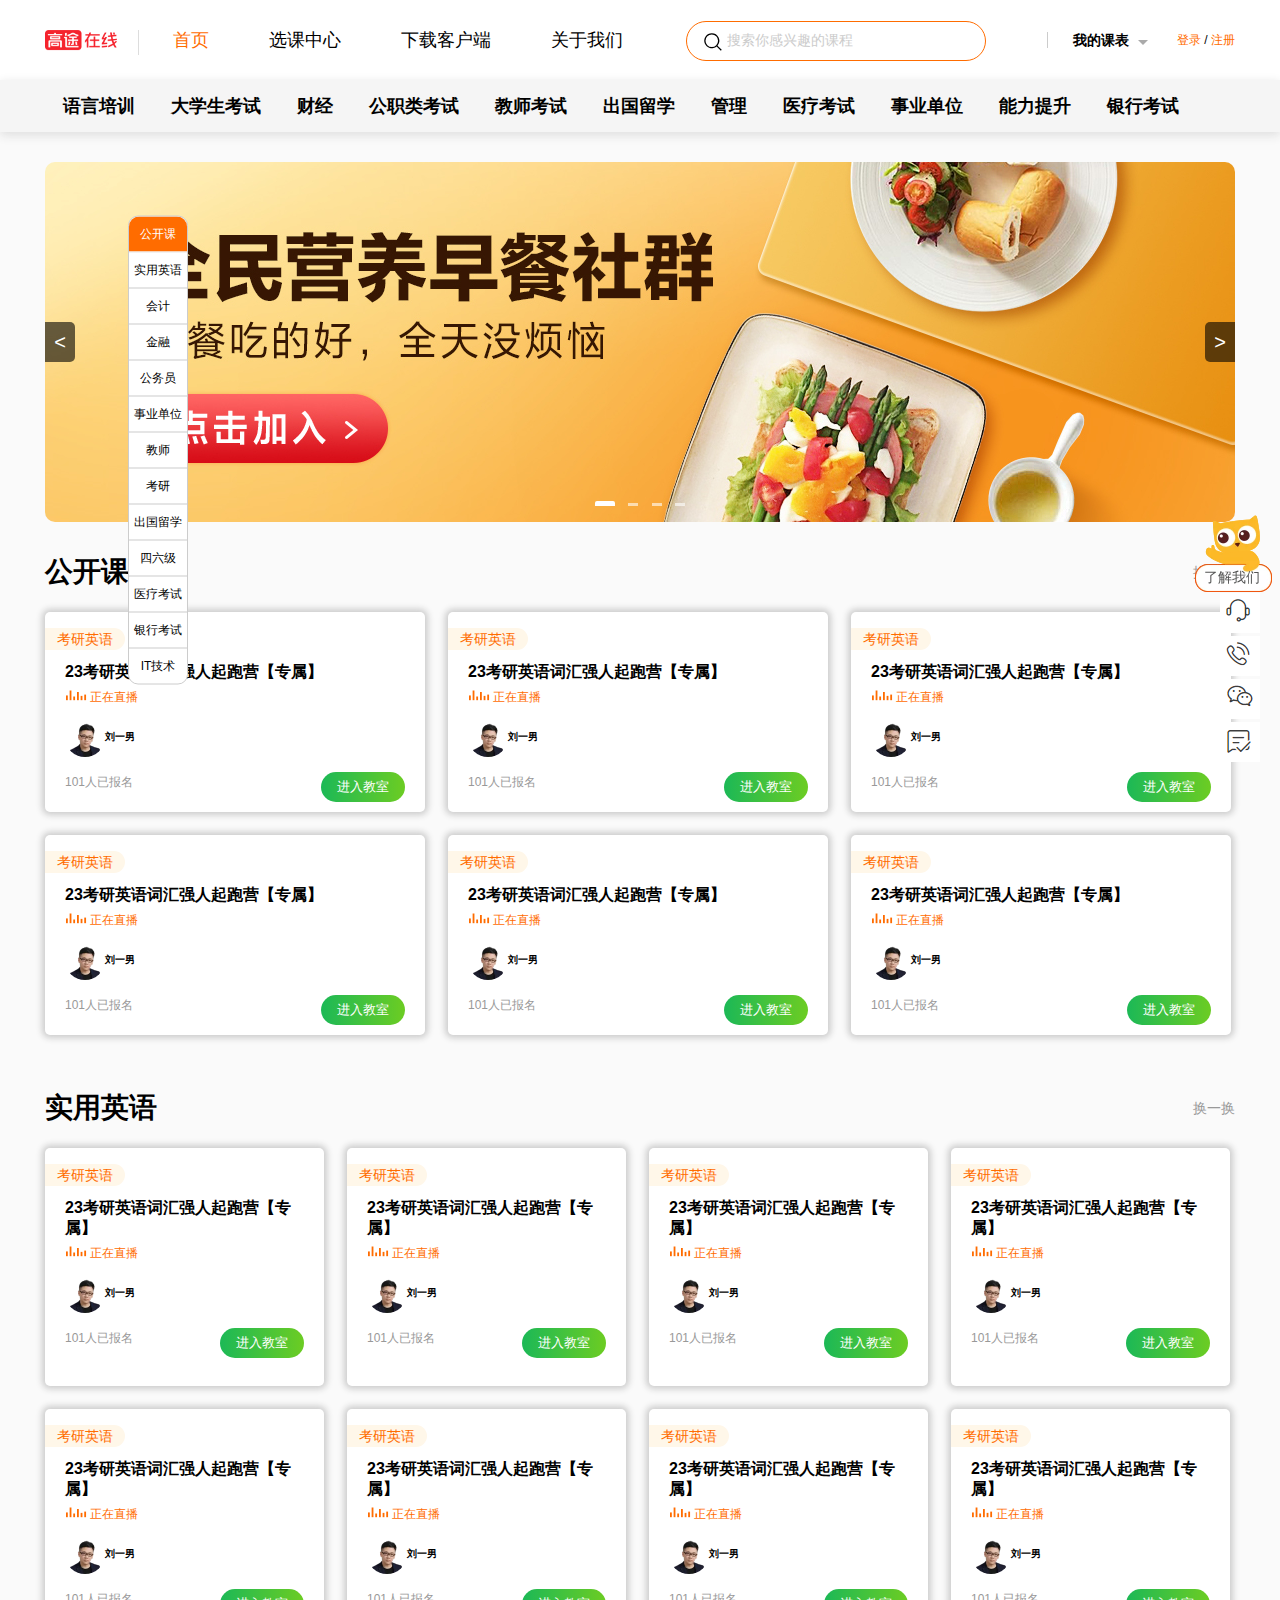
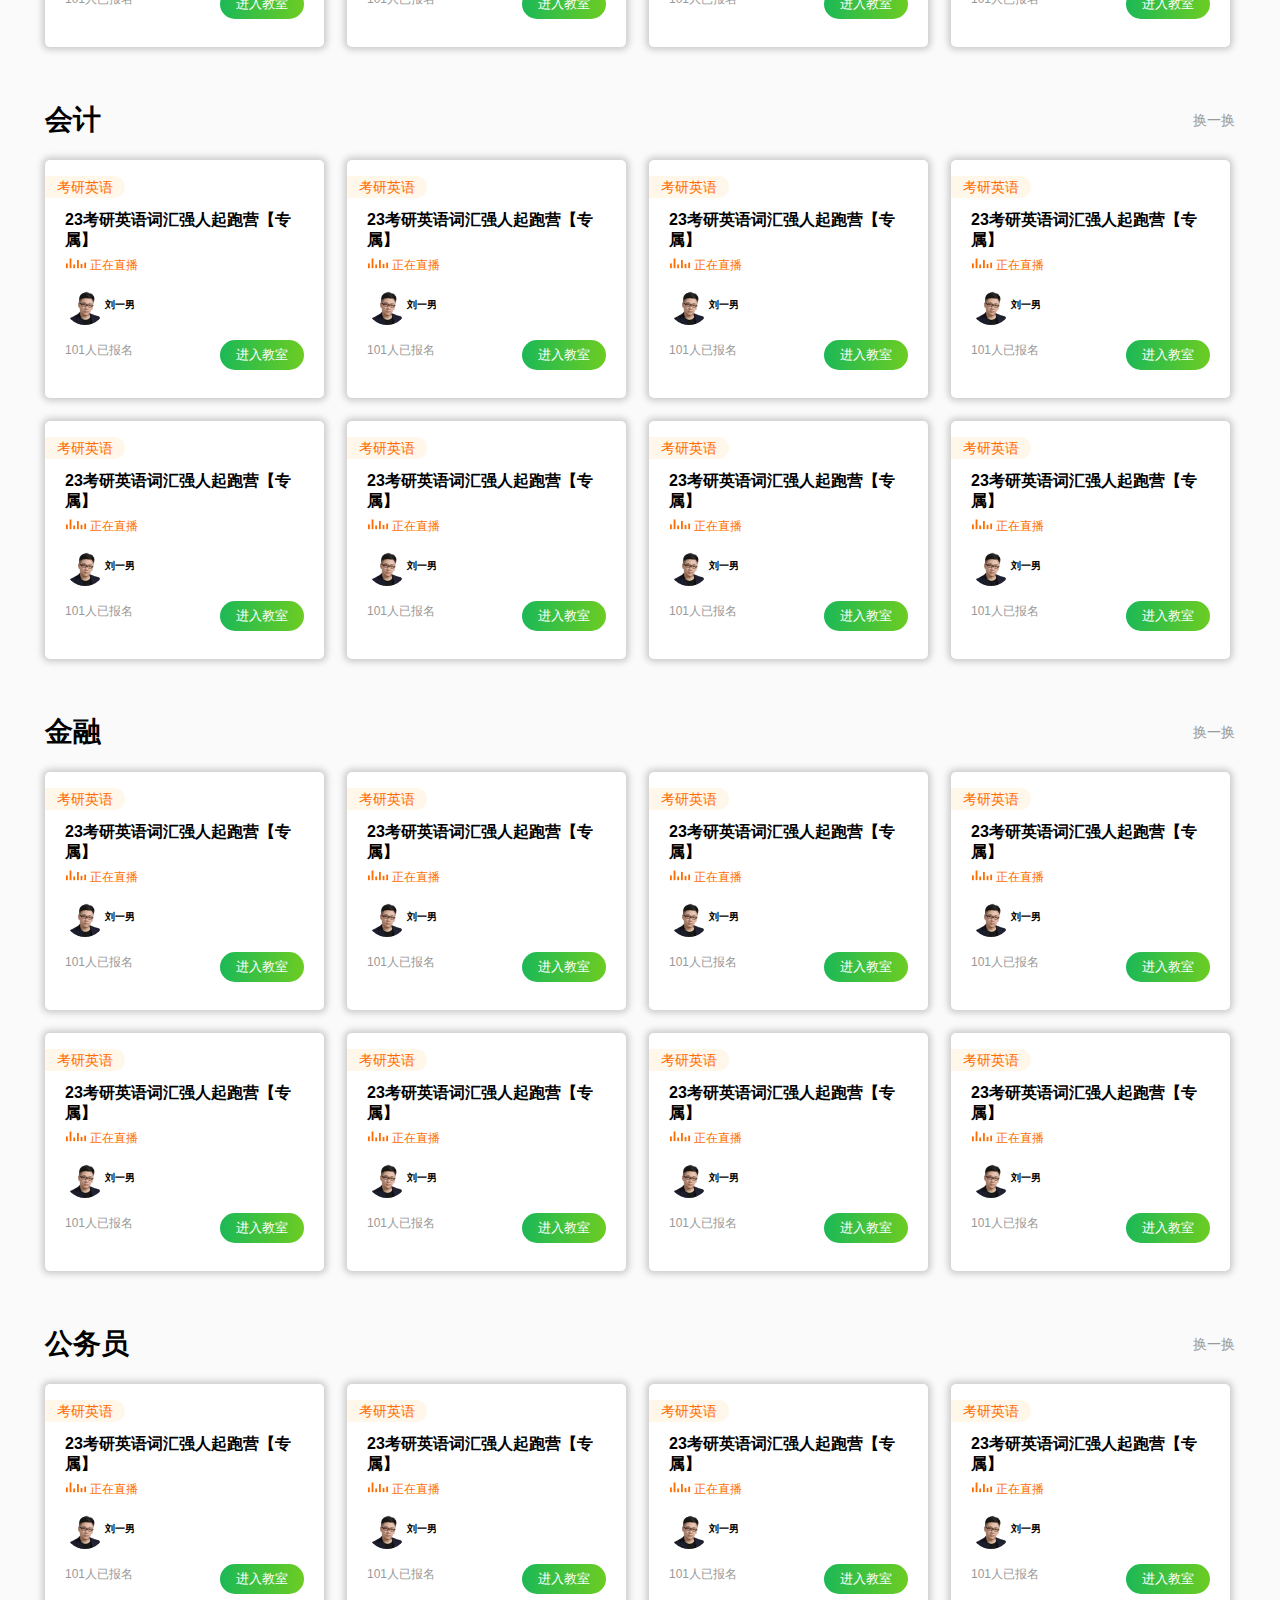
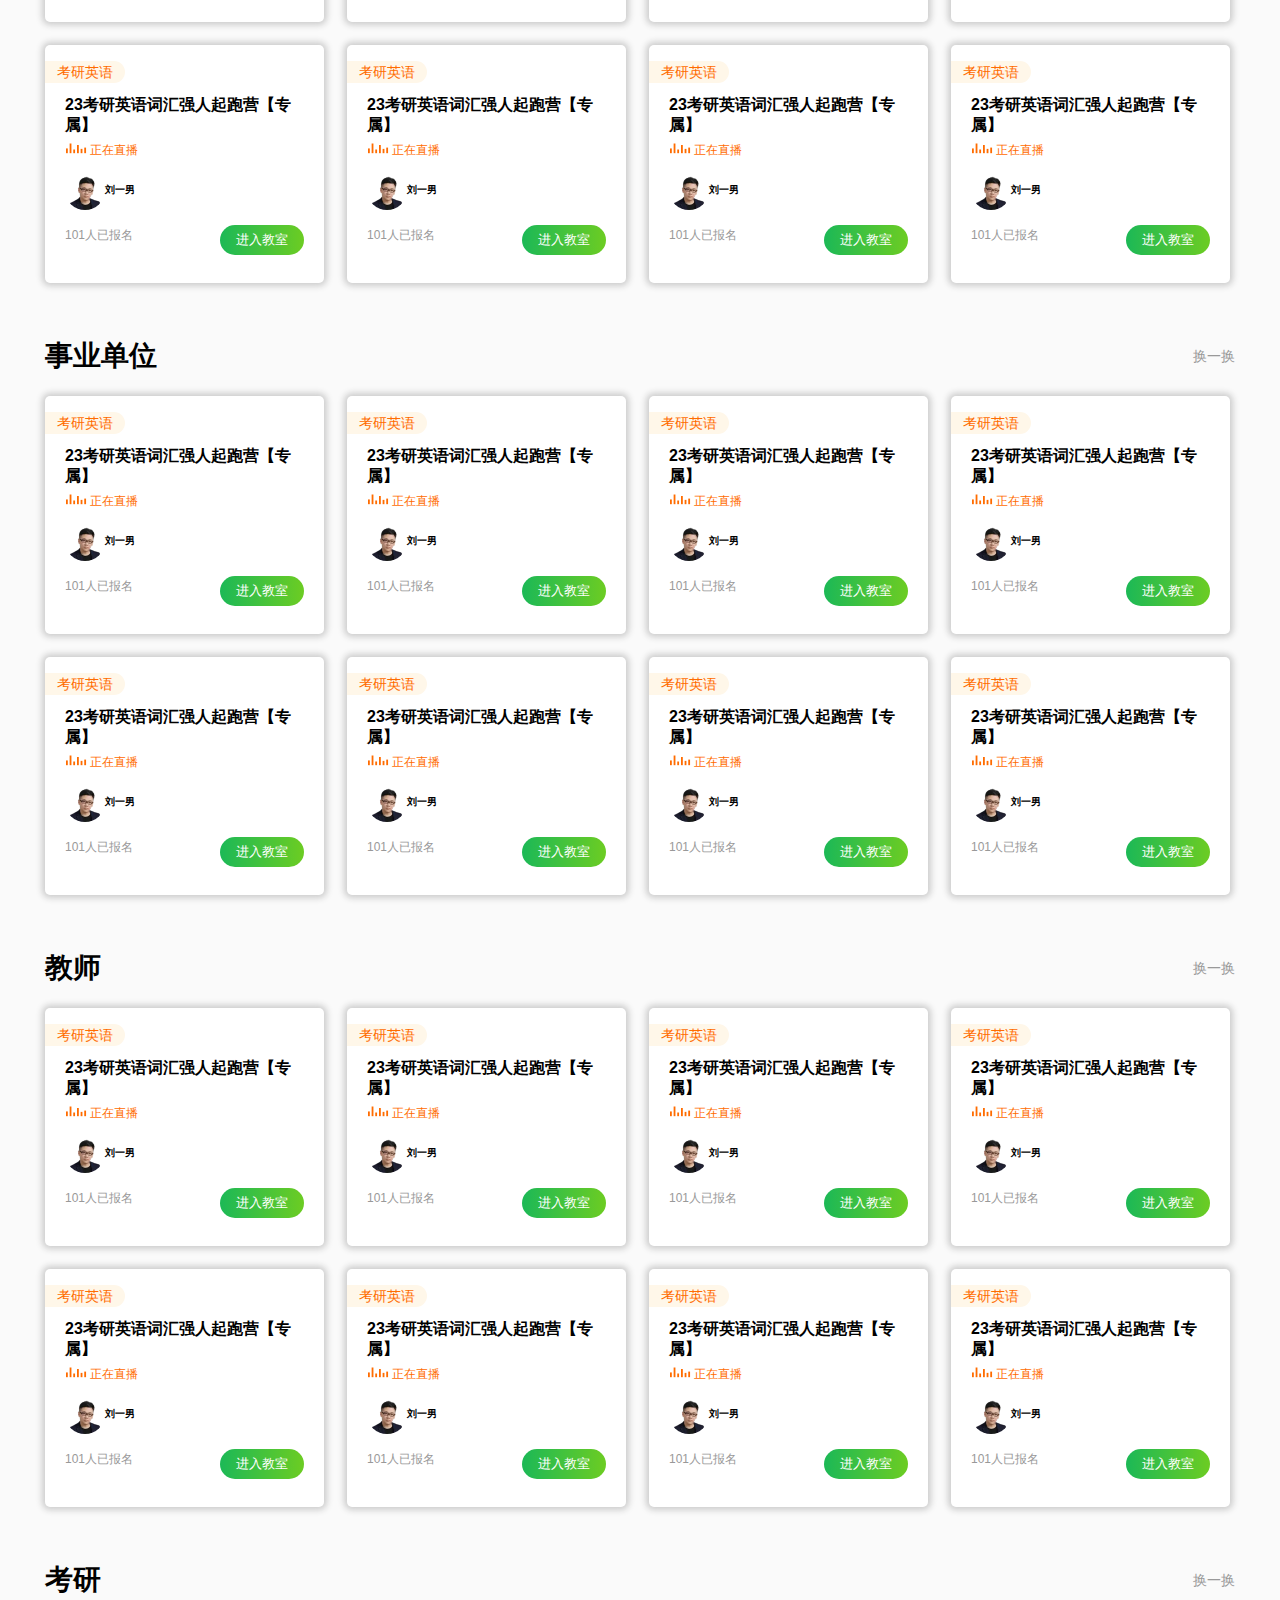
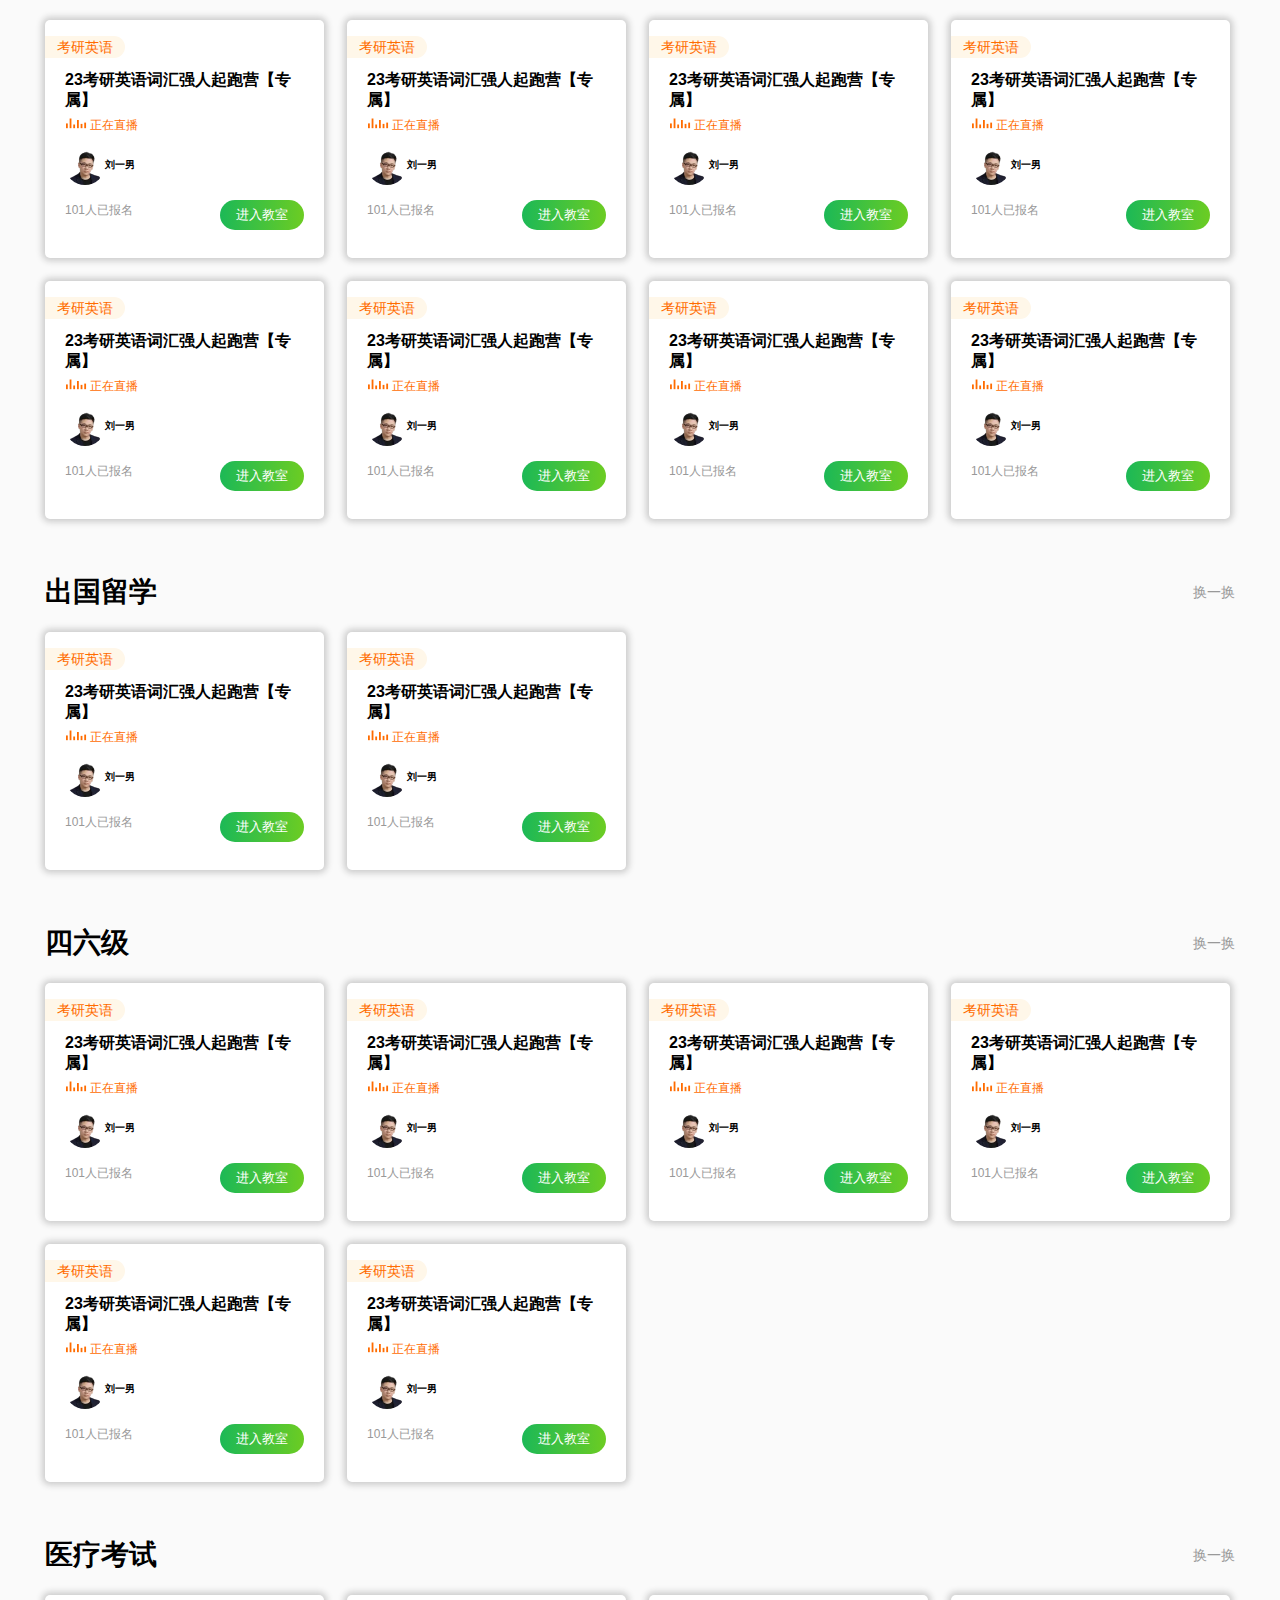
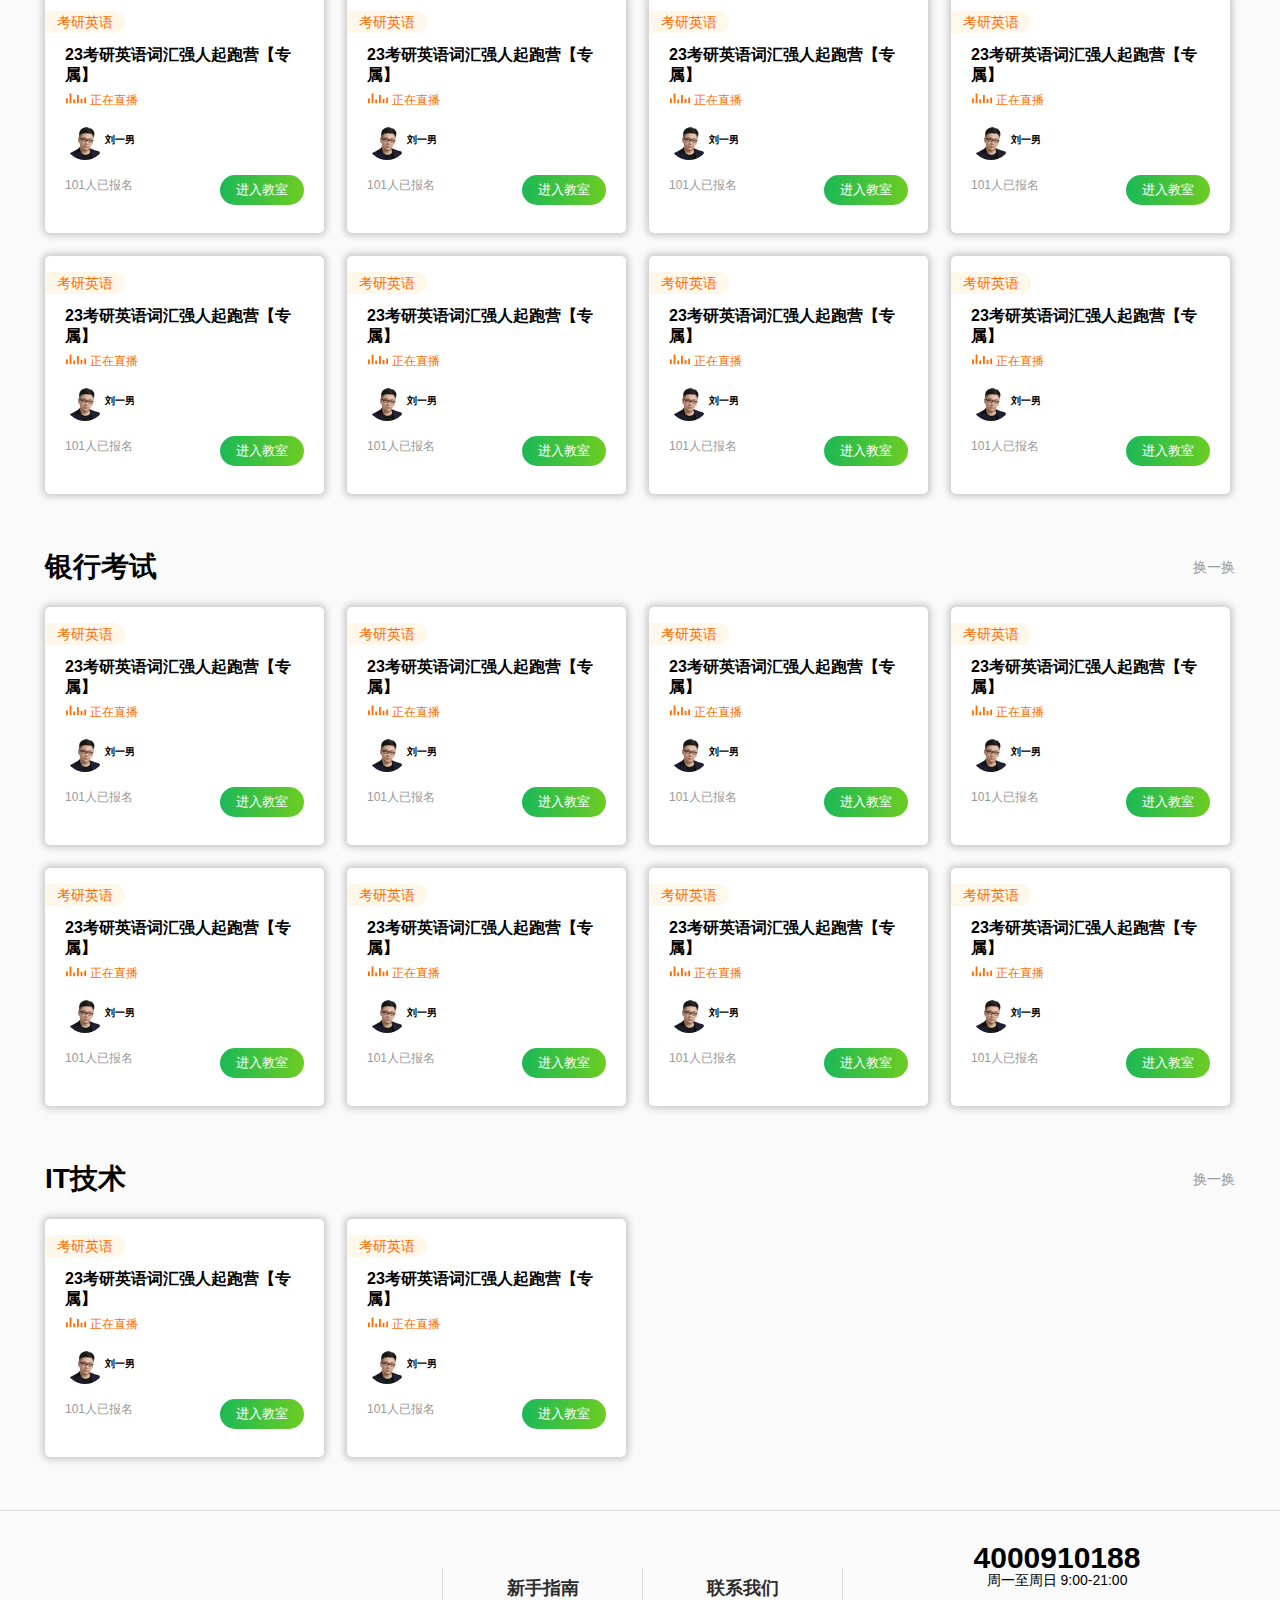
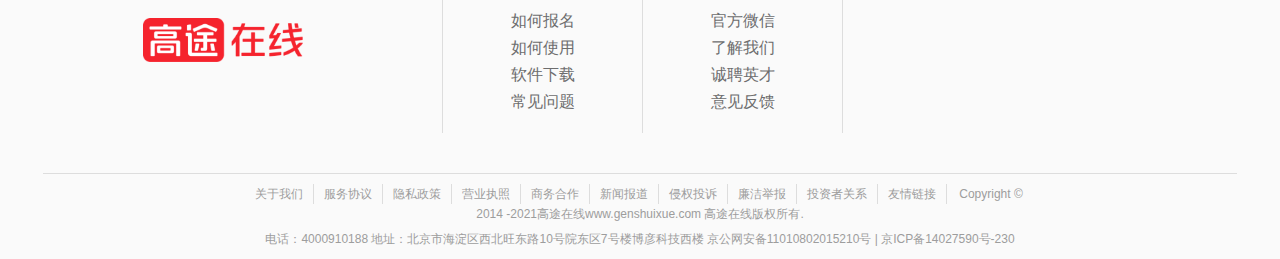
<file: index.html>
<!--
 * @Author: your name
 * @Date: 2021-12-28 15:12:07
 * @LastEditTime: 2021-12-30 00:33:48
 * @LastEditors: Please set LastEditors
 * @Description: 打开koroFileHeader查看配置 进行设置: https://github.com/OBKoro1/koro1FileHeader/wiki/%E9%85%8D%E7%BD%AE
 * @FilePath: \高途\index.html
-->
<!DOCTYPE html>
<html lang="en">

<head>
    <meta charset="UTF-8">
    <meta http-equiv="X-UA-Compatible" content="IE=edge">
    <meta name="viewport" content="width=device-width, initial-scale=1.0">
    <title>高途首页</title>
    <link rel="stylesheet" href="./css/index.css">
    <link rel="stylesheet" href="./css/animate.min.css">
    <link rel="stylesheet"
        href="https://at.alicdn.com/t/font_2963342_f9ky5v9v8t8.css?spm=a313x.7781069.1998910419.44&file=font_2963342_f9ky5v9v8t8.css">
        <link rel="stylesheet" href="./css/returnTOP.css">
</head>

<body>

    <header>
        <div class="top">
            <div class="topwrap w">
                <div class="logo">
                    <img src="./img/logo.png" alt="">
                    <h3>高途在线</h3>
                </div>
                <ul>
                    <li><a href="" style="color: #ff6c00;">首页</a></li>
                    <li><a href="./html/英语.html" class="a1">选课中心</a></li>
                    <li><a href="" class="a1">下载客户端</a></li>
                    <li>
                        <a href="" class="a1">关于我们</a>
                        <div class="hide">
                            <dt>
                            <dd><a href="">了解我们</a></dd>
                            <dd><a href="">教师资质</a></dd>
                            <dd><a href="">投资者关系</a></dd>
                            </dt>
                        </div>
                    </li>
                    <!-- <li><a href=""></a></li> -->
                </ul>
                <form action="">
                    <svg t="1640702003388" class="icon" viewBox="0 0 1024 1024" version="1.1"
                        xmlns="http://www.w3.org/2000/svg" p-id="667" width="20" height="20">
                        <path
                            d="M449.408 64a385.408 385.408 0 0 1 294.272 634.24L960 914.56l-45.44 45.44-216.32-216.32A385.408 385.408 0 1 1 449.408 64z m0 64.256a321.152 321.152 0 1 0 0 642.304 321.152 321.152 0 0 0 0-642.304z"
                            p-id="668"></path>
                    </svg>
                    <input type="text" placeholder="搜索你感兴趣的课程">
                </form>
                <div class="t-right">
                    <h3>
                        我的课表
                        <div class="hide">
                            <p><span>登录</span> 查看我的课表</p>
                        </div>
                    </h3>
                    <span><a href="">登录</a> / <a href="">注册</a></span>
                </div>
            </div>
        </div>
    </header>

    <nav>
        <div class="navwrap w">
            <ul>
                <li><a href="./html/英语.html" class="a2">语言培训</a>
                    <div class="hide">
                        <dt>
                        <dd><a href="./html/英语.html">英语</a></dd>
                        <dd><a href="./html/英语.html">职场英语</a></dd>
                        </dt>
                    </div>
                </li>
                <li><a href="./html/大学考试.html" class="a2">大学生考试</a>
                    <div class="hide">
                        <dt>
                        <dd><a href="./html/大学考试.html">考研</a></dd>
                        <dd><a href="./html/大学考试.html">四六级</a></dd>
                        <dd><a href="./html/大学考试.html">统招专升本</a></dd>
                        </dt>
                    </div>
                </li>
                <li><a href="./html/财经.html" class="a2">财经</a>
                    <div class="hide" style="left: -30px;">
                        <dt>
                        <dd><a href="./html/财经.html">财汇证书</a></dd>
                        <dd><a href="./html/财经.html">金融证书</a></dd>
                        </dt>
                    </div>
                </li>
                <li><a href="./html/公职类.html" class="a2">公职类考试</a>
                    <div class="hide">
                        <dt>
                        <dd><a href="./html/公职类.html">公务员</a></dd>

                        </dt>
                    </div>
                </li>
                <li><a href="./html/教师.html" class="a2">教师考试</a>
                    <div class="hide">
                        <dt>
                        <dd><a href="./html/教师.html">教师资格证</a></dd>
                        <dd><a href="./html/教师.html">教师招聘</a></dd>
                        <dd><a href="./html/教师.html">特岗教师</a></dd>
                        </dt>
                    </div>
                </li>
                <li><a href="./html/出国.html" class="a2">出国留学</a>
                    <div class="hide">
                        <dt>
                        <dd><a href="./html/出国.html">雅思</a></dd>
                        <dd><a href="./html/出国.html">托福</a></dd>

                        </dt>
                    </div>
                </li>
                <li><a href="" class="a2">管理</a>
                    <div class="hide" style="left:-30px;">
                        <dt>
                        <dd><a href="">管理</a></dd>
                        <dd><a href="">成长</a></dd>
                        </dt>
                    </div>
                </li>
                <li><a href="" class="a2">医疗考试</a>
                    <div class="hide">
                        <dt>
                        <dd><a href="">医疗事业单位考试</a></dd>
                        <dd><a href="">护士资格证</a></dd>
                        <dd><a href="">初级护师</a></dd>
                        <dd><a href="">主管护师</a></dd>
                        <dd><a href="">执业/助理医师</a></dd>
                        <dd><a href="">执业药师</a></dd>
                        <dd><a href="">职业技能</a></dd>
                        </dt>
                    </div>
                </li>
                <li><a href="" class="a2">事业单位</a>
                    <div class="hide">
                        <dt>
                        <dd><a href="">事业单位</a></dd>
                        <dd><a href="">三支一扶</a></dd>
                        <dd><a href="">军队文职</a></dd>
                        </dt>
                    </div>
                </li>
                <li><a href="" class="a2">能力提升</a>
                    <div class="hide">
                        <dt>
                        <dd><a href="">个人成长</a></dd>
                        <dd><a href="">IT技术</a></dd>
                        </dt>
                    </div>
                </li>
                <li><a href="" class="a2">银行考试</a>
                    <div class="hide">
                        <dt>
                        <dd><a href="">人民银行</a></dd>
                        <dd><a href="">商业银行</a></dd>
                        <dd><a href="">农信社</a></dd>
                        </dt>
                    </div>
                </li>
            </ul>
        </div>
    </nav>
    <!--? 轮播图 -->
    <div class="slider">
        <ul class="slider-body clear">
            <li class="slider-item">
                <a href="">
                    <img src="./img/con4.jpg" alt="" />
                </a>
            </li>
            <li class="slider-item">
                <a href="">
                    <img src="./img/con1.jpg" alt="" />
                </a>
            </li>
            <li class="slider-item">
                <a href="">
                    <img src="./img/con2.jpg" alt="" />
                </a>
            </li>
            <li class="slider-item">
                <a href="">
                    <img src="./img/con3.jpg" alt="" />
                </a>
            </li>
            <li class="slider-item">
                <a href="">
                    <img src="./img/con4.jpg" alt="" />
                </a>
            </li>
            <li class="slider-item">
                <a href="">
                    <img src="./img/con1.jpg" alt="" />
                </a>
            </li>


        </ul>
        <div class="indirector">
            <span class="idx on"></span>
            <span class="idx"></span>
            <span class="idx"></span>
            <span class="idx"></span>
        </div>
        <span class="btn btnleft"> &lt;</span>
        <span class="btn btnright"> &gt; </span>
    </div>
    <!--? 轮播图 -->

    <main class="w">
        <!--? 公开课 -->
        <div class="sort" id="gongkaike">
            <div class="title" id="gongkaoke">
                <h3>公开课</h3>
                <p><a href="">换一换</a> <span class="iconfont icon-shuaxin"></span></p>
            </div>
            <div class="content">
                <div class="item">
                    <div class="item-top">
                        <p>考研英语</p>
                    </div>
                    <div class="item-m">
                        <p>23考研英语词汇强人起跑营【专属】</p>
                        <p><img src="./img/yinbo.gif" alt=""> 正在直播</p>
                        <h5><span class="tc"><img src="./img/tc.webp" alt=""></span><span>刘一男</span></h5>
                        <div class="item-b">
                            <span>101人已报名</span>
                            <button>进入教室</button>
                        </div>
                    </div>
                </div>
                <div class="item">
                    <div class="item-top">
                        <p>考研英语</p>
                    </div>
                    <div class="item-m">
                        <p>23考研英语词汇强人起跑营【专属】</p>
                        <p><img src="./img/yinbo.gif" alt=""> 正在直播</p>
                        <h5><span class="tc"><img src="./img/tc.webp" alt=""></span><span>刘一男</span></h5>
                        <div class="item-b">
                            <span>101人已报名</span>
                            <button>进入教室</button>
                        </div>
                    </div>
                </div>
                <div class="item">
                    <div class="item-top">
                        <p>考研英语</p>
                    </div>
                    <div class="item-m">
                        <p>23考研英语词汇强人起跑营【专属】</p>
                        <p><img src="./img/yinbo.gif" alt=""> 正在直播</p>
                        <h5><span class="tc"><img src="./img/tc.webp" alt=""></span><span>刘一男</span></h5>
                        <div class="item-b">
                            <span>101人已报名</span>
                            <button>进入教室</button>
                        </div>
                    </div>
                </div>
                <div class="item">
                    <div class="item-top">
                        <p>考研英语</p>
                    </div>
                    <div class="item-m">
                        <p>23考研英语词汇强人起跑营【专属】</p>
                        <p><img src="./img/yinbo.gif" alt=""> 正在直播</p>
                        <h5><span class="tc"><img src="./img/tc.webp" alt=""></span><span>刘一男</span></h5>
                        <div class="item-b">
                            <span>101人已报名</span>
                            <button>进入教室</button>
                        </div>
                    </div>
                </div>
                <div class="item">
                    <div class="item-top">
                        <p>考研英语</p>
                    </div>
                    <div class="item-m">
                        <p>23考研英语词汇强人起跑营【专属】</p>
                        <p><img src="./img/yinbo.gif" alt=""> 正在直播</p>
                        <h5><span class="tc"><img src="./img/tc.webp" alt=""></span><span>刘一男</span></h5>
                        <div class="item-b">
                            <span>101人已报名</span>
                            <button>进入教室</button>
                        </div>
                    </div>
                </div>
                <div class="item">
                    <div class="item-top">
                        <p>考研英语</p>
                    </div>
                    <div class="item-m">
                        <p>23考研英语词汇强人起跑营【专属】</p>
                        <p><img src="./img/yinbo.gif" alt=""> 正在直播</p>
                        <h5><span class="tc"><img src="./img/tc.webp" alt=""></span><span>刘一男</span></h5>
                        <div class="item-b">
                            <span>101人已报名</span>
                            <button>进入教室</button>
                        </div>
                    </div>
                </div>

            </div>
        </div>
        <!--? 实用英语 -->
        <div class="sort sort1" id="yingyu">
            <div class="title">
                <h3>实用英语</h3>
                <p><a href="">换一换</a> <span class="iconfont icon-shuaxin"></span></p>
            </div>
            <div class="content">
                <div class="item">
                    <div class="item-top">
                        <p>考研英语</p>
                    </div>
                    <div class="item-m">
                        <p>23考研英语词汇强人起跑营【专属】</p>
                        <p><img src="./img/yinbo.gif" alt=""> 正在直播</p>
                        <h5><span class="tc"><img src="./img/tc.webp" alt=""></span><span>刘一男</span></h5>
                        <div class="item-b">
                            <span>101人已报名</span>
                            <button>进入教室</button>
                        </div>
                    </div>
                </div>
                <div class="item">
                    <div class="item-top">
                        <p>考研英语</p>
                    </div>
                    <div class="item-m">
                        <p>23考研英语词汇强人起跑营【专属】</p>
                        <p><img src="./img/yinbo.gif" alt=""> 正在直播</p>
                        <h5><span class="tc"><img src="./img/tc.webp" alt=""></span><span>刘一男</span></h5>
                        <div class="item-b">
                            <span>101人已报名</span>
                            <button>进入教室</button>
                        </div>
                    </div>
                </div>
                <div class="item">
                    <div class="item-top">
                        <p>考研英语</p>
                    </div>
                    <div class="item-m">
                        <p>23考研英语词汇强人起跑营【专属】</p>
                        <p><img src="./img/yinbo.gif" alt=""> 正在直播</p>
                        <h5><span class="tc"><img src="./img/tc.webp" alt=""></span><span>刘一男</span></h5>
                        <div class="item-b">
                            <span>101人已报名</span>
                            <button>进入教室</button>
                        </div>
                    </div>
                </div>
                <div class="item">
                    <div class="item-top">
                        <p>考研英语</p>
                    </div>
                    <div class="item-m">
                        <p>23考研英语词汇强人起跑营【专属】</p>
                        <p><img src="./img/yinbo.gif" alt=""> 正在直播</p>
                        <h5><span class="tc"><img src="./img/tc.webp" alt=""></span><span>刘一男</span></h5>
                        <div class="item-b">
                            <span>101人已报名</span>
                            <button>进入教室</button>
                        </div>
                    </div>
                </div>
                <div class="item">
                    <div class="item-top">
                        <p>考研英语</p>
                    </div>
                    <div class="item-m">
                        <p>23考研英语词汇强人起跑营【专属】</p>
                        <p><img src="./img/yinbo.gif" alt=""> 正在直播</p>
                        <h5><span class="tc"><img src="./img/tc.webp" alt=""></span><span>刘一男</span></h5>
                        <div class="item-b">
                            <span>101人已报名</span>
                            <button>进入教室</button>
                        </div>
                    </div>
                </div>
                <div class="item">
                    <div class="item-top">
                        <p>考研英语</p>
                    </div>
                    <div class="item-m">
                        <p>23考研英语词汇强人起跑营【专属】</p>
                        <p><img src="./img/yinbo.gif" alt=""> 正在直播</p>
                        <h5><span class="tc"><img src="./img/tc.webp" alt=""></span><span>刘一男</span></h5>
                        <div class="item-b">
                            <span>101人已报名</span>
                            <button>进入教室</button>
                        </div>
                    </div>
                </div>
                <div class="item">
                    <div class="item-top">
                        <p>考研英语</p>
                    </div>
                    <div class="item-m">
                        <p>23考研英语词汇强人起跑营【专属】</p>
                        <p><img src="./img/yinbo.gif" alt=""> 正在直播</p>
                        <h5><span class="tc"><img src="./img/tc.webp" alt=""></span><span>刘一男</span></h5>
                        <div class="item-b">
                            <span>101人已报名</span>
                            <button>进入教室</button>
                        </div>
                    </div>
                </div>
                <div class="item">
                    <div class="item-top">
                        <p>考研英语</p>
                    </div>
                    <div class="item-m">
                        <p>23考研英语词汇强人起跑营【专属】</p>
                        <p><img src="./img/yinbo.gif" alt=""> 正在直播</p>
                        <h5><span class="tc"><img src="./img/tc.webp" alt=""></span><span>刘一男</span></h5>
                        <div class="item-b">
                            <span>101人已报名</span>
                            <button>进入教室</button>
                        </div>
                    </div>
                </div>
            </div>
        </div>
        <!--? 会计 -->
        <div class="sort sort1" id="kuiji">
            <div class="title">
                <h3>会计</h3>
                <p><a href="">换一换</a> <span class="iconfont icon-shuaxin"></span></p>
            </div>
            <div class="content">
                <div class="item">
                    <div class="item-top">
                        <p>考研英语</p>
                    </div>
                    <div class="item-m">
                        <p>23考研英语词汇强人起跑营【专属】</p>
                        <p><img src="./img/yinbo.gif" alt=""> 正在直播</p>
                        <h5><span class="tc"><img src="./img/tc.webp" alt=""></span><span>刘一男</span></h5>
                        <div class="item-b">
                            <span>101人已报名</span>
                            <button>进入教室</button>
                        </div>
                    </div>
                </div>
                <div class="item">
                    <div class="item-top">
                        <p>考研英语</p>
                    </div>
                    <div class="item-m">
                        <p>23考研英语词汇强人起跑营【专属】</p>
                        <p><img src="./img/yinbo.gif" alt=""> 正在直播</p>
                        <h5><span class="tc"><img src="./img/tc.webp" alt=""></span><span>刘一男</span></h5>
                        <div class="item-b">
                            <span>101人已报名</span>
                            <button>进入教室</button>
                        </div>
                    </div>
                </div>
                <div class="item">
                    <div class="item-top">
                        <p>考研英语</p>
                    </div>
                    <div class="item-m">
                        <p>23考研英语词汇强人起跑营【专属】</p>
                        <p><img src="./img/yinbo.gif" alt=""> 正在直播</p>
                        <h5><span class="tc"><img src="./img/tc.webp" alt=""></span><span>刘一男</span></h5>
                        <div class="item-b">
                            <span>101人已报名</span>
                            <button>进入教室</button>
                        </div>
                    </div>
                </div>
                <div class="item">
                    <div class="item-top">
                        <p>考研英语</p>
                    </div>
                    <div class="item-m">
                        <p>23考研英语词汇强人起跑营【专属】</p>
                        <p><img src="./img/yinbo.gif" alt=""> 正在直播</p>
                        <h5><span class="tc"><img src="./img/tc.webp" alt=""></span><span>刘一男</span></h5>
                        <div class="item-b">
                            <span>101人已报名</span>
                            <button>进入教室</button>
                        </div>
                    </div>
                </div>
                <div class="item">
                    <div class="item-top">
                        <p>考研英语</p>
                    </div>
                    <div class="item-m">
                        <p>23考研英语词汇强人起跑营【专属】</p>
                        <p><img src="./img/yinbo.gif" alt=""> 正在直播</p>
                        <h5><span class="tc"><img src="./img/tc.webp" alt=""></span><span>刘一男</span></h5>
                        <div class="item-b">
                            <span>101人已报名</span>
                            <button>进入教室</button>
                        </div>
                    </div>
                </div>
                <div class="item">
                    <div class="item-top">
                        <p>考研英语</p>
                    </div>
                    <div class="item-m">
                        <p>23考研英语词汇强人起跑营【专属】</p>
                        <p><img src="./img/yinbo.gif" alt=""> 正在直播</p>
                        <h5><span class="tc"><img src="./img/tc.webp" alt=""></span><span>刘一男</span></h5>
                        <div class="item-b">
                            <span>101人已报名</span>
                            <button>进入教室</button>
                        </div>
                    </div>
                </div>
                <div class="item">
                    <div class="item-top">
                        <p>考研英语</p>
                    </div>
                    <div class="item-m">
                        <p>23考研英语词汇强人起跑营【专属】</p>
                        <p><img src="./img/yinbo.gif" alt=""> 正在直播</p>
                        <h5><span class="tc"><img src="./img/tc.webp" alt=""></span><span>刘一男</span></h5>
                        <div class="item-b">
                            <span>101人已报名</span>
                            <button>进入教室</button>
                        </div>
                    </div>
                </div>
                <div class="item">
                    <div class="item-top">
                        <p>考研英语</p>
                    </div>
                    <div class="item-m">
                        <p>23考研英语词汇强人起跑营【专属】</p>
                        <p><img src="./img/yinbo.gif" alt=""> 正在直播</p>
                        <h5><span class="tc"><img src="./img/tc.webp" alt=""></span><span>刘一男</span></h5>
                        <div class="item-b">
                            <span>101人已报名</span>
                            <button>进入教室</button>
                        </div>
                    </div>
                </div>
            </div>
        </div>
        <!--? 金融 -->
        <div class="sort sort1" id="jinrong">
            <div class="title">
                <h3>金融</h3>
                <p><a href="">换一换</a> <span class="iconfont icon-shuaxin"></span></p>
            </div>
            <div class="content">
                <div class="item">
                    <div class="item-top">
                        <p>考研英语</p>
                    </div>
                    <div class="item-m">
                        <p>23考研英语词汇强人起跑营【专属】</p>
                        <p><img src="./img/yinbo.gif" alt=""> 正在直播</p>
                        <h5><span class="tc"><img src="./img/tc.webp" alt=""></span><span>刘一男</span></h5>
                        <div class="item-b">
                            <span>101人已报名</span>
                            <button>进入教室</button>
                        </div>
                    </div>
                </div>
                <div class="item">
                    <div class="item-top">
                        <p>考研英语</p>
                    </div>
                    <div class="item-m">
                        <p>23考研英语词汇强人起跑营【专属】</p>
                        <p><img src="./img/yinbo.gif" alt=""> 正在直播</p>
                        <h5><span class="tc"><img src="./img/tc.webp" alt=""></span><span>刘一男</span></h5>
                        <div class="item-b">
                            <span>101人已报名</span>
                            <button>进入教室</button>
                        </div>
                    </div>
                </div>
                <div class="item">
                    <div class="item-top">
                        <p>考研英语</p>
                    </div>
                    <div class="item-m">
                        <p>23考研英语词汇强人起跑营【专属】</p>
                        <p><img src="./img/yinbo.gif" alt=""> 正在直播</p>
                        <h5><span class="tc"><img src="./img/tc.webp" alt=""></span><span>刘一男</span></h5>
                        <div class="item-b">
                            <span>101人已报名</span>
                            <button>进入教室</button>
                        </div>
                    </div>
                </div>
                <div class="item">
                    <div class="item-top">
                        <p>考研英语</p>
                    </div>
                    <div class="item-m">
                        <p>23考研英语词汇强人起跑营【专属】</p>
                        <p><img src="./img/yinbo.gif" alt=""> 正在直播</p>
                        <h5><span class="tc"><img src="./img/tc.webp" alt=""></span><span>刘一男</span></h5>
                        <div class="item-b">
                            <span>101人已报名</span>
                            <button>进入教室</button>
                        </div>
                    </div>
                </div>
                <div class="item">
                    <div class="item-top">
                        <p>考研英语</p>
                    </div>
                    <div class="item-m">
                        <p>23考研英语词汇强人起跑营【专属】</p>
                        <p><img src="./img/yinbo.gif" alt=""> 正在直播</p>
                        <h5><span class="tc"><img src="./img/tc.webp" alt=""></span><span>刘一男</span></h5>
                        <div class="item-b">
                            <span>101人已报名</span>
                            <button>进入教室</button>
                        </div>
                    </div>
                </div>
                <div class="item">
                    <div class="item-top">
                        <p>考研英语</p>
                    </div>
                    <div class="item-m">
                        <p>23考研英语词汇强人起跑营【专属】</p>
                        <p><img src="./img/yinbo.gif" alt=""> 正在直播</p>
                        <h5><span class="tc"><img src="./img/tc.webp" alt=""></span><span>刘一男</span></h5>
                        <div class="item-b">
                            <span>101人已报名</span>
                            <button>进入教室</button>
                        </div>
                    </div>
                </div>
                <div class="item">
                    <div class="item-top">
                        <p>考研英语</p>
                    </div>
                    <div class="item-m">
                        <p>23考研英语词汇强人起跑营【专属】</p>
                        <p><img src="./img/yinbo.gif" alt=""> 正在直播</p>
                        <h5><span class="tc"><img src="./img/tc.webp" alt=""></span><span>刘一男</span></h5>
                        <div class="item-b">
                            <span>101人已报名</span>
                            <button>进入教室</button>
                        </div>
                    </div>
                </div>
                <div class="item">
                    <div class="item-top">
                        <p>考研英语</p>
                    </div>
                    <div class="item-m">
                        <p>23考研英语词汇强人起跑营【专属】</p>
                        <p><img src="./img/yinbo.gif" alt=""> 正在直播</p>
                        <h5><span class="tc"><img src="./img/tc.webp" alt=""></span><span>刘一男</span></h5>
                        <div class="item-b">
                            <span>101人已报名</span>
                            <button>进入教室</button>
                        </div>
                    </div>
                </div>
            </div>
        </div>
        <!--? 公务员 -->
        <div class="sort sort1" id="gongwuyuan">
            <div class="title">
                <h3>公务员</h3>
                <p><a href="">换一换</a> <span class="iconfont icon-shuaxin"></span></p>
            </div>
            <div class="content">
                <div class="item">
                    <div class="item-top">
                        <p>考研英语</p>
                    </div>
                    <div class="item-m">
                        <p>23考研英语词汇强人起跑营【专属】</p>
                        <p><img src="./img/yinbo.gif" alt=""> 正在直播</p>
                        <h5><span class="tc"><img src="./img/tc.webp" alt=""></span><span>刘一男</span></h5>
                        <div class="item-b">
                            <span>101人已报名</span>
                            <button>进入教室</button>
                        </div>
                    </div>
                </div>
                <div class="item">
                    <div class="item-top">
                        <p>考研英语</p>
                    </div>
                    <div class="item-m">
                        <p>23考研英语词汇强人起跑营【专属】</p>
                        <p><img src="./img/yinbo.gif" alt=""> 正在直播</p>
                        <h5><span class="tc"><img src="./img/tc.webp" alt=""></span><span>刘一男</span></h5>
                        <div class="item-b">
                            <span>101人已报名</span>
                            <button>进入教室</button>
                        </div>
                    </div>
                </div>
                <div class="item">
                    <div class="item-top">
                        <p>考研英语</p>
                    </div>
                    <div class="item-m">
                        <p>23考研英语词汇强人起跑营【专属】</p>
                        <p><img src="./img/yinbo.gif" alt=""> 正在直播</p>
                        <h5><span class="tc"><img src="./img/tc.webp" alt=""></span><span>刘一男</span></h5>
                        <div class="item-b">
                            <span>101人已报名</span>
                            <button>进入教室</button>
                        </div>
                    </div>
                </div>
                <div class="item">
                    <div class="item-top">
                        <p>考研英语</p>
                    </div>
                    <div class="item-m">
                        <p>23考研英语词汇强人起跑营【专属】</p>
                        <p><img src="./img/yinbo.gif" alt=""> 正在直播</p>
                        <h5><span class="tc"><img src="./img/tc.webp" alt=""></span><span>刘一男</span></h5>
                        <div class="item-b">
                            <span>101人已报名</span>
                            <button>进入教室</button>
                        </div>
                    </div>
                </div>
                <div class="item">
                    <div class="item-top">
                        <p>考研英语</p>
                    </div>
                    <div class="item-m">
                        <p>23考研英语词汇强人起跑营【专属】</p>
                        <p><img src="./img/yinbo.gif" alt=""> 正在直播</p>
                        <h5><span class="tc"><img src="./img/tc.webp" alt=""></span><span>刘一男</span></h5>
                        <div class="item-b">
                            <span>101人已报名</span>
                            <button>进入教室</button>
                        </div>
                    </div>
                </div>
                <div class="item">
                    <div class="item-top">
                        <p>考研英语</p>
                    </div>
                    <div class="item-m">
                        <p>23考研英语词汇强人起跑营【专属】</p>
                        <p><img src="./img/yinbo.gif" alt=""> 正在直播</p>
                        <h5><span class="tc"><img src="./img/tc.webp" alt=""></span><span>刘一男</span></h5>
                        <div class="item-b">
                            <span>101人已报名</span>
                            <button>进入教室</button>
                        </div>
                    </div>
                </div>
                <div class="item">
                    <div class="item-top">
                        <p>考研英语</p>
                    </div>
                    <div class="item-m">
                        <p>23考研英语词汇强人起跑营【专属】</p>
                        <p><img src="./img/yinbo.gif" alt=""> 正在直播</p>
                        <h5><span class="tc"><img src="./img/tc.webp" alt=""></span><span>刘一男</span></h5>
                        <div class="item-b">
                            <span>101人已报名</span>
                            <button>进入教室</button>
                        </div>
                    </div>
                </div>
                <div class="item">
                    <div class="item-top">
                        <p>考研英语</p>
                    </div>
                    <div class="item-m">
                        <p>23考研英语词汇强人起跑营【专属】</p>
                        <p><img src="./img/yinbo.gif" alt=""> 正在直播</p>
                        <h5><span class="tc"><img src="./img/tc.webp" alt=""></span><span>刘一男</span></h5>
                        <div class="item-b">
                            <span>101人已报名</span>
                            <button>进入教室</button>
                        </div>
                    </div>
                </div>
            </div>
        </div>
        <!--? 事业单位 -->
        <div class="sort sort1" id="shiyedanwei">
            <div class="title">
                <h3>事业单位</h3>
                <p><a href="">换一换</a> <span class="iconfont icon-shuaxin"></span></p>
            </div>
            <div class="content">
                <div class="item">
                    <div class="item-top">
                        <p>考研英语</p>
                    </div>
                    <div class="item-m">
                        <p>23考研英语词汇强人起跑营【专属】</p>
                        <p><img src="./img/yinbo.gif" alt=""> 正在直播</p>
                        <h5><span class="tc"><img src="./img/tc.webp" alt=""></span><span>刘一男</span></h5>
                        <div class="item-b">
                            <span>101人已报名</span>
                            <button>进入教室</button>
                        </div>
                    </div>
                </div>
                <div class="item">
                    <div class="item-top">
                        <p>考研英语</p>
                    </div>
                    <div class="item-m">
                        <p>23考研英语词汇强人起跑营【专属】</p>
                        <p><img src="./img/yinbo.gif" alt=""> 正在直播</p>
                        <h5><span class="tc"><img src="./img/tc.webp" alt=""></span><span>刘一男</span></h5>
                        <div class="item-b">
                            <span>101人已报名</span>
                            <button>进入教室</button>
                        </div>
                    </div>
                </div>
                <div class="item">
                    <div class="item-top">
                        <p>考研英语</p>
                    </div>
                    <div class="item-m">
                        <p>23考研英语词汇强人起跑营【专属】</p>
                        <p><img src="./img/yinbo.gif" alt=""> 正在直播</p>
                        <h5><span class="tc"><img src="./img/tc.webp" alt=""></span><span>刘一男</span></h5>
                        <div class="item-b">
                            <span>101人已报名</span>
                            <button>进入教室</button>
                        </div>
                    </div>
                </div>
                <div class="item">
                    <div class="item-top">
                        <p>考研英语</p>
                    </div>
                    <div class="item-m">
                        <p>23考研英语词汇强人起跑营【专属】</p>
                        <p><img src="./img/yinbo.gif" alt=""> 正在直播</p>
                        <h5><span class="tc"><img src="./img/tc.webp" alt=""></span><span>刘一男</span></h5>
                        <div class="item-b">
                            <span>101人已报名</span>
                            <button>进入教室</button>
                        </div>
                    </div>
                </div>
                <div class="item">
                    <div class="item-top">
                        <p>考研英语</p>
                    </div>
                    <div class="item-m">
                        <p>23考研英语词汇强人起跑营【专属】</p>
                        <p><img src="./img/yinbo.gif" alt=""> 正在直播</p>
                        <h5><span class="tc"><img src="./img/tc.webp" alt=""></span><span>刘一男</span></h5>
                        <div class="item-b">
                            <span>101人已报名</span>
                            <button>进入教室</button>
                        </div>
                    </div>
                </div>
                <div class="item">
                    <div class="item-top">
                        <p>考研英语</p>
                    </div>
                    <div class="item-m">
                        <p>23考研英语词汇强人起跑营【专属】</p>
                        <p><img src="./img/yinbo.gif" alt=""> 正在直播</p>
                        <h5><span class="tc"><img src="./img/tc.webp" alt=""></span><span>刘一男</span></h5>
                        <div class="item-b">
                            <span>101人已报名</span>
                            <button>进入教室</button>
                        </div>
                    </div>
                </div>
                <div class="item">
                    <div class="item-top">
                        <p>考研英语</p>
                    </div>
                    <div class="item-m">
                        <p>23考研英语词汇强人起跑营【专属】</p>
                        <p><img src="./img/yinbo.gif" alt=""> 正在直播</p>
                        <h5><span class="tc"><img src="./img/tc.webp" alt=""></span><span>刘一男</span></h5>
                        <div class="item-b">
                            <span>101人已报名</span>
                            <button>进入教室</button>
                        </div>
                    </div>
                </div>
                <div class="item">
                    <div class="item-top">
                        <p>考研英语</p>
                    </div>
                    <div class="item-m">
                        <p>23考研英语词汇强人起跑营【专属】</p>
                        <p><img src="./img/yinbo.gif" alt=""> 正在直播</p>
                        <h5><span class="tc"><img src="./img/tc.webp" alt=""></span><span>刘一男</span></h5>
                        <div class="item-b">
                            <span>101人已报名</span>
                            <button>进入教室</button>
                        </div>
                    </div>
                </div>
            </div>
        </div>
        <!--? 教师 -->
        <div class="sort sort1" id="jiaoshi">
            <div class="title">
                <h3>教师</h3>
                <p><a href="">换一换</a> <span class="iconfont icon-shuaxin"></span></p>
            </div>
            <div class="content">
                <div class="item">
                    <div class="item-top">
                        <p>考研英语</p>
                    </div>
                    <div class="item-m">
                        <p>23考研英语词汇强人起跑营【专属】</p>
                        <p><img src="./img/yinbo.gif" alt=""> 正在直播</p>
                        <h5><span class="tc"><img src="./img/tc.webp" alt=""></span><span>刘一男</span></h5>
                        <div class="item-b">
                            <span>101人已报名</span>
                            <button>进入教室</button>
                        </div>
                    </div>
                </div>
                <div class="item">
                    <div class="item-top">
                        <p>考研英语</p>
                    </div>
                    <div class="item-m">
                        <p>23考研英语词汇强人起跑营【专属】</p>
                        <p><img src="./img/yinbo.gif" alt=""> 正在直播</p>
                        <h5><span class="tc"><img src="./img/tc.webp" alt=""></span><span>刘一男</span></h5>
                        <div class="item-b">
                            <span>101人已报名</span>
                            <button>进入教室</button>
                        </div>
                    </div>
                </div>
                <div class="item">
                    <div class="item-top">
                        <p>考研英语</p>
                    </div>
                    <div class="item-m">
                        <p>23考研英语词汇强人起跑营【专属】</p>
                        <p><img src="./img/yinbo.gif" alt=""> 正在直播</p>
                        <h5><span class="tc"><img src="./img/tc.webp" alt=""></span><span>刘一男</span></h5>
                        <div class="item-b">
                            <span>101人已报名</span>
                            <button>进入教室</button>
                        </div>
                    </div>
                </div>
                <div class="item">
                    <div class="item-top">
                        <p>考研英语</p>
                    </div>
                    <div class="item-m">
                        <p>23考研英语词汇强人起跑营【专属】</p>
                        <p><img src="./img/yinbo.gif" alt=""> 正在直播</p>
                        <h5><span class="tc"><img src="./img/tc.webp" alt=""></span><span>刘一男</span></h5>
                        <div class="item-b">
                            <span>101人已报名</span>
                            <button>进入教室</button>
                        </div>
                    </div>
                </div>
                <div class="item">
                    <div class="item-top">
                        <p>考研英语</p>
                    </div>
                    <div class="item-m">
                        <p>23考研英语词汇强人起跑营【专属】</p>
                        <p><img src="./img/yinbo.gif" alt=""> 正在直播</p>
                        <h5><span class="tc"><img src="./img/tc.webp" alt=""></span><span>刘一男</span></h5>
                        <div class="item-b">
                            <span>101人已报名</span>
                            <button>进入教室</button>
                        </div>
                    </div>
                </div>
                <div class="item">
                    <div class="item-top">
                        <p>考研英语</p>
                    </div>
                    <div class="item-m">
                        <p>23考研英语词汇强人起跑营【专属】</p>
                        <p><img src="./img/yinbo.gif" alt=""> 正在直播</p>
                        <h5><span class="tc"><img src="./img/tc.webp" alt=""></span><span>刘一男</span></h5>
                        <div class="item-b">
                            <span>101人已报名</span>
                            <button>进入教室</button>
                        </div>
                    </div>
                </div>
                <div class="item">
                    <div class="item-top">
                        <p>考研英语</p>
                    </div>
                    <div class="item-m">
                        <p>23考研英语词汇强人起跑营【专属】</p>
                        <p><img src="./img/yinbo.gif" alt=""> 正在直播</p>
                        <h5><span class="tc"><img src="./img/tc.webp" alt=""></span><span>刘一男</span></h5>
                        <div class="item-b">
                            <span>101人已报名</span>
                            <button>进入教室</button>
                        </div>
                    </div>
                </div>
                <div class="item">
                    <div class="item-top">
                        <p>考研英语</p>
                    </div>
                    <div class="item-m">
                        <p>23考研英语词汇强人起跑营【专属】</p>
                        <p><img src="./img/yinbo.gif" alt=""> 正在直播</p>
                        <h5><span class="tc"><img src="./img/tc.webp" alt=""></span><span>刘一男</span></h5>
                        <div class="item-b">
                            <span>101人已报名</span>
                            <button>进入教室</button>
                        </div>
                    </div>
                </div>
            </div>
        </div>
        <!--? 考研 -->
        <div class="sort sort1" id="kaoyan">
            <div class="title">
                <h3>考研</h3>
                <p><a href="">换一换</a> <span class="iconfont icon-shuaxin"></span></p>
            </div>
            <div class="content">
                <div class="item">
                    <div class="item-top">
                        <p>考研英语</p>
                    </div>
                    <div class="item-m">
                        <p>23考研英语词汇强人起跑营【专属】</p>
                        <p><img src="./img/yinbo.gif" alt=""> 正在直播</p>
                        <h5><span class="tc"><img src="./img/tc.webp" alt=""></span><span>刘一男</span></h5>
                        <div class="item-b">
                            <span>101人已报名</span>
                            <button>进入教室</button>
                        </div>
                    </div>
                </div>
                <div class="item">
                    <div class="item-top">
                        <p>考研英语</p>
                    </div>
                    <div class="item-m">
                        <p>23考研英语词汇强人起跑营【专属】</p>
                        <p><img src="./img/yinbo.gif" alt=""> 正在直播</p>
                        <h5><span class="tc"><img src="./img/tc.webp" alt=""></span><span>刘一男</span></h5>
                        <div class="item-b">
                            <span>101人已报名</span>
                            <button>进入教室</button>
                        </div>
                    </div>
                </div>
                <div class="item">
                    <div class="item-top">
                        <p>考研英语</p>
                    </div>
                    <div class="item-m">
                        <p>23考研英语词汇强人起跑营【专属】</p>
                        <p><img src="./img/yinbo.gif" alt=""> 正在直播</p>
                        <h5><span class="tc"><img src="./img/tc.webp" alt=""></span><span>刘一男</span></h5>
                        <div class="item-b">
                            <span>101人已报名</span>
                            <button>进入教室</button>
                        </div>
                    </div>
                </div>
                <div class="item">
                    <div class="item-top">
                        <p>考研英语</p>
                    </div>
                    <div class="item-m">
                        <p>23考研英语词汇强人起跑营【专属】</p>
                        <p><img src="./img/yinbo.gif" alt=""> 正在直播</p>
                        <h5><span class="tc"><img src="./img/tc.webp" alt=""></span><span>刘一男</span></h5>
                        <div class="item-b">
                            <span>101人已报名</span>
                            <button>进入教室</button>
                        </div>
                    </div>
                </div>
                <div class="item">
                    <div class="item-top">
                        <p>考研英语</p>
                    </div>
                    <div class="item-m">
                        <p>23考研英语词汇强人起跑营【专属】</p>
                        <p><img src="./img/yinbo.gif" alt=""> 正在直播</p>
                        <h5><span class="tc"><img src="./img/tc.webp" alt=""></span><span>刘一男</span></h5>
                        <div class="item-b">
                            <span>101人已报名</span>
                            <button>进入教室</button>
                        </div>
                    </div>
                </div>
                <div class="item">
                    <div class="item-top">
                        <p>考研英语</p>
                    </div>
                    <div class="item-m">
                        <p>23考研英语词汇强人起跑营【专属】</p>
                        <p><img src="./img/yinbo.gif" alt=""> 正在直播</p>
                        <h5><span class="tc"><img src="./img/tc.webp" alt=""></span><span>刘一男</span></h5>
                        <div class="item-b">
                            <span>101人已报名</span>
                            <button>进入教室</button>
                        </div>
                    </div>
                </div>
                <div class="item">
                    <div class="item-top">
                        <p>考研英语</p>
                    </div>
                    <div class="item-m">
                        <p>23考研英语词汇强人起跑营【专属】</p>
                        <p><img src="./img/yinbo.gif" alt=""> 正在直播</p>
                        <h5><span class="tc"><img src="./img/tc.webp" alt=""></span><span>刘一男</span></h5>
                        <div class="item-b">
                            <span>101人已报名</span>
                            <button>进入教室</button>
                        </div>
                    </div>
                </div>
                <div class="item">
                    <div class="item-top">
                        <p>考研英语</p>
                    </div>
                    <div class="item-m">
                        <p>23考研英语词汇强人起跑营【专属】</p>
                        <p><img src="./img/yinbo.gif" alt=""> 正在直播</p>
                        <h5><span class="tc"><img src="./img/tc.webp" alt=""></span><span>刘一男</span></h5>
                        <div class="item-b">
                            <span>101人已报名</span>
                            <button>进入教室</button>
                        </div>
                    </div>
                </div>
            </div>
        </div>
        <!--? 出国留学 -->
        <div class="sort sort1" id="chuguoliuxue">
            <div class="title">
                <h3>出国留学</h3>
                <p><a href="">换一换</a> <span class="iconfont icon-shuaxin"></span></p>
            </div>
            <div class="content">
                <div class="item">
                    <div class="item-top">
                        <p>考研英语</p>
                    </div>
                    <div class="item-m">
                        <p>23考研英语词汇强人起跑营【专属】</p>
                        <p><img src="./img/yinbo.gif" alt=""> 正在直播</p>
                        <h5><span class="tc"><img src="./img/tc.webp" alt=""></span><span>刘一男</span></h5>
                        <div class="item-b">
                            <span>101人已报名</span>
                            <button>进入教室</button>
                        </div>
                    </div>
                </div>
                <div class="item">
                    <div class="item-top">
                        <p>考研英语</p>
                    </div>
                    <div class="item-m">
                        <p>23考研英语词汇强人起跑营【专属】</p>
                        <p><img src="./img/yinbo.gif" alt=""> 正在直播</p>
                        <h5><span class="tc"><img src="./img/tc.webp" alt=""></span><span>刘一男</span></h5>
                        <div class="item-b">
                            <span>101人已报名</span>
                            <button>进入教室</button>
                        </div>
                    </div>
                </div>

            </div>
        </div>
        <!--? 四六级 -->
        <div class="sort sort1" id="siliuji">
            <div class="title">
                <h3>四六级</h3>
                <p><a href="">换一换</a> <span class="iconfont icon-shuaxin"></span></p>
            </div>
            <div class="content">
                <div class="item">
                    <div class="item-top">
                        <p>考研英语</p>
                    </div>
                    <div class="item-m">
                        <p>23考研英语词汇强人起跑营【专属】</p>
                        <p><img src="./img/yinbo.gif" alt=""> 正在直播</p>
                        <h5><span class="tc"><img src="./img/tc.webp" alt=""></span><span>刘一男</span></h5>
                        <div class="item-b">
                            <span>101人已报名</span>
                            <button>进入教室</button>
                        </div>
                    </div>
                </div>
                <div class="item">
                    <div class="item-top">
                        <p>考研英语</p>
                    </div>
                    <div class="item-m">
                        <p>23考研英语词汇强人起跑营【专属】</p>
                        <p><img src="./img/yinbo.gif" alt=""> 正在直播</p>
                        <h5><span class="tc"><img src="./img/tc.webp" alt=""></span><span>刘一男</span></h5>
                        <div class="item-b">
                            <span>101人已报名</span>
                            <button>进入教室</button>
                        </div>
                    </div>
                </div>
                <div class="item">
                    <div class="item-top">
                        <p>考研英语</p>
                    </div>
                    <div class="item-m">
                        <p>23考研英语词汇强人起跑营【专属】</p>
                        <p><img src="./img/yinbo.gif" alt=""> 正在直播</p>
                        <h5><span class="tc"><img src="./img/tc.webp" alt=""></span><span>刘一男</span></h5>
                        <div class="item-b">
                            <span>101人已报名</span>
                            <button>进入教室</button>
                        </div>
                    </div>
                </div>
                <div class="item">
                    <div class="item-top">
                        <p>考研英语</p>
                    </div>
                    <div class="item-m">
                        <p>23考研英语词汇强人起跑营【专属】</p>
                        <p><img src="./img/yinbo.gif" alt=""> 正在直播</p>
                        <h5><span class="tc"><img src="./img/tc.webp" alt=""></span><span>刘一男</span></h5>
                        <div class="item-b">
                            <span>101人已报名</span>
                            <button>进入教室</button>
                        </div>
                    </div>
                </div>
                <div class="item">
                    <div class="item-top">
                        <p>考研英语</p>
                    </div>
                    <div class="item-m">
                        <p>23考研英语词汇强人起跑营【专属】</p>
                        <p><img src="./img/yinbo.gif" alt=""> 正在直播</p>
                        <h5><span class="tc"><img src="./img/tc.webp" alt=""></span><span>刘一男</span></h5>
                        <div class="item-b">
                            <span>101人已报名</span>
                            <button>进入教室</button>
                        </div>
                    </div>
                </div>
                <div class="item">
                    <div class="item-top">
                        <p>考研英语</p>
                    </div>
                    <div class="item-m">
                        <p>23考研英语词汇强人起跑营【专属】</p>
                        <p><img src="./img/yinbo.gif" alt=""> 正在直播</p>
                        <h5><span class="tc"><img src="./img/tc.webp" alt=""></span><span>刘一男</span></h5>
                        <div class="item-b">
                            <span>101人已报名</span>
                            <button>进入教室</button>
                        </div>
                    </div>
                </div>

            </div>
        </div>
        <!--? 医疗考试 -->
        <div class="sort sort1" id="yiliaokaoshi">
            <div class="title">
                <h3>医疗考试</h3>
                <p><a href="">换一换</a> <span class="iconfont icon-shuaxin"></span></p>
            </div>
            <div class="content">
                <div class="item">
                    <div class="item-top">
                        <p>考研英语</p>
                    </div>
                    <div class="item-m">
                        <p>23考研英语词汇强人起跑营【专属】</p>
                        <p><img src="./img/yinbo.gif" alt=""> 正在直播</p>
                        <h5><span class="tc"><img src="./img/tc.webp" alt=""></span><span>刘一男</span></h5>
                        <div class="item-b">
                            <span>101人已报名</span>
                            <button>进入教室</button>
                        </div>
                    </div>
                </div>
                <div class="item">
                    <div class="item-top">
                        <p>考研英语</p>
                    </div>
                    <div class="item-m">
                        <p>23考研英语词汇强人起跑营【专属】</p>
                        <p><img src="./img/yinbo.gif" alt=""> 正在直播</p>
                        <h5><span class="tc"><img src="./img/tc.webp" alt=""></span><span>刘一男</span></h5>
                        <div class="item-b">
                            <span>101人已报名</span>
                            <button>进入教室</button>
                        </div>
                    </div>
                </div>
                <div class="item">
                    <div class="item-top">
                        <p>考研英语</p>
                    </div>
                    <div class="item-m">
                        <p>23考研英语词汇强人起跑营【专属】</p>
                        <p><img src="./img/yinbo.gif" alt=""> 正在直播</p>
                        <h5><span class="tc"><img src="./img/tc.webp" alt=""></span><span>刘一男</span></h5>
                        <div class="item-b">
                            <span>101人已报名</span>
                            <button>进入教室</button>
                        </div>
                    </div>
                </div>
                <div class="item">
                    <div class="item-top">
                        <p>考研英语</p>
                    </div>
                    <div class="item-m">
                        <p>23考研英语词汇强人起跑营【专属】</p>
                        <p><img src="./img/yinbo.gif" alt=""> 正在直播</p>
                        <h5><span class="tc"><img src="./img/tc.webp" alt=""></span><span>刘一男</span></h5>
                        <div class="item-b">
                            <span>101人已报名</span>
                            <button>进入教室</button>
                        </div>
                    </div>
                </div>
                <div class="item">
                    <div class="item-top">
                        <p>考研英语</p>
                    </div>
                    <div class="item-m">
                        <p>23考研英语词汇强人起跑营【专属】</p>
                        <p><img src="./img/yinbo.gif" alt=""> 正在直播</p>
                        <h5><span class="tc"><img src="./img/tc.webp" alt=""></span><span>刘一男</span></h5>
                        <div class="item-b">
                            <span>101人已报名</span>
                            <button>进入教室</button>
                        </div>
                    </div>
                </div>
                <div class="item">
                    <div class="item-top">
                        <p>考研英语</p>
                    </div>
                    <div class="item-m">
                        <p>23考研英语词汇强人起跑营【专属】</p>
                        <p><img src="./img/yinbo.gif" alt=""> 正在直播</p>
                        <h5><span class="tc"><img src="./img/tc.webp" alt=""></span><span>刘一男</span></h5>
                        <div class="item-b">
                            <span>101人已报名</span>
                            <button>进入教室</button>
                        </div>
                    </div>
                </div>
                <div class="item">
                    <div class="item-top">
                        <p>考研英语</p>
                    </div>
                    <div class="item-m">
                        <p>23考研英语词汇强人起跑营【专属】</p>
                        <p><img src="./img/yinbo.gif" alt=""> 正在直播</p>
                        <h5><span class="tc"><img src="./img/tc.webp" alt=""></span><span>刘一男</span></h5>
                        <div class="item-b">
                            <span>101人已报名</span>
                            <button>进入教室</button>
                        </div>
                    </div>
                </div>
                <div class="item">
                    <div class="item-top">
                        <p>考研英语</p>
                    </div>
                    <div class="item-m">
                        <p>23考研英语词汇强人起跑营【专属】</p>
                        <p><img src="./img/yinbo.gif" alt=""> 正在直播</p>
                        <h5><span class="tc"><img src="./img/tc.webp" alt=""></span><span>刘一男</span></h5>
                        <div class="item-b">
                            <span>101人已报名</span>
                            <button>进入教室</button>
                        </div>
                    </div>
                </div>
            </div>
        </div>
        <!--? 银行考试 -->
        <div class="sort sort1" id="yinhangkaoshi">
            <div class="title">
                <h3>银行考试</h3>
                <p><a href="">换一换</a> <span class="iconfont icon-shuaxin"></span></p>
            </div>
            <div class="content">
                <div class="item">
                    <div class="item-top">
                        <p>考研英语</p>
                    </div>
                    <div class="item-m">
                        <p>23考研英语词汇强人起跑营【专属】</p>
                        <p><img src="./img/yinbo.gif" alt=""> 正在直播</p>
                        <h5><span class="tc"><img src="./img/tc.webp" alt=""></span><span>刘一男</span></h5>
                        <div class="item-b">
                            <span>101人已报名</span>
                            <button>进入教室</button>
                        </div>
                    </div>
                </div>
                <div class="item">
                    <div class="item-top">
                        <p>考研英语</p>
                    </div>
                    <div class="item-m">
                        <p>23考研英语词汇强人起跑营【专属】</p>
                        <p><img src="./img/yinbo.gif" alt=""> 正在直播</p>
                        <h5><span class="tc"><img src="./img/tc.webp" alt=""></span><span>刘一男</span></h5>
                        <div class="item-b">
                            <span>101人已报名</span>
                            <button>进入教室</button>
                        </div>
                    </div>
                </div>
                <div class="item">
                    <div class="item-top">
                        <p>考研英语</p>
                    </div>
                    <div class="item-m">
                        <p>23考研英语词汇强人起跑营【专属】</p>
                        <p><img src="./img/yinbo.gif" alt=""> 正在直播</p>
                        <h5><span class="tc"><img src="./img/tc.webp" alt=""></span><span>刘一男</span></h5>
                        <div class="item-b">
                            <span>101人已报名</span>
                            <button>进入教室</button>
                        </div>
                    </div>
                </div>
                <div class="item">
                    <div class="item-top">
                        <p>考研英语</p>
                    </div>
                    <div class="item-m">
                        <p>23考研英语词汇强人起跑营【专属】</p>
                        <p><img src="./img/yinbo.gif" alt=""> 正在直播</p>
                        <h5><span class="tc"><img src="./img/tc.webp" alt=""></span><span>刘一男</span></h5>
                        <div class="item-b">
                            <span>101人已报名</span>
                            <button>进入教室</button>
                        </div>
                    </div>
                </div>
                <div class="item">
                    <div class="item-top">
                        <p>考研英语</p>
                    </div>
                    <div class="item-m">
                        <p>23考研英语词汇强人起跑营【专属】</p>
                        <p><img src="./img/yinbo.gif" alt=""> 正在直播</p>
                        <h5><span class="tc"><img src="./img/tc.webp" alt=""></span><span>刘一男</span></h5>
                        <div class="item-b">
                            <span>101人已报名</span>
                            <button>进入教室</button>
                        </div>
                    </div>
                </div>
                <div class="item">
                    <div class="item-top">
                        <p>考研英语</p>
                    </div>
                    <div class="item-m">
                        <p>23考研英语词汇强人起跑营【专属】</p>
                        <p><img src="./img/yinbo.gif" alt=""> 正在直播</p>
                        <h5><span class="tc"><img src="./img/tc.webp" alt=""></span><span>刘一男</span></h5>
                        <div class="item-b">
                            <span>101人已报名</span>
                            <button>进入教室</button>
                        </div>
                    </div>
                </div>
                <div class="item">
                    <div class="item-top">
                        <p>考研英语</p>
                    </div>
                    <div class="item-m">
                        <p>23考研英语词汇强人起跑营【专属】</p>
                        <p><img src="./img/yinbo.gif" alt=""> 正在直播</p>
                        <h5><span class="tc"><img src="./img/tc.webp" alt=""></span><span>刘一男</span></h5>
                        <div class="item-b">
                            <span>101人已报名</span>
                            <button>进入教室</button>
                        </div>
                    </div>
                </div>
                <div class="item">
                    <div class="item-top">
                        <p>考研英语</p>
                    </div>
                    <div class="item-m">
                        <p>23考研英语词汇强人起跑营【专属】</p>
                        <p><img src="./img/yinbo.gif" alt=""> 正在直播</p>
                        <h5><span class="tc"><img src="./img/tc.webp" alt=""></span><span>刘一男</span></h5>
                        <div class="item-b">
                            <span>101人已报名</span>
                            <button>进入教室</button>
                        </div>
                    </div>
                </div>
            </div>
        </div>
        <!--? IT技术 -->
        <div class="sort sort1" id="it">
            <div class="title">
                <h3>IT技术</h3>
                <p><a href="">换一换</a> <span class="iconfont icon-shuaxin"></span></p>
            </div>
            <div class="content">
                <div class="item">
                    <div class="item-top">
                        <p>考研英语</p>
                    </div>
                    <div class="item-m">
                        <p>23考研英语词汇强人起跑营【专属】</p>
                        <p><img src="./img/yinbo.gif" alt=""> 正在直播</p>
                        <h5><span class="tc"><img src="./img/tc.webp" alt=""></span><span>刘一男</span></h5>
                        <div class="item-b">
                            <span>101人已报名</span>
                            <button>进入教室</button>
                        </div>
                    </div>
                </div>
                <div class="item">
                    <div class="item-top">
                        <p>考研英语</p>
                    </div>
                    <div class="item-m">
                        <p>23考研英语词汇强人起跑营【专属】</p>
                        <p><img src="./img/yinbo.gif" alt=""> 正在直播</p>
                        <h5><span class="tc"><img src="./img/tc.webp" alt=""></span><span>刘一男</span></h5>
                        <div class="item-b">
                            <span>101人已报名</span>
                            <button>进入教室</button>
                        </div>
                    </div>
                </div>

            </div>
        </div>

    </main>
    <div class="aside">
        <ul id="nav">
            <li style="border-radius: 10px 10px 0 0 ;"><a href="#gongkaike">公开课</a></li>
            <li><a href="#yingyu">实用英语</a></li>
            <li><a href="#kuiji">会计</a></li>
            <li><a href="#jinrong">金融</a></li>
            <li><a href="#gongwuyuan">公务员</a></li>
            <li><a href="#shiyedanwei">事业单位</a></li>
            <li><a href="#jiaoshi">教师</a></li>
            <li><a href="#kaoyan">考研</a></li>
            <li><a href="#chuguoliuxue">出国留学</a></li>
            <li><a href="#siliuji">四六级</a></li>
            <li><a href="#yiliaokaoshi">医疗考试</a></li>
            <li><a href="#yinhangkaoshi">银行考试</a></li>
            <li style="border: none; border-radius: 0 0 10px 10px;"><a href="#it">IT技术</a></li>
        </ul>

    </div>
    <footer class="dibu">
        <div class="bottm">
            <div class="zaix">
                <a href=""><img src="./img/logo.png" alt=""></a>
            </div>
            <div class="zhinan">
                <div>
                    <ul>
                        <h6>新手指南</h6>
                        <li><a href="">如何报名</a></li>
                        <li><a href="">如何使用</a></li>
                        <li><a href="">软件下载</a></li>
                        <li><a href="">常见问题</a></li>
                    </ul>
                </div>
                <div>
                    <ul>
                        <h6>联系我们</h6>
                        <li><a href="">官方微信</a></li>
                        <li><a href="">了解我们</a></li>
                        <li><a href="">诚聘英才</a></li>
                        <li><a href="">意见反馈</a></li>
                    </ul>
                </div>
            </div>
            <div class="dianh ">
                <span class="iconfont icon-24gf-phoneLoudspeaker"></span>
                <h3>4000910188</h3>
                <span>周一至周日 9:00-21:00</span>
            </div>
        </div>
    </footer>
    <div class="gye">
        <ul>
            <li> <a href="">关于我们</a></li>
            <li><a href="">服务协议</a></li>
            <li> <a href="">隐私政策</a></li>
            <li> <a href="">营业执照</a></li>
            <li><a href="">商务合作</a></li>
            <li> <a href="">新闻报道</a></li>
            <li><a href="">侵权投诉</a></li>
            <li> <a href="">廉洁举报</a></li>
            <li> <a href="">投资者关系</a></li>
            <li> <a href="">友情链接</a></li>
        </ul>
        <p>Copyright © 2014 -2021高途在线<a href="">www.genshuixue.com</a> 高途在线版权所有.</p>
        <p>电话：4000910188 地址：北京市海淀区西北旺东路10号院东区7号楼博彦科技西楼 京公网安备11010802015210号 | 京ICP备14027590号-230</p>
    </div>
            <!-- 返回顶部 -->
            <div class="asid_share" id="asid_share">
                <div class="XX">
                    <span class="xxx">
                        了解我们</span>
                        <img src="./images/1.webp" class="xxxx" alt="">
                </div>
                <div class="asid_share_box relative"> <a href="#"><img alt="在线咨询" title="在线咨询" class="adid_icon"
                            src="./images/在线咨询.png"></a>
                    <div class="asid_share_triangle" style="display:none;"> <em class="border_sj">&#9670;</em> <span
                            class="con_sj">&#9670;</span> </div>
                    <div class="asid_sha_layer" style="display:none;">
                        <ul class="asid_help_list" style="width:130px;">
                            <!-- <li><a href="#">在线咨询</a></li> -->
                            <h3>电话咨询</h3>
                            <h4>4000910188</h4>
                            <h5>9:00-21:00</h5>
                        </ul>
                    </div>
                </div>
                <div class="asid_share_box relative"> <a href="#"><img alt="电话咨询" title="电话咨询" class="adid_icon"
                            src="./images/电话.png"></a>
                    <div class="asid_share_triangle" style="display:none;"> <em class="border_sj">&#9670;</em> <span
                            class="con_sj">&#9670;</span> </div>
                    <div class="asid_sha_layer" style="display:none;">
                        <ul class="asid_help_list" style="width:130px;">
                            <h3>在线咨询</h3>
                            <h4>周一至周五</h4>
                            <h5>9:00-21:00</h5>
                        </ul>
                    </div>
                </div>
                <div class="asid_share_box relative"> <a href="#"><img alt="扫二微码" title="扫二微码" class="adid_icon"
                            src="./images/公众号.png"></a>
                    <div class="asid_share_triangle" style="display:none;"> <em class="border_sj">&#9670;</em> <span
                            class="con_sj">&#9670;</span> </div>
                    <div class="asid_sha_layer" style="display:none;">
                        <p class="pb6"><b>关注公众号</b></p>
                        <p class="sweep_img"><img src="./images/gaotu.jpg" width="120px"></p>
                        <p class="layerp1">微信关注高途在线</p>
                        <p class="layerp2">随时随地获取上课信息</p>
        
                    </div>
                </div>
                <div class="asid_share_box relative"> <a href="#"><img alt="我有话说" title="我有话说" class="adid_icon"
                            src="./images/意见.png"></a> </div>
                <div class="asid_share_box relative" style="display:none;">
        
                    <a href="#"><img alt="返回顶部" title="返回顶部" class="adid_icon" src="./images/TOP.png">
        
                    </a>
                </div>
            </div>
            <!-- 返回顶部结束 -->
    <script src="./js/jquery-1.11.3.js"></script>
    <script src="./js/slider.js"></script>
    <script src="./js/index.js"></script>
    <script src="./js/jquery.singlePageNav.min.js"></script>
    <script src="./js/wow.js"></script>
    <script src="./js/hhShare.min.js"></script>
    <script>
        $(function () {
            /*导航跳转效果插件*/
            $('#nav').singlePageNav({
                currentClass: 'current'
            });
            new WOW().init();

        })
        $(function () {
            $(window).scroll(function () {
                if ($(document).scrollTop() >= $("#gongkaike").offset().top) {
                    $(".aside").stop().show()
                } else {
                    $(".aside").stop().hide()
                }
            })
        })
    </script>
</body>

</html>
</file>
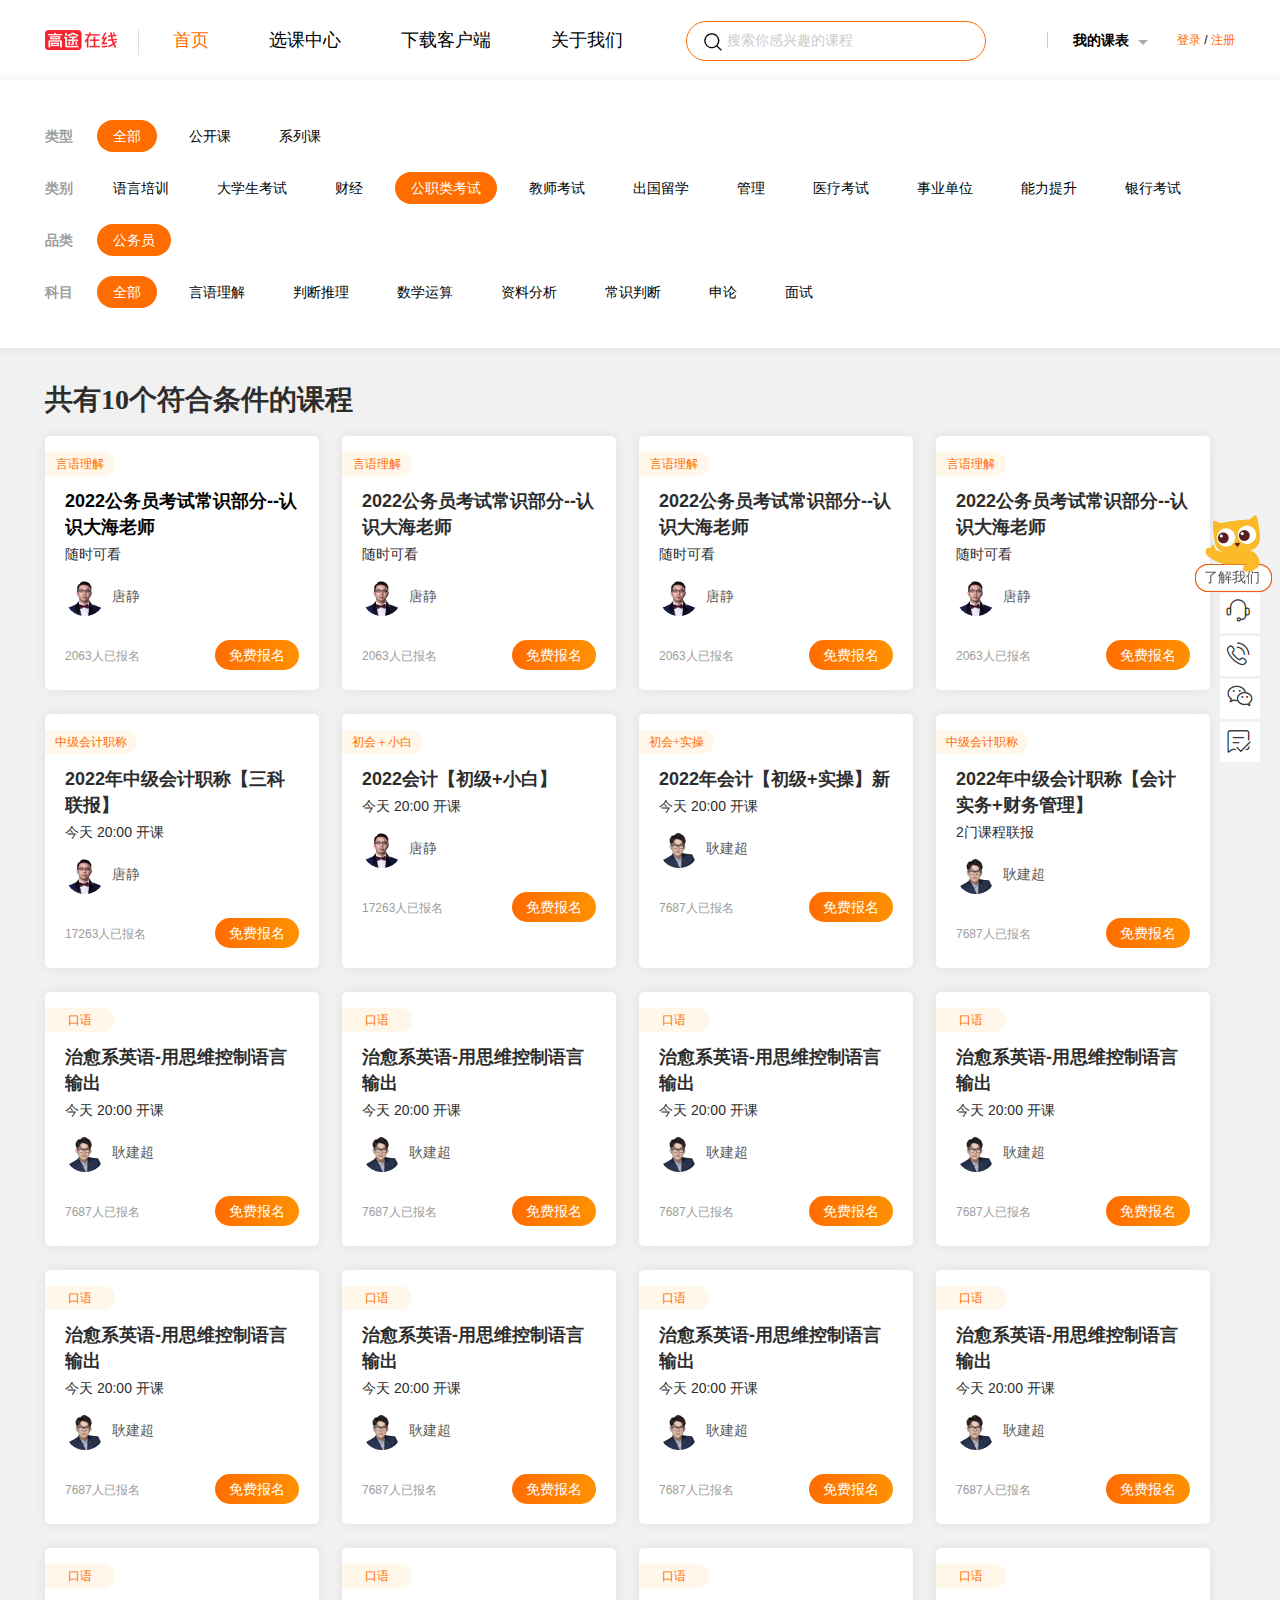
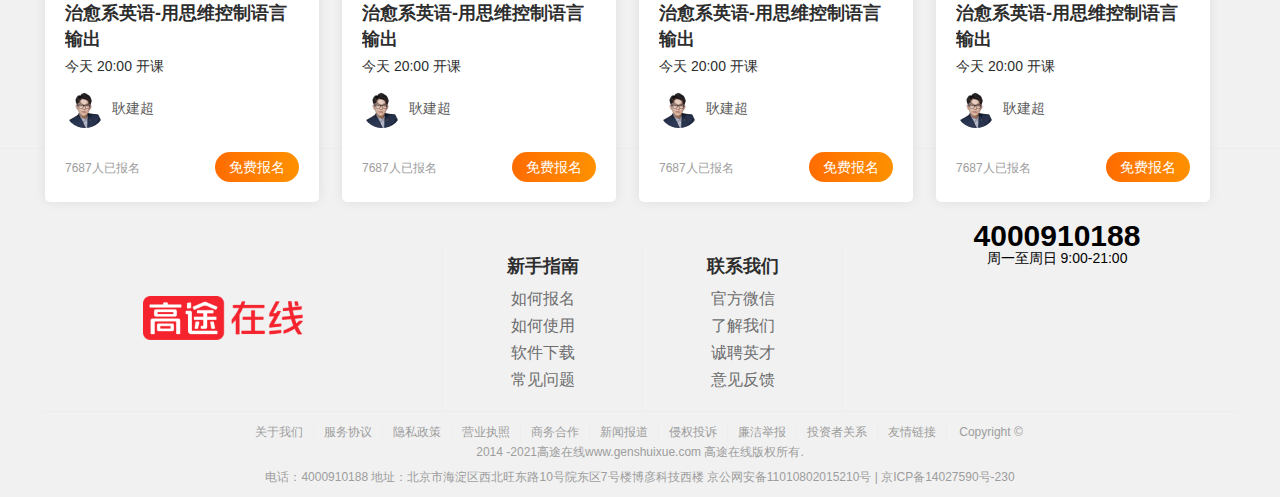
<file: html/公职类.html>
<!DOCTYPE html>
<html lang="en">

<head>
    <meta charset="UTF-8">
    <meta http-equiv="X-UA-Compatible" content="IE=edge">
    <meta name="viewport" content="width=device-width, initial-scale=1.0">
    <title>公职考试</title>
    <link rel="stylesheet" href="../css/liebiao.css">
    <link rel="stylesheet" href="../css/英语.css">
    <link rel="stylesheet" href="../css/returnTOP.css">
    <link rel="stylesheet"
        href="https://at.alicdn.com/t/font_2917348_w16vwz5z3s.css?spm=a313x.7781069.1998910419.44&file=font_2917348_w16vwz5z3s.css">
</head>

<body>
    <header>
        <div class="top">
            <div class="topwrap w">
                <div class="logo">
                    <img src="../img/logo.png" alt="">
                    <h3>高途在线</h3>
                </div>
                <ul>
                    <li><a href="../index.html" style="color: #ff6c00;">首页</a></li>
                    <li><a href="" class="a1">选课中心</a></li>
                    <li><a href="" class="a1">下载客户端</a></li>
                    <li>
                        <a href="" class="a1">关于我们</a>
                        <div class="hide">
                            <dt>
                            <dd><a href="">了解我们</a></dd>
                            <dd><a href="">教师资质</a></dd>
                            <dd><a href="">投资者关系</a></dd>
                            </dt>
                        </div>
                    </li>
                    <!-- <li><a href=""></a></li> -->
                </ul>
                <form action="">
                    <svg t="1640702003388" class="icon" viewBox="0 0 1024 1024" version="1.1"
                        xmlns="http://www.w3.org/2000/svg" p-id="667" width="20" height="20">
                        <path
                            d="M449.408 64a385.408 385.408 0 0 1 294.272 634.24L960 914.56l-45.44 45.44-216.32-216.32A385.408 385.408 0 1 1 449.408 64z m0 64.256a321.152 321.152 0 1 0 0 642.304 321.152 321.152 0 0 0 0-642.304z"
                            p-id="668"></path>
                    </svg>
                    <input type="text" placeholder="搜索你感兴趣的课程">
                </form>
                <div class="t-right">
                    <h3>
                        我的课表
                        <div class="hide">
                            <p><span>登录</span> 查看我的课表</p>
                        </div>
                    </h3>
                    <span><a href="">登录</a> / <a href="">注册</a></span>
                </div>
            </div>
        </div>
    </header>

    <div class="move_1">
        <main class="set1190">
            <div class="content">
                <span>类型</span>
                <div class="box_1">
                    <ul>
                        <li class="m"><a href="">全部</a></li>
                        <li><a href="">公开课</a></li>
                        <li><a href="">系列课</a></li>
                    </ul>
                </div>
            </div>
            <div class="content">
                <span>类别</span>
                <div class="box_1">
                    <ul>
                        <li ><a href="../html/英语.html">语言培训</a></li>
                        <li><a href="../html/大学考试.html">大学生考试</a></li>
                        <li><a href="../html/财经.html">财经</a></li>
                        <li class="m"><a href="../html/公职类.html">公职类考试</a></li>
                        <li><a href="../html/教师.html">教师考试</a></li>
                        <li><a href="../html/出国.html">出国留学</a></li>
                        <li><a href="">管理</a></li>
                        <li><a href="">医疗考试</a></li>
                        <li><a href="">事业单位</a></li>
                        <li><a href="">能力提升</a></li>
                        <li><a href="">银行考试</a></li>
                    </ul>
                </div>
            </div>
            <div class="content">
                <span>品类</span>
                <div class="box_1">
                    <ul>
                        <li class="m"><a href="">公务员</a></li>
                    </ul>
                </div>
            </div>
            <div class="content">
                <span>科目</span>
                <div class="box_1">
                    <ul>
                        <li class="m"><a href="">全部</a></li>
                        <li><a href="">言语理解</a></li>
                        <li><a href="">判断推理</a></li>
                        <li><a href="">数学运算</a></li>
                        <li><a href="">资料分析</a></li>
                        <li><a href="">常识判断</a></li>
                        <li><a href="">申论</a></li>
                        <li><a href="">面试</a></li>
                    </ul>
                </div>
            </div>
        </main>
    </div>
    <div class="move_2">
        <main class="set1190">
            <div class="bt-1">
                共有10个符合条件的课程
            </div>
            <div class="lattice">
                <ul>
                    <li>
                        <div class="N-1">
                            <p>言语理解</p>
                        </div>

                        <div class="N-2">
                            <p class="course-name"><a href="./详情页lqk.html"> 2022公务员考试常识部分--认识大海老师</a></p>
                            <p class="arrangement">随时可看</p>
                            <div class="name">
                                <span class="zp"><img src="../img/a2.webp" alt=""
                                        style="width: 40px;height: 40px;"></span><span class="mz">唐静</span>
                            </div>
                            <div class="bm">
                                <span class="O">2063人已报名</span>
                                <a href="">免费报名</a>
                            </div>
                        </div>
                    </li>
                    <li>
                        <div class="N-1">
                            <p>言语理解</p>
                        </div>

                        <div class="N-2">
                            <p class="course-name">2022公务员考试常识部分--认识大海老师</p>
                            <p class="arrangement">随时可看</p>
                            <div class="name">
                                <span class="zp"><img src="../img/a2.webp" alt=""
                                        style="width: 40px;height: 40px;"></span><span class="mz">唐静</span>
                            </div>
                            <div class="bm">
                                <span class="O">2063人已报名</span>
                                <a href="">免费报名</a>
                            </div>
                        </div>
                    </li>
                    <li>
                        <div class="N-1">
                            <p>言语理解</p>
                        </div>

                        <div class="N-2">
                            <p class="course-name">2022公务员考试常识部分--认识大海老师</p>
                            <p class="arrangement">随时可看</p>
                            <div class="name">
                                <span class="zp"><img src="../img/a2.webp" alt=""
                                        style="width: 40px;height: 40px;"></span><span class="mz">唐静</span>
                            </div>
                            <div class="bm">
                                <span class="O">2063人已报名</span>
                                <a href="">免费报名</a>
                            </div>
                        </div>
                    </li>
                    <li>
                        <div class="N-1">
                            <p>言语理解</p>
                        </div>

                        <div class="N-2">
                            <p class="course-name">2022公务员考试常识部分--认识大海老师</p>
                            <p class="arrangement">随时可看</p>
                            <div class="name">
                                <span class="zp"><img src="../img/a2.webp" alt=""
                                        style="width: 40px;height: 40px;"></span><span class="mz">唐静</span>
                            </div>
                            <div class="bm">
                                <span class="O">2063人已报名</span>
                                <a href="">免费报名</a>
                            </div>
                        </div>
                    </li>

                </ul>
                <ul>
                    <li>
                        <div class="N-1">
                            <p>中级会计职称</p>
                        </div>

                        <div class="N-2">
                            <p class="course-name">2022年中级会计职称【三科联报】</p>
                            <p class="arrangement">今天 20:00 开课</p>
                            <div class="name">
                                <span class="zp"><img src="../img/a2.webp" alt=""
                                        style="width: 40px;height: 40px;"></span><span class="mz">唐静</span>
                            </div>
                            <div class="bm">
                                <span class="O">17263人已报名</span>
                                <a href="">免费报名</a>
                            </div>
                        </div>
                        <li>
                            <div class="N-1">
                                <p>初会＋小白</p>
                            </div>
    
                            <div class="N-2">
                                <p class="course-name">2022会计【初级+小白】</p>
                                <p class="arrangement">今天 20:00 开课</p>
                                <div class="name">
                                    <span class="zp"><img src="../img/a2.webp" alt=""
                                            style="width: 40px;height: 40px;"></span><span class="mz">唐静</span>
                                </div>
                                <div class="bm">
                                    <span class="O">17263人已报名</span>
                                    <a href="">免费报名</a>
                                </div>
                            </div>
                        </li>
                    <li>
                        <div class="N-1">
                            <p>初会+实操</p>
                        </div>

                        <div class="N-2">
                            <p class="course-name">2022年会计【初级+实操】新</p>
                            <p class="arrangement">今天 20:00 开课</p>
                            <div class="name">
                                <span class="zp"><img src="../img/a1.webp" alt=""
                                        style="width: 40px;height: 40px;"></span><span class="mz">耿建超</span>
                            </div>
                            <div class="bm">
                                <span class="O">7687人已报名</span>
                                <a href="">免费报名</a>
                            </div>
                        </div>
                    </li>
                    <li>
                        <div class="N-1">
                            <p>中级会计职称</p>
                        </div>

                        <div class="N-2">
                            <p class="course-name">2022年中级会计职称【会计实务+财务管理】</p>
                            <p class="arrangement">2门课程联报</p>
                            <div class="name">
                                <span class="zp"><img src="../img/a1.webp" alt=""
                                        style="width: 40px;height: 40px;"></span><span class="mz">耿建超</span>
                            </div>
                            <div class="bm">
                                <span class="O">7687人已报名</span>
                                <a href="">免费报名</a>
                            </div>
                        </div>
                    </li>

                </ul>
                <ul>
                    <li>
                        <div class="N-1">
                            <p>口语</p>
                        </div>

                        <div class="N-2">
                            <p class="course-name">治愈系英语-用思维控制语言输出</p>
                            <p class="arrangement">今天 20:00 开课</p>
                            <div class="name">
                                <span class="zp"><img src="../img/a1.webp" alt=""
                                        style="width: 40px;height: 40px;"></span><span class="mz">耿建超</span>
                            </div>
                            <div class="bm">
                                <span class="O">7687人已报名</span>
                                <a href="">免费报名</a>
                            </div>
                        </div>
                    </li>
                    <li>
                        <div class="N-1">
                            <p>口语</p>
                        </div>

                        <div class="N-2">
                            <p class="course-name">治愈系英语-用思维控制语言输出</p>
                            <p class="arrangement">今天 20:00 开课</p>
                            <div class="name">
                                <span class="zp"><img src="../img/a1.webp" alt=""
                                        style="width: 40px;height: 40px;"></span><span class="mz">耿建超</span>
                            </div>
                            <div class="bm">
                                <span class="O">7687人已报名</span>
                                <a href="">免费报名</a>
                            </div>
                        </div>
                    </li>
                    <li>
                        <div class="N-1">
                            <p>口语</p>
                        </div>

                        <div class="N-2">
                            <p class="course-name">治愈系英语-用思维控制语言输出</p>
                            <p class="arrangement">今天 20:00 开课</p>
                            <div class="name">
                                <span class="zp"><img src="../img/a1.webp" alt=""
                                        style="width: 40px;height: 40px;"></span><span class="mz">耿建超</span>
                            </div>
                            <div class="bm">
                                <span class="O">7687人已报名</span>
                                <a href="">免费报名</a>
                            </div>
                        </div>
                    </li>
                    <li>
                        <div class="N-1">
                            <p>口语</p>
                        </div>

                        <div class="N-2">
                            <p class="course-name">治愈系英语-用思维控制语言输出</p>
                            <p class="arrangement">今天 20:00 开课</p>
                            <div class="name">
                                <span class="zp"><img src="../img/a1.webp" alt=""
                                        style="width: 40px;height: 40px;"></span><span class="mz">耿建超</span>
                            </div>
                            <div class="bm">
                                <span class="O">7687人已报名</span>
                                <a href="">免费报名</a>
                            </div>
                        </div>
                    </li>

                </ul>
                <ul>
                    <li>
                        <div class="N-1">
                            <p>口语</p>
                        </div>

                        <div class="N-2">
                            <p class="course-name">治愈系英语-用思维控制语言输出</p>
                            <p class="arrangement">今天 20:00 开课</p>
                            <div class="name">
                                <span class="zp"><img src="../img/a1.webp" alt=""
                                        style="width: 40px;height: 40px;"></span><span class="mz">耿建超</span>
                            </div>
                            <div class="bm">
                                <span class="O">7687人已报名</span>
                                <a href="">免费报名</a>
                            </div>
                        </div>
                    </li>
                    <li>
                        <div class="N-1">
                            <p>口语</p>
                        </div>

                        <div class="N-2">
                            <p class="course-name">治愈系英语-用思维控制语言输出</p>
                            <p class="arrangement">今天 20:00 开课</p>
                            <div class="name">
                                <span class="zp"><img src="../img/a1.webp" alt=""
                                        style="width: 40px;height: 40px;"></span><span class="mz">耿建超</span>
                            </div>
                            <div class="bm">
                                <span class="O">7687人已报名</span>
                                <a href="">免费报名</a>
                            </div>
                        </div>
                    </li>
                    <li>
                        <div class="N-1">
                            <p>口语</p>
                        </div>

                        <div class="N-2">
                            <p class="course-name">治愈系英语-用思维控制语言输出</p>
                            <p class="arrangement">今天 20:00 开课</p>
                            <div class="name">
                                <span class="zp"><img src="../img/a1.webp" alt=""
                                        style="width: 40px;height: 40px;"></span><span class="mz">耿建超</span>
                            </div>
                            <div class="bm">
                                <span class="O">7687人已报名</span>
                                <a href="">免费报名</a>
                            </div>
                        </div>
                    </li>
                    <li>
                        <div class="N-1">
                            <p>口语</p>
                        </div>

                        <div class="N-2">
                            <p class="course-name">治愈系英语-用思维控制语言输出</p>
                            <p class="arrangement">今天 20:00 开课</p>
                            <div class="name">
                                <span class="zp"><img src="../img/a1.webp" alt=""
                                        style="width: 40px;height: 40px;"></span><span class="mz">耿建超</span>
                            </div>
                            <div class="bm">
                                <span class="O">7687人已报名</span>
                                <a href="">免费报名</a>
                            </div>
                        </div>
                    </li>

                </ul>
                <ul>
                    <li>
                        <div class="N-1">
                            <p>口语</p>
                        </div>

                        <div class="N-2">
                            <p class="course-name">治愈系英语-用思维控制语言输出</p>
                            <p class="arrangement">今天 20:00 开课</p>
                            <div class="name">
                                <span class="zp"><img src="../img/a1.webp" alt=""
                                        style="width: 40px;height: 40px;"></span><span class="mz">耿建超</span>
                            </div>
                            <div class="bm">
                                <span class="O">7687人已报名</span>
                                <a href="">免费报名</a>
                            </div>
                        </div>
                    </li>
                    <li>
                        <div class="N-1">
                            <p>口语</p>
                        </div>

                        <div class="N-2">
                            <p class="course-name">治愈系英语-用思维控制语言输出</p>
                            <p class="arrangement">今天 20:00 开课</p>
                            <div class="name">
                                <span class="zp"><img src="../img/a1.webp" alt=""
                                        style="width: 40px;height: 40px;"></span><span class="mz">耿建超</span>
                            </div>
                            <div class="bm">
                                <span class="O">7687人已报名</span>
                                <a href="">免费报名</a>
                            </div>
                        </div>
                    </li>
                    <li>
                        <div class="N-1">
                            <p>口语</p>
                        </div>

                        <div class="N-2">
                            <p class="course-name">治愈系英语-用思维控制语言输出</p>
                            <p class="arrangement">今天 20:00 开课</p>
                            <div class="name">
                                <span class="zp"><img src="../img/a1.webp" alt=""
                                        style="width: 40px;height: 40px;"></span><span class="mz">耿建超</span>
                            </div>
                            <div class="bm">
                                <span class="O">7687人已报名</span>
                                <a href="">免费报名</a>
                            </div>
                        </div>
                    </li>
                    <li>
                        <div class="N-1">
                            <p>口语</p>
                        </div>

                        <div class="N-2">
                            <p class="course-name">治愈系英语-用思维控制语言输出</p>
                            <p class="arrangement">今天 20:00 开课</p>
                            <div class="name">
                                <span class="zp"><img src="../img/a1.webp" alt=""
                                        style="width: 40px;height: 40px;"></span><span class="mz">耿建超</span>
                            </div>
                            <div class="bm">
                                <span class="O">7687人已报名</span>
                                <a href="">免费报名</a>
                            </div>
                        </div>
                    </li>

                </ul>
            </div>
        </main>
    </div>
    <footer class="dibu">
        <div class="bottm">
            <div class="zaix">
                <a href=""><img src="../img/logo.png" alt=""></a>
            </div>
            <div class="zhinan">
                <div>
                    <ul>
                        <h6>新手指南</h6>
                        <li><a href="">如何报名</a></li>
                        <li><a href="">如何使用</a></li>
                        <li><a href="">软件下载</a></li>
                        <li><a href="">常见问题</a></li>
                    </ul>
                </div>
                <div>
                    <ul>
                        <h6>联系我们</h6>
                        <li><a href="">官方微信</a></li>
                        <li><a href="">了解我们</a></li>
                        <li><a href="">诚聘英才</a></li>
                        <li><a href="">意见反馈</a></li>
                    </ul>
                </div>
            </div>
            <div class="dianh ">
                <span class="iconfont icon-24gf-phoneLoudspeaker"></span>
                <h3>4000910188</h3>
                <span>周一至周日 9:00-21:00</span>
            </div>
        </div>
    </footer>
    <div class="gye">
        <ul>
            <li> <a href="">关于我们</a></li>
            <li><a href="">服务协议</a></li>
            <li> <a href="">隐私政策</a></li>
            <li> <a href="">营业执照</a></li>
            <li><a href="">商务合作</a></li>
            <li> <a href="">新闻报道</a></li>
            <li><a href="">侵权投诉</a></li>
            <li> <a href="">廉洁举报</a></li>
            <li> <a href="">投资者关系</a></li>
            <li> <a href="">友情链接</a></li>
        </ul>
        <p>Copyright © 2014 -2021高途在线<a href="">www.genshuixue.com</a> 高途在线版权所有.</p>
        <p>电话：4000910188 地址：北京市海淀区西北旺东路10号院东区7号楼博彦科技西楼 京公网安备11010802015210号 | 京ICP备14027590号-230</p>
    </div>
        <!-- 返回顶部 -->
        <div class="asid_share" id="asid_share">
            <div class="XX">
                <span class="xxx">
                    了解我们</span>
                    <img src="../images/1.webp" class="xxxx" alt="">
            </div>
            <div class="asid_share_box relative"> <a href="#"><img alt="在线咨询" title="在线咨询" class="adid_icon"
                        src="../images/在线咨询.png"></a>
                <div class="asid_share_triangle" style="display:none;"> <em class="border_sj">&#9670;</em> <span
                        class="con_sj">&#9670;</span> </div>
                <div class="asid_sha_layer" style="display:none;">
                    <ul class="asid_help_list" style="width:130px;">
                        <!-- <li><a href="#">在线咨询</a></li> -->
                        <h3>电话咨询</h3>
                        <h4>4000910188</h4>
                        <h5>9:00-21:00</h5>
                    </ul>
                </div>
            </div>
            <div class="asid_share_box relative"> <a href="#"><img alt="电话咨询" title="电话咨询" class="adid_icon"
                        src="../images/电话.png"></a>
                <div class="asid_share_triangle" style="display:none;"> <em class="border_sj">&#9670;</em> <span
                        class="con_sj">&#9670;</span> </div>
                <div class="asid_sha_layer" style="display:none;">
                    <ul class="asid_help_list" style="width:130px;">
                        <h3>在线咨询</h3>
                        <h4>周一至周五</h4>
                        <h5>9:00-21:00</h5>
                    </ul>
                </div>
            </div>
            <div class="asid_share_box relative"> <a href="#"><img alt="扫二微码" title="扫二微码" class="adid_icon"
                        src="../images/公众号.png"></a>
                <div class="asid_share_triangle" style="display:none;"> <em class="border_sj">&#9670;</em> <span
                        class="con_sj">&#9670;</span> </div>
                <div class="asid_sha_layer" style="display:none;">
                    <p class="pb6"><b>关注公众号</b></p>
                    <p class="sweep_img"><img src="../images/gaotu.jpg" width="120px"></p>
                    <p class="layerp1">微信关注高途在线</p>
                    <p class="layerp2">随时随地获取上课信息</p>
    
                </div>
            </div>
            <div class="asid_share_box relative"> <a href="#"><img alt="我有话说" title="我有话说" class="adid_icon"
                        src="../images/意见.png"></a> </div>
            <div class="asid_share_box relative" style="display:none;">
    
                <a href="#"><img alt="返回顶部" title="返回顶部" class="adid_icon" src="../images/TOP.png">
    
                </a>
            </div>
        </div>
        <!-- 返回顶部结束 -->
    <script src="../js/jquery-1.11.3.js"></script>
    <script src="../js/slider.js"></script>
    <script src="../js/index.js"></script>
    <script src="../js/hhShare.min.js"></script>
</body>

</html>
</file>
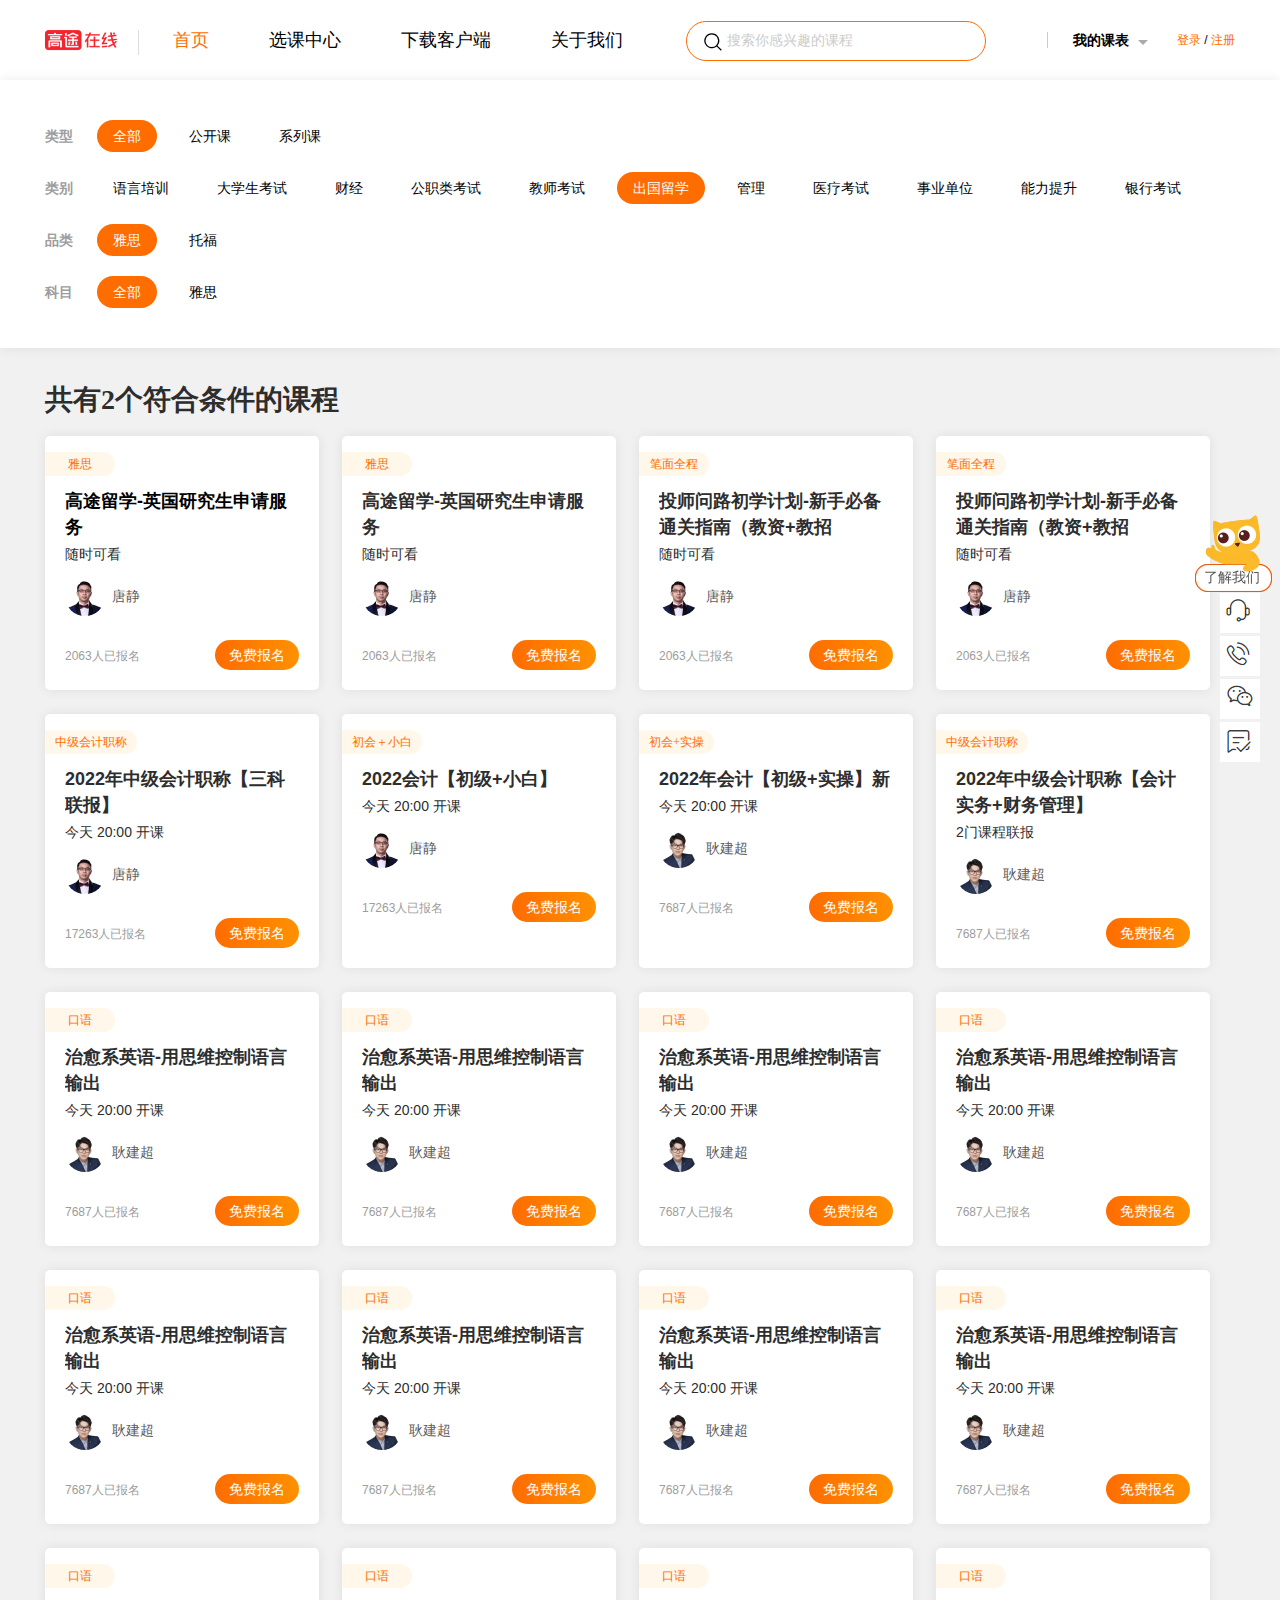
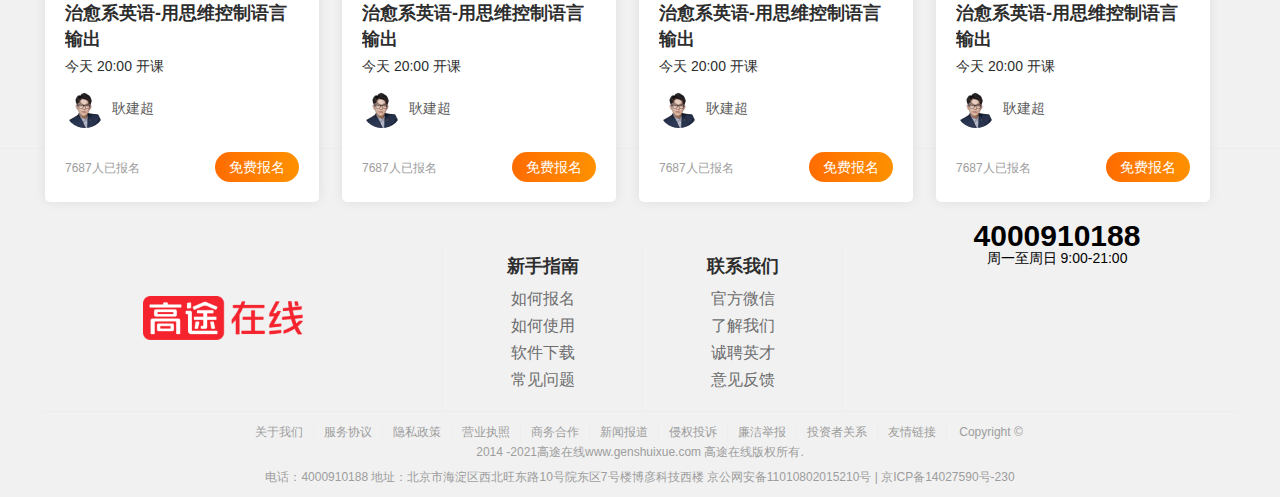
<file: html/出国.html>
<!DOCTYPE html>
<html lang="en">

<head>
    <meta charset="UTF-8">
    <meta http-equiv="X-UA-Compatible" content="IE=edge">
    <meta name="viewport" content="width=device-width, initial-scale=1.0">
    <title>教师考试</title>
    <link rel="stylesheet" href="../css/liebiao.css">
    <link rel="stylesheet" href="../css/英语.css">
    <link rel="stylesheet" href="../css/returnTOP.css">
    <link rel="stylesheet"
        href="https://at.alicdn.com/t/font_2917348_w16vwz5z3s.css?spm=a313x.7781069.1998910419.44&file=font_2917348_w16vwz5z3s.css">
</head>

<body>
    <header>
        <div class="top">
            <div class="topwrap w">
                <div class="logo">
                    <img src="../img/logo.png" alt="">
                    <h3>高途在线</h3>
                </div>
                <ul>
                    <li><a href="../index.html" style="color: #ff6c00;">首页</a></li>
                    <li><a href="" class="a1">选课中心</a></li>
                    <li><a href="" class="a1">下载客户端</a></li>
                    <li>
                        <a href="" class="a1">关于我们</a>
                        <div class="hide">
                            <dt>
                            <dd><a href="">了解我们</a></dd>
                            <dd><a href="">教师资质</a></dd>
                            <dd><a href="">投资者关系</a></dd>
                            </dt>
                        </div>
                    </li>
                    <!-- <li><a href=""></a></li> -->
                </ul>
                <form action="">
                    <svg t="1640702003388" class="icon" viewBox="0 0 1024 1024" version="1.1"
                        xmlns="http://www.w3.org/2000/svg" p-id="667" width="20" height="20">
                        <path
                            d="M449.408 64a385.408 385.408 0 0 1 294.272 634.24L960 914.56l-45.44 45.44-216.32-216.32A385.408 385.408 0 1 1 449.408 64z m0 64.256a321.152 321.152 0 1 0 0 642.304 321.152 321.152 0 0 0 0-642.304z"
                            p-id="668"></path>
                    </svg>
                    <input type="text" placeholder="搜索你感兴趣的课程">
                </form>
                <div class="t-right">
                    <h3>
                        我的课表
                        <div class="hide">
                            <p><span>登录</span> 查看我的课表</p>
                        </div>
                    </h3>
                    <span><a href="">登录</a> / <a href="">注册</a></span>
                </div>
            </div>
        </div>
    </header>

    <div class="move_1">
        <main class="set1190">
            <div class="content">
                <span>类型</span>
                <div class="box_1">
                    <ul>
                        <li class="m"><a href="">全部</a></li>
                        <li><a href="">公开课</a></li>
                        <li><a href="">系列课</a></li>
                    </ul>
                </div>
            </div>
            <div class="content">
                <span>类别</span>
                <div class="box_1">
                    <ul>
                        <li><a href="../html/英语.html">语言培训</a></li>
                        <li><a href="../html/大学考试.html">大学生考试</a></li>
                        <li><a href="../html/财经.html">财经</a></li>
                        <li><a href="../html/公职类.html">公职类考试</a></li>
                        <li><a href="../html/教师.html">教师考试</a></li>
                        <li class="m"><a href="../html/出国.html">出国留学</a></li>
                        <li><a href="">管理</a></li>
                        <li><a href="">医疗考试</a></li>
                        <li><a href="">事业单位</a></li>
                        <li><a href="">能力提升</a></li>
                        <li><a href="">银行考试</a></li>
                    </ul>
                </div>
            </div>
            <div class="content">
                <span>品类</span>
                <div class="box_1">
                    <ul>
                        <li class="m"><a href="">雅思</a></li>
                        <li><a href="">托福</a></li>
                    </ul>
                </div>
            </div>
            <div class="content">
                <span>科目</span>
                <div class="box_1">
                    <ul>
                        <li class="m"><a href="">全部</a></li>
                        <li><a href="">雅思</a></li>
                    </ul>
                </div>
            </div>
        </main>
    </div>
    <div class="move_2">
        <main class="set1190">
            <div class="bt-1">
                共有2个符合条件的课程
            </div>
            <div class="lattice">
                <ul>
                    <li>
                       
                            <div class="N-1">
                                <p>雅思</p>
                            </div>

                            <div class="N-2">
                                <p class="course-name"><a href="./详情页lqk.html">高途留学-英国研究生申请服务</a> </p>
                                <p class="arrangement">随时可看</p>
                                <div class="name">
                                    <span class="zp"><img src="../img/a2.webp" alt=""
                                            style="width: 40px;height: 40px;"></span><span class="mz">唐静</span>
                                </div>
                                <div class="bm">
                                    <span class="O">2063人已报名</span>
                                    <a href="">免费报名</a>
                                </div>
                            </div>
                      
                    </li>
                    <li>
                        <div class="N-1">
                            <p>雅思</p>
                        </div>

                        <div class="N-2">
                            <p class="course-name">高途留学-英国研究生申请服务</p>
                            <p class="arrangement">随时可看</p>
                            <div class="name">
                                <span class="zp"><img src="../img/a2.webp" alt=""
                                        style="width: 40px;height: 40px;"></span><span class="mz">唐静</span>
                            </div>
                            <div class="bm">
                                <span class="O">2063人已报名</span>
                                <a href="">免费报名</a>
                            </div>
                        </div>
                    </li>
                    <li>
                        <div class="N-1">
                            <p>笔面全程</p>
                        </div>

                        <div class="N-2">
                            <p class="course-name">投师问路初学计划-新手必备通关指南（教资+教招</p>
                            <p class="arrangement">随时可看</p>
                            <div class="name">
                                <span class="zp"><img src="../img/a2.webp" alt=""
                                        style="width: 40px;height: 40px;"></span><span class="mz">唐静</span>
                            </div>
                            <div class="bm">
                                <span class="O">2063人已报名</span>
                                <a href="">免费报名</a>
                            </div>
                        </div>
                    </li>
                    <li>
                        <div class="N-1">
                            <p>笔面全程</p>
                        </div>

                        <div class="N-2">
                            <p class="course-name">投师问路初学计划-新手必备通关指南（教资+教招</p>
                            <p class="arrangement">随时可看</p>
                            <div class="name">
                                <span class="zp"><img src="../img/a2.webp" alt=""
                                        style="width: 40px;height: 40px;"></span><span class="mz">唐静</span>
                            </div>
                            <div class="bm">
                                <span class="O">2063人已报名</span>
                                <a href="">免费报名</a>
                            </div>
                        </div>
                    </li>

                </ul>
                <ul>
                    <li>
                        <div class="N-1">
                            <p>中级会计职称</p>
                        </div>

                        <div class="N-2">
                            <p class="course-name">2022年中级会计职称【三科联报】</p>
                            <p class="arrangement">今天 20:00 开课</p>
                            <div class="name">
                                <span class="zp"><img src="../img/a2.webp" alt=""
                                        style="width: 40px;height: 40px;"></span><span class="mz">唐静</span>
                            </div>
                            <div class="bm">
                                <span class="O">17263人已报名</span>
                                <a href="">免费报名</a>
                            </div>
                        </div>
                    <li>
                        <div class="N-1">
                            <p>初会＋小白</p>
                        </div>

                        <div class="N-2">
                            <p class="course-name">2022会计【初级+小白】</p>
                            <p class="arrangement">今天 20:00 开课</p>
                            <div class="name">
                                <span class="zp"><img src="../img/a2.webp" alt=""
                                        style="width: 40px;height: 40px;"></span><span class="mz">唐静</span>
                            </div>
                            <div class="bm">
                                <span class="O">17263人已报名</span>
                                <a href="">免费报名</a>
                            </div>
                        </div>
                    </li>
                    <li>
                        <div class="N-1">
                            <p>初会+实操</p>
                        </div>

                        <div class="N-2">
                            <p class="course-name">2022年会计【初级+实操】新</p>
                            <p class="arrangement">今天 20:00 开课</p>
                            <div class="name">
                                <span class="zp"><img src="../img/a1.webp" alt=""
                                        style="width: 40px;height: 40px;"></span><span class="mz">耿建超</span>
                            </div>
                            <div class="bm">
                                <span class="O">7687人已报名</span>
                                <a href="">免费报名</a>
                            </div>
                        </div>
                    </li>
                    <li>
                        <div class="N-1">
                            <p>中级会计职称</p>
                        </div>

                        <div class="N-2">
                            <p class="course-name">2022年中级会计职称【会计实务+财务管理】</p>
                            <p class="arrangement">2门课程联报</p>
                            <div class="name">
                                <span class="zp"><img src="../img/a1.webp" alt=""
                                        style="width: 40px;height: 40px;"></span><span class="mz">耿建超</span>
                            </div>
                            <div class="bm">
                                <span class="O">7687人已报名</span>
                                <a href="">免费报名</a>
                            </div>
                        </div>
                    </li>

                </ul>
                <ul>
                    <li>
                        <div class="N-1">
                            <p>口语</p>
                        </div>

                        <div class="N-2">
                            <p class="course-name">治愈系英语-用思维控制语言输出</p>
                            <p class="arrangement">今天 20:00 开课</p>
                            <div class="name">
                                <span class="zp"><img src="../img/a1.webp" alt=""
                                        style="width: 40px;height: 40px;"></span><span class="mz">耿建超</span>
                            </div>
                            <div class="bm">
                                <span class="O">7687人已报名</span>
                                <a href="">免费报名</a>
                            </div>
                        </div>
                    </li>
                    <li>
                        <div class="N-1">
                            <p>口语</p>
                        </div>

                        <div class="N-2">
                            <p class="course-name">治愈系英语-用思维控制语言输出</p>
                            <p class="arrangement">今天 20:00 开课</p>
                            <div class="name">
                                <span class="zp"><img src="../img/a1.webp" alt=""
                                        style="width: 40px;height: 40px;"></span><span class="mz">耿建超</span>
                            </div>
                            <div class="bm">
                                <span class="O">7687人已报名</span>
                                <a href="">免费报名</a>
                            </div>
                        </div>
                    </li>
                    <li>
                        <div class="N-1">
                            <p>口语</p>
                        </div>

                        <div class="N-2">
                            <p class="course-name">治愈系英语-用思维控制语言输出</p>
                            <p class="arrangement">今天 20:00 开课</p>
                            <div class="name">
                                <span class="zp"><img src="../img/a1.webp" alt=""
                                        style="width: 40px;height: 40px;"></span><span class="mz">耿建超</span>
                            </div>
                            <div class="bm">
                                <span class="O">7687人已报名</span>
                                <a href="">免费报名</a>
                            </div>
                        </div>
                    </li>
                    <li>
                        <div class="N-1">
                            <p>口语</p>
                        </div>

                        <div class="N-2">
                            <p class="course-name">治愈系英语-用思维控制语言输出</p>
                            <p class="arrangement">今天 20:00 开课</p>
                            <div class="name">
                                <span class="zp"><img src="../img/a1.webp" alt=""
                                        style="width: 40px;height: 40px;"></span><span class="mz">耿建超</span>
                            </div>
                            <div class="bm">
                                <span class="O">7687人已报名</span>
                                <a href="">免费报名</a>
                            </div>
                        </div>
                    </li>

                </ul>
                <ul>
                    <li>
                        <div class="N-1">
                            <p>口语</p>
                        </div>

                        <div class="N-2">
                            <p class="course-name">治愈系英语-用思维控制语言输出</p>
                            <p class="arrangement">今天 20:00 开课</p>
                            <div class="name">
                                <span class="zp"><img src="../img/a1.webp" alt=""
                                        style="width: 40px;height: 40px;"></span><span class="mz">耿建超</span>
                            </div>
                            <div class="bm">
                                <span class="O">7687人已报名</span>
                                <a href="">免费报名</a>
                            </div>
                        </div>
                    </li>
                    <li>
                        <div class="N-1">
                            <p>口语</p>
                        </div>

                        <div class="N-2">
                            <p class="course-name">治愈系英语-用思维控制语言输出</p>
                            <p class="arrangement">今天 20:00 开课</p>
                            <div class="name">
                                <span class="zp"><img src="../img/a1.webp" alt=""
                                        style="width: 40px;height: 40px;"></span><span class="mz">耿建超</span>
                            </div>
                            <div class="bm">
                                <span class="O">7687人已报名</span>
                                <a href="">免费报名</a>
                            </div>
                        </div>
                    </li>
                    <li>
                        <div class="N-1">
                            <p>口语</p>
                        </div>

                        <div class="N-2">
                            <p class="course-name">治愈系英语-用思维控制语言输出</p>
                            <p class="arrangement">今天 20:00 开课</p>
                            <div class="name">
                                <span class="zp"><img src="../img/a1.webp" alt=""
                                        style="width: 40px;height: 40px;"></span><span class="mz">耿建超</span>
                            </div>
                            <div class="bm">
                                <span class="O">7687人已报名</span>
                                <a href="">免费报名</a>
                            </div>
                        </div>
                    </li>
                    <li>
                        <div class="N-1">
                            <p>口语</p>
                        </div>

                        <div class="N-2">
                            <p class="course-name">治愈系英语-用思维控制语言输出</p>
                            <p class="arrangement">今天 20:00 开课</p>
                            <div class="name">
                                <span class="zp"><img src="../img/a1.webp" alt=""
                                        style="width: 40px;height: 40px;"></span><span class="mz">耿建超</span>
                            </div>
                            <div class="bm">
                                <span class="O">7687人已报名</span>
                                <a href="">免费报名</a>
                            </div>
                        </div>
                    </li>

                </ul>
                <ul>
                    <li>
                        <div class="N-1">
                            <p>口语</p>
                        </div>

                        <div class="N-2">
                            <p class="course-name">治愈系英语-用思维控制语言输出</p>
                            <p class="arrangement">今天 20:00 开课</p>
                            <div class="name">
                                <span class="zp"><img src="../img/a1.webp" alt=""
                                        style="width: 40px;height: 40px;"></span><span class="mz">耿建超</span>
                            </div>
                            <div class="bm">
                                <span class="O">7687人已报名</span>
                                <a href="">免费报名</a>
                            </div>
                        </div>
                    </li>
                    <li>
                        <div class="N-1">
                            <p>口语</p>
                        </div>

                        <div class="N-2">
                            <p class="course-name">治愈系英语-用思维控制语言输出</p>
                            <p class="arrangement">今天 20:00 开课</p>
                            <div class="name">
                                <span class="zp"><img src="../img/a1.webp" alt=""
                                        style="width: 40px;height: 40px;"></span><span class="mz">耿建超</span>
                            </div>
                            <div class="bm">
                                <span class="O">7687人已报名</span>
                                <a href="">免费报名</a>
                            </div>
                        </div>
                    </li>
                    <li>
                        <div class="N-1">
                            <p>口语</p>
                        </div>

                        <div class="N-2">
                            <p class="course-name">治愈系英语-用思维控制语言输出</p>
                            <p class="arrangement">今天 20:00 开课</p>
                            <div class="name">
                                <span class="zp"><img src="../img/a1.webp" alt=""
                                        style="width: 40px;height: 40px;"></span><span class="mz">耿建超</span>
                            </div>
                            <div class="bm">
                                <span class="O">7687人已报名</span>
                                <a href="">免费报名</a>
                            </div>
                        </div>
                    </li>
                    <li>
                        <div class="N-1">
                            <p>口语</p>
                        </div>

                        <div class="N-2">
                            <p class="course-name">治愈系英语-用思维控制语言输出</p>
                            <p class="arrangement">今天 20:00 开课</p>
                            <div class="name">
                                <span class="zp"><img src="../img/a1.webp" alt=""
                                        style="width: 40px;height: 40px;"></span><span class="mz">耿建超</span>
                            </div>
                            <div class="bm">
                                <span class="O">7687人已报名</span>
                                <a href="">免费报名</a>
                            </div>
                        </div>
                    </li>

                </ul>
            </div>
        </main>
    </div>
    <footer class="dibu">
        <div class="bottm">
            <div class="zaix">
                <a href=""><img src="../img/logo.png" alt=""></a>
            </div>
            <div class="zhinan">
                <div>
                    <ul>
                        <h6>新手指南</h6>
                        <li><a href="">如何报名</a></li>
                        <li><a href="">如何使用</a></li>
                        <li><a href="">软件下载</a></li>
                        <li><a href="">常见问题</a></li>
                    </ul>
                </div>
                <div>
                    <ul>
                        <h6>联系我们</h6>
                        <li><a href="">官方微信</a></li>
                        <li><a href="">了解我们</a></li>
                        <li><a href="">诚聘英才</a></li>
                        <li><a href="">意见反馈</a></li>
                    </ul>
                </div>
            </div>
            <div class="dianh ">
                <span class="iconfont icon-24gf-phoneLoudspeaker"></span>
                <h3>4000910188</h3>
                <span>周一至周日 9:00-21:00</span>
            </div>
        </div>
    </footer>
    <div class="gye">
        <ul>
            <li> <a href="">关于我们</a></li>
            <li><a href="">服务协议</a></li>
            <li> <a href="">隐私政策</a></li>
            <li> <a href="">营业执照</a></li>
            <li><a href="">商务合作</a></li>
            <li> <a href="">新闻报道</a></li>
            <li><a href="">侵权投诉</a></li>
            <li> <a href="">廉洁举报</a></li>
            <li> <a href="">投资者关系</a></li>
            <li> <a href="">友情链接</a></li>
        </ul>
        <p>Copyright © 2014 -2021高途在线<a href="">www.genshuixue.com</a> 高途在线版权所有.</p>
        <p>电话：4000910188 地址：北京市海淀区西北旺东路10号院东区7号楼博彦科技西楼 京公网安备11010802015210号 | 京ICP备14027590号-230</p>
    </div>
    <!-- 返回顶部 -->
    <div class="asid_share" id="asid_share">
        <div class="XX">
            <span class="xxx">
                了解我们</span>
            <img src="../images/1.webp" class="xxxx" alt="">
        </div>
        <div class="asid_share_box relative"> <a href="#"><img alt="在线咨询" title="在线咨询" class="adid_icon"
                    src="../images/在线咨询.png"></a>
            <div class="asid_share_triangle" style="display:none;"> <em class="border_sj">&#9670;</em> <span
                    class="con_sj">&#9670;</span> </div>
            <div class="asid_sha_layer" style="display:none;">
                <ul class="asid_help_list" style="width:130px;">
                    <!-- <li><a href="#">在线咨询</a></li> -->
                    <h3>电话咨询</h3>
                    <h4>4000910188</h4>
                    <h5>9:00-21:00</h5>
                </ul>
            </div>
        </div>
        <div class="asid_share_box relative"> <a href="#"><img alt="电话咨询" title="电话咨询" class="adid_icon"
                    src="../images/电话.png"></a>
            <div class="asid_share_triangle" style="display:none;"> <em class="border_sj">&#9670;</em> <span
                    class="con_sj">&#9670;</span> </div>
            <div class="asid_sha_layer" style="display:none;">
                <ul class="asid_help_list" style="width:130px;">
                    <h3>在线咨询</h3>
                    <h4>周一至周五</h4>
                    <h5>9:00-21:00</h5>
                </ul>
            </div>
        </div>
        <div class="asid_share_box relative"> <a href="#"><img alt="扫二微码" title="扫二微码" class="adid_icon"
                    src="../images/公众号.png"></a>
            <div class="asid_share_triangle" style="display:none;"> <em class="border_sj">&#9670;</em> <span
                    class="con_sj">&#9670;</span> </div>
            <div class="asid_sha_layer" style="display:none;">
                <p class="pb6"><b>关注公众号</b></p>
                <p class="sweep_img"><img src="../images/gaotu.jpg" width="120px"></p>
                <p class="layerp1">微信关注高途在线</p>
                <p class="layerp2">随时随地获取上课信息</p>

            </div>
        </div>
        <div class="asid_share_box relative"> <a href="#"><img alt="我有话说" title="我有话说" class="adid_icon"
                    src="../images/意见.png"></a> </div>
        <div class="asid_share_box relative" style="display:none;">

            <a href="#"><img alt="返回顶部" title="返回顶部" class="adid_icon" src="../images/TOP.png">

            </a>
        </div>
    </div>
    <!-- 返回顶部结束 -->
    <script src="../js/jquery-1.11.3.js"></script>
    <script src="../js/slider.js"></script>
    <script src="../js/index.js"></script>
    <script src="../js/hhShare.min.js"></script>
</body>

</html>
</file>
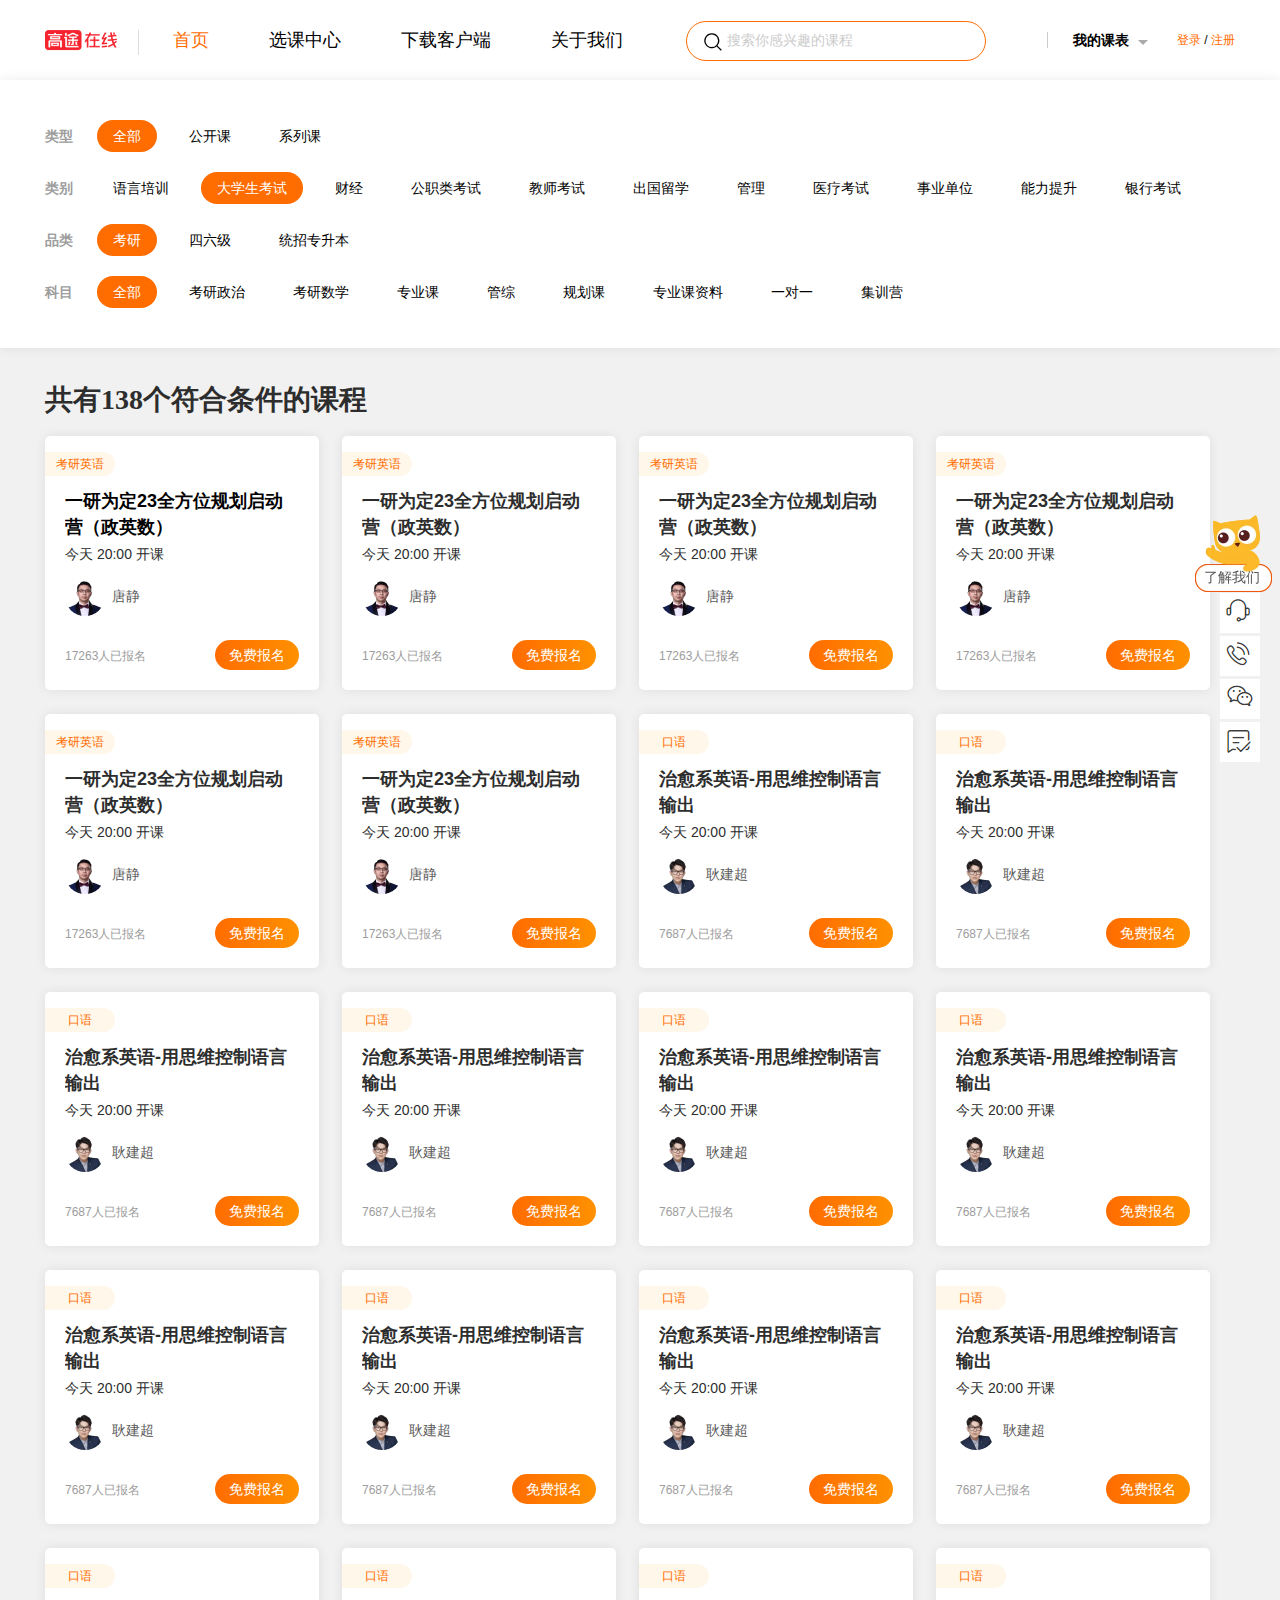
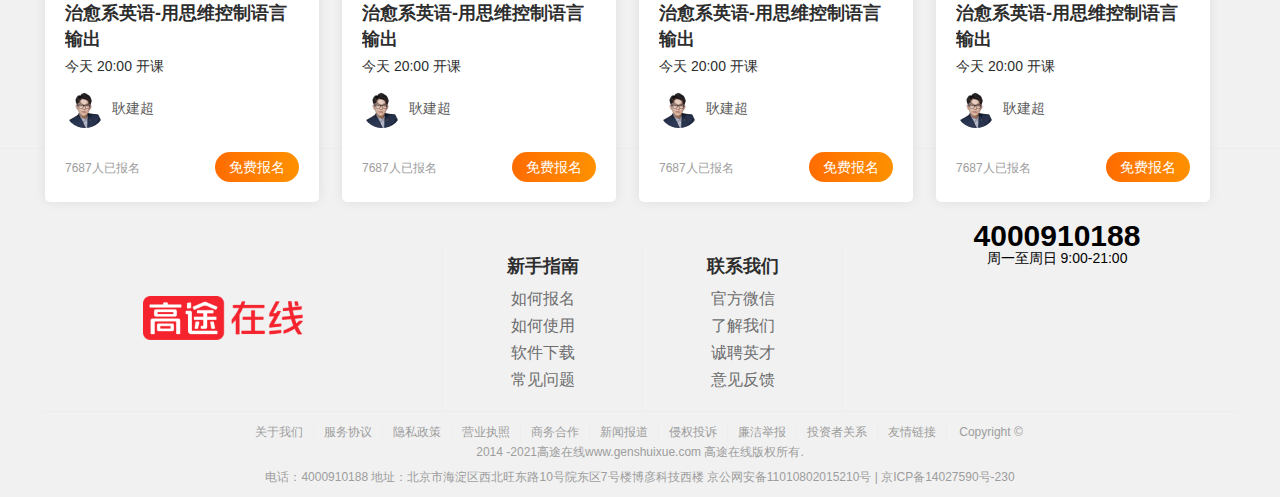
<file: html/大学考试.html>
<!--
 * @Author: your name
 * @Date: 2021-12-28 15:12:07
 * @LastEditTime: 2021-12-29 14:58:32
 * @LastEditors: Please set LastEditors
 * @Description: 打开koroFileHeader查看配置 进行设置: https://github.com/OBKoro1/koro1FileHeader/wiki/%E9%85%8D%E7%BD%AE
 * @FilePath: \高途\index.html
-->
<!DOCTYPE html>
<html lang="en">

<head>
    <meta charset="UTF-8">
    <meta http-equiv="X-UA-Compatible" content="IE=edge">
    <meta name="viewport" content="width=device-width, initial-scale=1.0">
    <title>大学考试</title>
    <link rel="stylesheet" href="../css/liebiao.css">
    <link rel="stylesheet" href="../css/英语.css">
    <link rel="stylesheet" href="../css/returnTOP.css">
    <link rel="stylesheet"
        href="https://at.alicdn.com/t/font_2917348_w16vwz5z3s.css?spm=a313x.7781069.1998910419.44&file=font_2917348_w16vwz5z3s.css">
</head>

<body>
    <header>
        <div class="top">
            <div class="topwrap w">
                <div class="logo">
                    <img src="../img/logo.png" alt="">
                    <h3>高途在线</h3>
                </div>
                <ul>
                    <li><a href="../index.html" style="color: #ff6c00;">首页</a></li>
                    <li><a href="" class="a1">选课中心</a></li>
                    <li><a href="" class="a1">下载客户端</a></li>
                    <li>
                        <a href="" class="a1">关于我们</a>
                        <div class="hide">
                            <dt>
                            <dd><a href="">了解我们</a></dd>
                            <dd><a href="">教师资质</a></dd>
                            <dd><a href="">投资者关系</a></dd>
                            </dt>
                        </div>
                    </li>
                    <!-- <li><a href=""></a></li> -->
                </ul>
                <form action="">
                    <svg t="1640702003388" class="icon" viewBox="0 0 1024 1024" version="1.1"
                        xmlns="http://www.w3.org/2000/svg" p-id="667" width="20" height="20">
                        <path
                            d="M449.408 64a385.408 385.408 0 0 1 294.272 634.24L960 914.56l-45.44 45.44-216.32-216.32A385.408 385.408 0 1 1 449.408 64z m0 64.256a321.152 321.152 0 1 0 0 642.304 321.152 321.152 0 0 0 0-642.304z"
                            p-id="668"></path>
                    </svg>
                    <input type="text" placeholder="搜索你感兴趣的课程">
                </form>
                <div class="t-right">
                    <h3>
                        我的课表
                        <div class="hide">
                            <p><span>登录</span> 查看我的课表</p>
                        </div>
                    </h3>
                    <span><a href="">登录</a> / <a href="">注册</a></span>
                </div>
            </div>
        </div>
    </header>

    <div class="move_1">
        <main class="set1190">
            <div class="content">
                <span>类型</span>
                <div class="box_1">
                    <ul>
                        <li class="m"><a href="">全部</a></li>
                        <li><a href="">公开课</a></li>
                        <li><a href="">系列课</a></li>
                    </ul>
                </div>
            </div>
            <div class="content">
                <span>类别</span>
                <div class="box_1">
                    <ul>
                        <li ><a href="../html/英语.html">语言培训</a></li>
                        <li class="m"><a href="../html/大学考试.html">大学生考试</a></li>
                        <li><a href="../html/财经.html">财经</a></li>
                        <li><a href="../html/公职类.html">公职类考试</a></li>
                        <li ><a href="../html/教师.html">教师考试</a></li>
                        <li><a href="../html/出国.html">出国留学</a></li>
                        <li><a href="">管理</a></li>
                        <li><a href="">医疗考试</a></li>
                        <li><a href="">事业单位</a></li>
                        <li><a href="">能力提升</a></li>
                        <li><a href="">银行考试</a></li>
                    </ul>
                </div>
            </div>
            <div class="content">
                <span>品类</span>
                <div class="box_1">
                    <ul>
                        <li class="m"><a href="">考研</a></li>
                        <li><a href="">四六级</a></li>
                        <li><a href="">统招专升本</a></li>
                    </ul>
                </div>
            </div>
            <div class="content">
                <span>科目</span>
                <div class="box_1">
                    <ul>
                        <li class="m"><a href="">全部</a></li>
                        <li><a href="">考研政治</a></li>
                        <li><a href="">考研数学</a></li>
                        <li><a href="">专业课</a></li>
                        <li><a href="">管综</a></li>
                        <li><a href="">规划课</a></li>
                        <li><a href="">专业课资料</a></li>
                        <li><a href="">一对一</a></li>
                        <li><a href="">集训营</a></li>
                    </ul>
                </div>
            </div>
        </main>
    </div>
    <div class="move_2">
        <main class="set1190">
            <div class="bt-1">
                共有138个符合条件的课程
            </div>
            <div class="lattice">
                <ul>
                    <li>
                        <div class="N-1">
                            <p>考研英语</p>
                        </div>

                        <div class="N-2">
                            <p class="course-name"><a href="./详情页lqk.html"> 一研为定23全方位规划启动营（政英数）</a></p>
                            <p class="arrangement">今天 20:00 开课</p>
                            <div class="name">
                                <span class="zp"><img src="../img/a2.webp" alt=""
                                        style="width: 40px;height: 40px;"></span><span class="mz">唐静</span>
                            </div>
                            <div class="bm">
                                <span class="O">17263人已报名</span>
                                <a href="">免费报名</a>
                            </div>
                        </div>
                    </li>
                    <li>
                        <div class="N-1">
                            <p>考研英语</p>
                        </div>

                        <div class="N-2">
                            <p class="course-name">一研为定23全方位规划启动营（政英数）</p>
                            <p class="arrangement">今天 20:00 开课</p>
                            <div class="name">
                                <span class="zp"><img src="../img/a2.webp" alt=""
                                        style="width: 40px;height: 40px;"></span><span class="mz">唐静</span>
                            </div>
                            <div class="bm">
                                <span class="O">17263人已报名</span>
                                <a href="">免费报名</a>
                            </div>
                        </div>
                    </li>
                    <li>
                        <div class="N-1">
                            <p>考研英语</p>
                        </div>

                        <div class="N-2">
                            <p class="course-name">一研为定23全方位规划启动营（政英数）</p>
                            <p class="arrangement">今天 20:00 开课</p>
                            <div class="name">
                                <span class="zp"><img src="../img/a2.webp" alt=""
                                        style="width: 40px;height: 40px;"></span><span class="mz">唐静</span>
                            </div>
                            <div class="bm">
                                <span class="O">17263人已报名</span>
                                <a href="">免费报名</a>
                            </div>
                        </div>
                    </li>
                    <li>
                        <div class="N-1">
                            <p>考研英语</p>
                        </div>

                        <div class="N-2">
                            <p class="course-name">一研为定23全方位规划启动营（政英数）</p>
                            <p class="arrangement">今天 20:00 开课</p>
                            <div class="name">
                                <span class="zp"><img src="../img/a2.webp" alt=""
                                        style="width: 40px;height: 40px;"></span><span class="mz">唐静</span>
                            </div>
                            <div class="bm">
                                <span class="O">17263人已报名</span>
                                <a href="">免费报名</a>
                            </div>
                        </div>
                    </li>

                </ul>
                <ul>
                    <li>
                        <div class="N-1">
                            <p>考研英语</p>
                        </div>

                        <div class="N-2">
                            <p class="course-name">一研为定23全方位规划启动营（政英数）</p>
                            <p class="arrangement">今天 20:00 开课</p>
                            <div class="name">
                                <span class="zp"><img src="../img/a2.webp" alt=""
                                        style="width: 40px;height: 40px;"></span><span class="mz">唐静</span>
                            </div>
                            <div class="bm">
                                <span class="O">17263人已报名</span>
                                <a href="">免费报名</a>
                            </div>
                        </div>
                        <li>
                            <div class="N-1">
                                <p>考研英语</p>
                            </div>
    
                            <div class="N-2">
                                <p class="course-name">一研为定23全方位规划启动营（政英数）</p>
                                <p class="arrangement">今天 20:00 开课</p>
                                <div class="name">
                                    <span class="zp"><img src="../img/a2.webp" alt=""
                                            style="width: 40px;height: 40px;"></span><span class="mz">唐静</span>
                                </div>
                                <div class="bm">
                                    <span class="O">17263人已报名</span>
                                    <a href="">免费报名</a>
                                </div>
                            </div>
                        </li>
                    <li>
                        <div class="N-1">
                            <p>口语</p>
                        </div>

                        <div class="N-2">
                            <p class="course-name">治愈系英语-用思维控制语言输出</p>
                            <p class="arrangement">今天 20:00 开课</p>
                            <div class="name">
                                <span class="zp"><img src="../img/a1.webp" alt=""
                                        style="width: 40px;height: 40px;"></span><span class="mz">耿建超</span>
                            </div>
                            <div class="bm">
                                <span class="O">7687人已报名</span>
                                <a href="">免费报名</a>
                            </div>
                        </div>
                    </li>
                    <li>
                        <div class="N-1">
                            <p>口语</p>
                        </div>

                        <div class="N-2">
                            <p class="course-name">治愈系英语-用思维控制语言输出</p>
                            <p class="arrangement">今天 20:00 开课</p>
                            <div class="name">
                                <span class="zp"><img src="../img/a1.webp" alt=""
                                        style="width: 40px;height: 40px;"></span><span class="mz">耿建超</span>
                            </div>
                            <div class="bm">
                                <span class="O">7687人已报名</span>
                                <a href="">免费报名</a>
                            </div>
                        </div>
                    </li>

                </ul>
                <ul>
                    <li>
                        <div class="N-1">
                            <p>口语</p>
                        </div>

                        <div class="N-2">
                            <p class="course-name">治愈系英语-用思维控制语言输出</p>
                            <p class="arrangement">今天 20:00 开课</p>
                            <div class="name">
                                <span class="zp"><img src="../img/a1.webp" alt=""
                                        style="width: 40px;height: 40px;"></span><span class="mz">耿建超</span>
                            </div>
                            <div class="bm">
                                <span class="O">7687人已报名</span>
                                <a href="">免费报名</a>
                            </div>
                        </div>
                    </li>
                    <li>
                        <div class="N-1">
                            <p>口语</p>
                        </div>

                        <div class="N-2">
                            <p class="course-name">治愈系英语-用思维控制语言输出</p>
                            <p class="arrangement">今天 20:00 开课</p>
                            <div class="name">
                                <span class="zp"><img src="../img/a1.webp" alt=""
                                        style="width: 40px;height: 40px;"></span><span class="mz">耿建超</span>
                            </div>
                            <div class="bm">
                                <span class="O">7687人已报名</span>
                                <a href="">免费报名</a>
                            </div>
                        </div>
                    </li>
                    <li>
                        <div class="N-1">
                            <p>口语</p>
                        </div>

                        <div class="N-2">
                            <p class="course-name">治愈系英语-用思维控制语言输出</p>
                            <p class="arrangement">今天 20:00 开课</p>
                            <div class="name">
                                <span class="zp"><img src="../img/a1.webp" alt=""
                                        style="width: 40px;height: 40px;"></span><span class="mz">耿建超</span>
                            </div>
                            <div class="bm">
                                <span class="O">7687人已报名</span>
                                <a href="">免费报名</a>
                            </div>
                        </div>
                    </li>
                    <li>
                        <div class="N-1">
                            <p>口语</p>
                        </div>

                        <div class="N-2">
                            <p class="course-name">治愈系英语-用思维控制语言输出</p>
                            <p class="arrangement">今天 20:00 开课</p>
                            <div class="name">
                                <span class="zp"><img src="../img/a1.webp" alt=""
                                        style="width: 40px;height: 40px;"></span><span class="mz">耿建超</span>
                            </div>
                            <div class="bm">
                                <span class="O">7687人已报名</span>
                                <a href="">免费报名</a>
                            </div>
                        </div>
                    </li>

                </ul>
                <ul>
                    <li>
                        <div class="N-1">
                            <p>口语</p>
                        </div>

                        <div class="N-2">
                            <p class="course-name">治愈系英语-用思维控制语言输出</p>
                            <p class="arrangement">今天 20:00 开课</p>
                            <div class="name">
                                <span class="zp"><img src="../img/a1.webp" alt=""
                                        style="width: 40px;height: 40px;"></span><span class="mz">耿建超</span>
                            </div>
                            <div class="bm">
                                <span class="O">7687人已报名</span>
                                <a href="">免费报名</a>
                            </div>
                        </div>
                    </li>
                    <li>
                        <div class="N-1">
                            <p>口语</p>
                        </div>

                        <div class="N-2">
                            <p class="course-name">治愈系英语-用思维控制语言输出</p>
                            <p class="arrangement">今天 20:00 开课</p>
                            <div class="name">
                                <span class="zp"><img src="../img/a1.webp" alt=""
                                        style="width: 40px;height: 40px;"></span><span class="mz">耿建超</span>
                            </div>
                            <div class="bm">
                                <span class="O">7687人已报名</span>
                                <a href="">免费报名</a>
                            </div>
                        </div>
                    </li>
                    <li>
                        <div class="N-1">
                            <p>口语</p>
                        </div>

                        <div class="N-2">
                            <p class="course-name">治愈系英语-用思维控制语言输出</p>
                            <p class="arrangement">今天 20:00 开课</p>
                            <div class="name">
                                <span class="zp"><img src="../img/a1.webp" alt=""
                                        style="width: 40px;height: 40px;"></span><span class="mz">耿建超</span>
                            </div>
                            <div class="bm">
                                <span class="O">7687人已报名</span>
                                <a href="">免费报名</a>
                            </div>
                        </div>
                    </li>
                    <li>
                        <div class="N-1">
                            <p>口语</p>
                        </div>

                        <div class="N-2">
                            <p class="course-name">治愈系英语-用思维控制语言输出</p>
                            <p class="arrangement">今天 20:00 开课</p>
                            <div class="name">
                                <span class="zp"><img src="../img/a1.webp" alt=""
                                        style="width: 40px;height: 40px;"></span><span class="mz">耿建超</span>
                            </div>
                            <div class="bm">
                                <span class="O">7687人已报名</span>
                                <a href="">免费报名</a>
                            </div>
                        </div>
                    </li>

                </ul>
                <ul>
                    <li>
                        <div class="N-1">
                            <p>口语</p>
                        </div>

                        <div class="N-2">
                            <p class="course-name">治愈系英语-用思维控制语言输出</p>
                            <p class="arrangement">今天 20:00 开课</p>
                            <div class="name">
                                <span class="zp"><img src="../img/a1.webp" alt=""
                                        style="width: 40px;height: 40px;"></span><span class="mz">耿建超</span>
                            </div>
                            <div class="bm">
                                <span class="O">7687人已报名</span>
                                <a href="">免费报名</a>
                            </div>
                        </div>
                    </li>
                    <li>
                        <div class="N-1">
                            <p>口语</p>
                        </div>

                        <div class="N-2">
                            <p class="course-name">治愈系英语-用思维控制语言输出</p>
                            <p class="arrangement">今天 20:00 开课</p>
                            <div class="name">
                                <span class="zp"><img src="../img/a1.webp" alt=""
                                        style="width: 40px;height: 40px;"></span><span class="mz">耿建超</span>
                            </div>
                            <div class="bm">
                                <span class="O">7687人已报名</span>
                                <a href="">免费报名</a>
                            </div>
                        </div>
                    </li>
                    <li>
                        <div class="N-1">
                            <p>口语</p>
                        </div>

                        <div class="N-2">
                            <p class="course-name">治愈系英语-用思维控制语言输出</p>
                            <p class="arrangement">今天 20:00 开课</p>
                            <div class="name">
                                <span class="zp"><img src="../img/a1.webp" alt=""
                                        style="width: 40px;height: 40px;"></span><span class="mz">耿建超</span>
                            </div>
                            <div class="bm">
                                <span class="O">7687人已报名</span>
                                <a href="">免费报名</a>
                            </div>
                        </div>
                    </li>
                    <li>
                        <div class="N-1">
                            <p>口语</p>
                        </div>

                        <div class="N-2">
                            <p class="course-name">治愈系英语-用思维控制语言输出</p>
                            <p class="arrangement">今天 20:00 开课</p>
                            <div class="name">
                                <span class="zp"><img src="../img/a1.webp" alt=""
                                        style="width: 40px;height: 40px;"></span><span class="mz">耿建超</span>
                            </div>
                            <div class="bm">
                                <span class="O">7687人已报名</span>
                                <a href="">免费报名</a>
                            </div>
                        </div>
                    </li>

                </ul>
            </div>
        </main>
    </div>
    <footer class="dibu">
        <div class="bottm">
            <div class="zaix">
                <a href=""><img src="../img/logo.png" alt=""></a>
            </div>
            <div class="zhinan">
                <div>
                    <ul>
                        <h6>新手指南</h6>
                        <li><a href="">如何报名</a></li>
                        <li><a href="">如何使用</a></li>
                        <li><a href="">软件下载</a></li>
                        <li><a href="">常见问题</a></li>
                    </ul>
                </div>
                <div>
                    <ul>
                        <h6>联系我们</h6>
                        <li><a href="">官方微信</a></li>
                        <li><a href="">了解我们</a></li>
                        <li><a href="">诚聘英才</a></li>
                        <li><a href="">意见反馈</a></li>
                    </ul>
                </div>
            </div>
            <div class="dianh ">
                <span class="iconfont icon-24gf-phoneLoudspeaker"></span>
                <h3>4000910188</h3>
                <span>周一至周日 9:00-21:00</span>
            </div>
        </div>
    </footer>
    <div class="gye">
        <ul>
            <li> <a href="">关于我们</a></li>
            <li><a href="">服务协议</a></li>
            <li> <a href="">隐私政策</a></li>
            <li> <a href="">营业执照</a></li>
            <li><a href="">商务合作</a></li>
            <li> <a href="">新闻报道</a></li>
            <li><a href="">侵权投诉</a></li>
            <li> <a href="">廉洁举报</a></li>
            <li> <a href="">投资者关系</a></li>
            <li> <a href="">友情链接</a></li>
        </ul>
        <p>Copyright © 2014 -2021高途在线<a href="">www.genshuixue.com</a> 高途在线版权所有.</p>
        <p>电话：4000910188 地址：北京市海淀区西北旺东路10号院东区7号楼博彦科技西楼 京公网安备11010802015210号 | 京ICP备14027590号-230</p>
    </div>
        <!-- 返回顶部 -->
        <div class="asid_share" id="asid_share">
            <div class="XX">
                <span class="xxx">
                    了解我们</span>
                    <img src="../images/1.webp" class="xxxx" alt="">
            </div>
            <div class="asid_share_box relative"> <a href="#"><img alt="在线咨询" title="在线咨询" class="adid_icon"
                        src="../images/在线咨询.png"></a>
                <div class="asid_share_triangle" style="display:none;"> <em class="border_sj">&#9670;</em> <span
                        class="con_sj">&#9670;</span> </div>
                <div class="asid_sha_layer" style="display:none;">
                    <ul class="asid_help_list" style="width:130px;">
                        <!-- <li><a href="#">在线咨询</a></li> -->
                        <h3>电话咨询</h3>
                        <h4>4000910188</h4>
                        <h5>9:00-21:00</h5>
                    </ul>
                </div>
            </div>
            <div class="asid_share_box relative"> <a href="#"><img alt="电话咨询" title="电话咨询" class="adid_icon"
                        src="../images/电话.png"></a>
                <div class="asid_share_triangle" style="display:none;"> <em class="border_sj">&#9670;</em> <span
                        class="con_sj">&#9670;</span> </div>
                <div class="asid_sha_layer" style="display:none;">
                    <ul class="asid_help_list" style="width:130px;">
                        <h3>在线咨询</h3>
                        <h4>周一至周五</h4>
                        <h5>9:00-21:00</h5>
                    </ul>
                </div>
            </div>
            <div class="asid_share_box relative"> <a href="#"><img alt="扫二微码" title="扫二微码" class="adid_icon"
                        src="../images/公众号.png"></a>
                <div class="asid_share_triangle" style="display:none;"> <em class="border_sj">&#9670;</em> <span
                        class="con_sj">&#9670;</span> </div>
                <div class="asid_sha_layer" style="display:none;">
                    <p class="pb6"><b>关注公众号</b></p>
                    <p class="sweep_img"><img src="../images/gaotu.jpg" width="120px"></p>
                    <p class="layerp1">微信关注高途在线</p>
                    <p class="layerp2">随时随地获取上课信息</p>
    
                </div>
            </div>
            <div class="asid_share_box relative"> <a href="#"><img alt="我有话说" title="我有话说" class="adid_icon"
                        src="../images/意见.png"></a> </div>
            <div class="asid_share_box relative" style="display:none;">
    
                <a href="#"><img alt="返回顶部" title="返回顶部" class="adid_icon" src="../images/TOP.png">
    
                </a>
            </div>
        </div>
        <!-- 返回顶部结束 -->
    <script src="../js/jquery-1.11.3.js"></script>
    <script src="../js/slider.js"></script>
    <script src="../js/index.js"></script>
    <script src="../js/hhShare.min.js"></script>
</body>

</html>
</file>
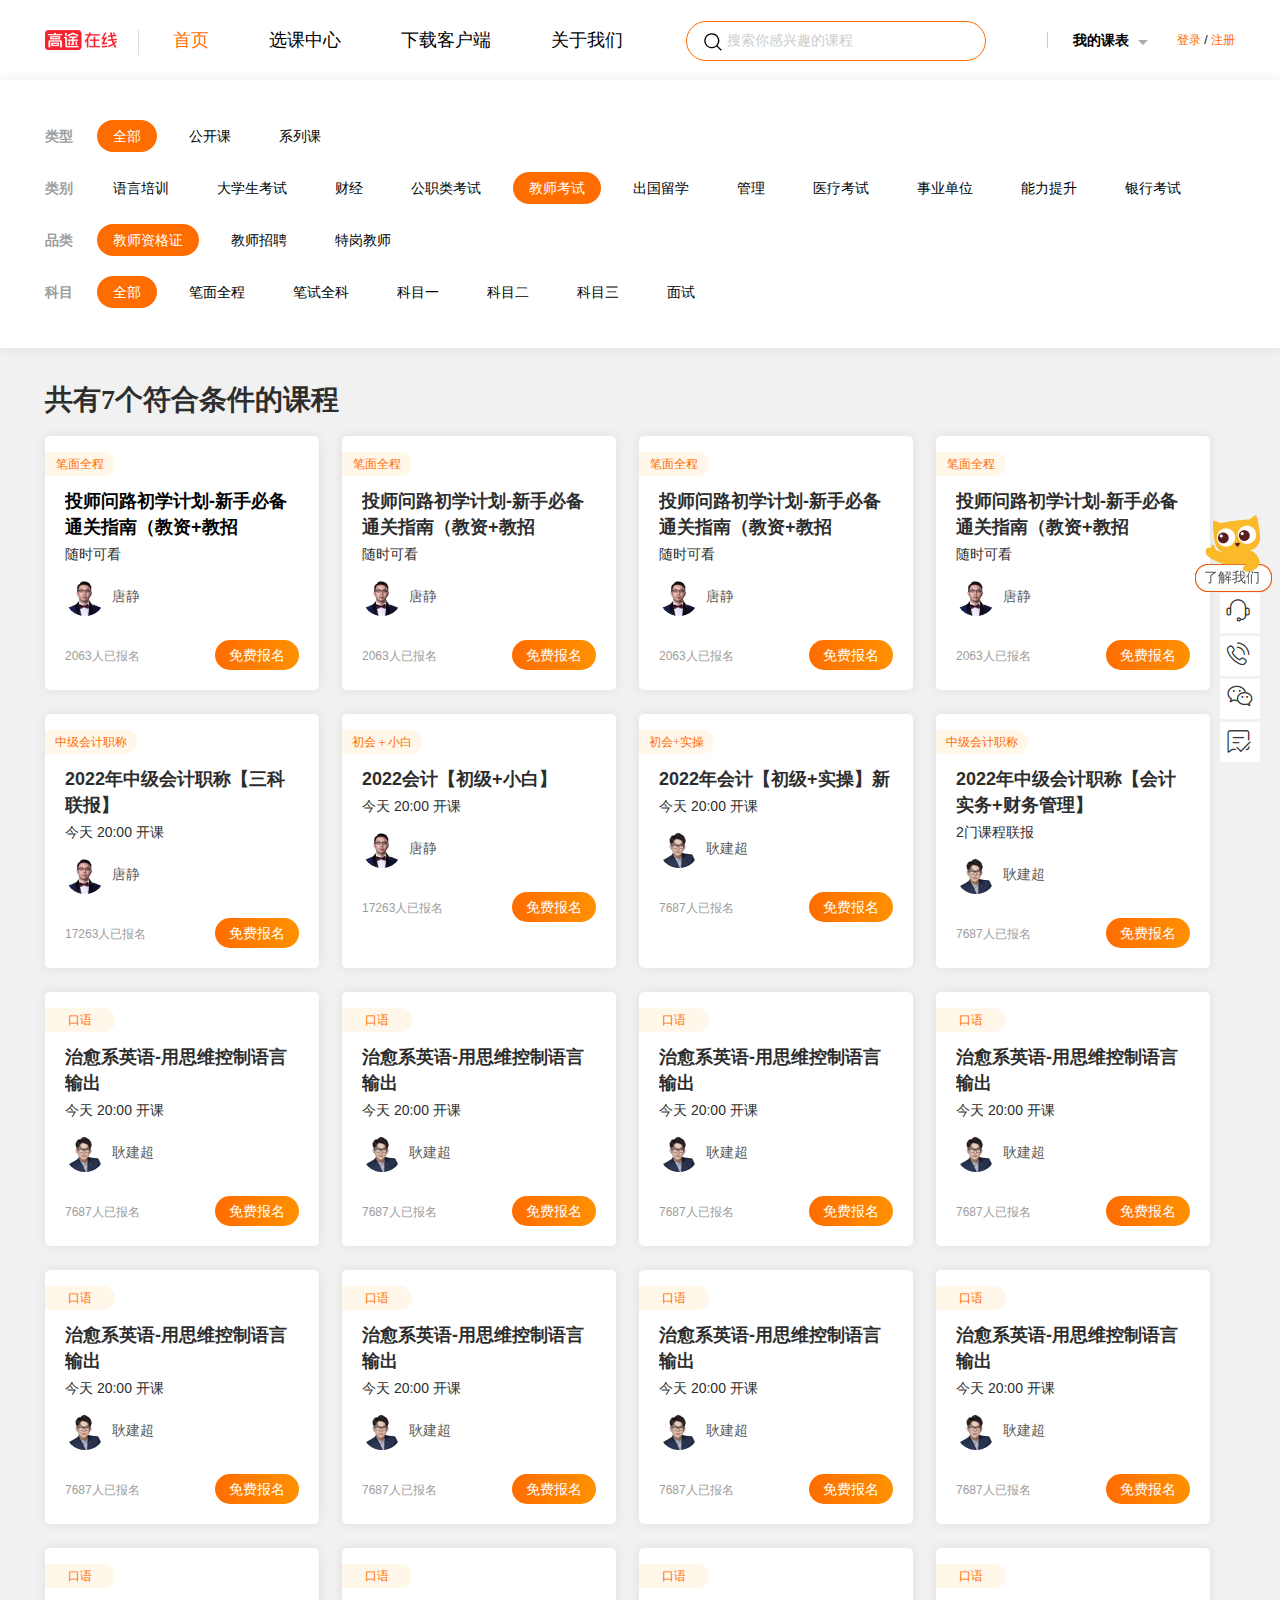
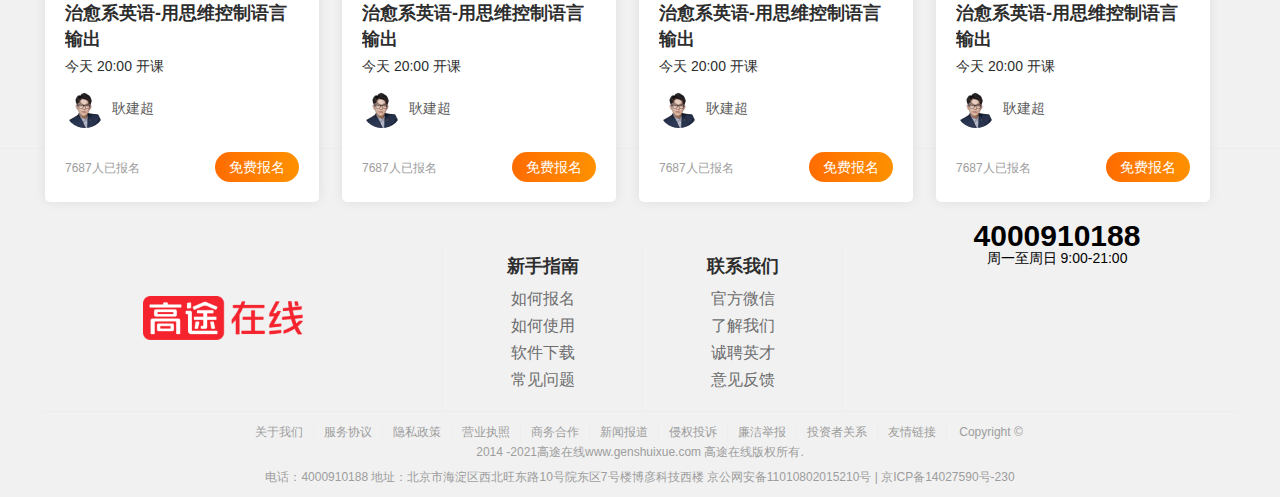
<file: html/教师.html>
<!DOCTYPE html>
<html lang="en">

<head>
    <meta charset="UTF-8">
    <meta http-equiv="X-UA-Compatible" content="IE=edge">
    <meta name="viewport" content="width=device-width, initial-scale=1.0">
    <title>教师考试</title>
    <link rel="stylesheet" href="../css/liebiao.css">
    <link rel="stylesheet" href="../css/英语.css">
    <link rel="stylesheet" href="../css/returnTOP.css">
    <link rel="stylesheet"
        href="https://at.alicdn.com/t/font_2917348_w16vwz5z3s.css?spm=a313x.7781069.1998910419.44&file=font_2917348_w16vwz5z3s.css">
</head>

<body>
    <header>
        <div class="top">
            <div class="topwrap w">
                <div class="logo">
                    <img src="../img/logo.png" alt="">
                    <h3>高途在线</h3>
                </div>
                <ul>
                    <li><a href="../index.html" style="color: #ff6c00;">首页</a></li>
                    <li><a href="" class="a1">选课中心</a></li>
                    <li><a href="" class="a1">下载客户端</a></li>
                    <li>
                        <a href="" class="a1">关于我们</a>
                        <div class="hide">
                            <dt>
                            <dd><a href="">了解我们</a></dd>
                            <dd><a href="">教师资质</a></dd>
                            <dd><a href="">投资者关系</a></dd>
                            </dt>
                        </div>
                    </li>
                    <!-- <li><a href=""></a></li> -->
                </ul>
                <form action="">
                    <svg t="1640702003388" class="icon" viewBox="0 0 1024 1024" version="1.1"
                        xmlns="http://www.w3.org/2000/svg" p-id="667" width="20" height="20">
                        <path
                            d="M449.408 64a385.408 385.408 0 0 1 294.272 634.24L960 914.56l-45.44 45.44-216.32-216.32A385.408 385.408 0 1 1 449.408 64z m0 64.256a321.152 321.152 0 1 0 0 642.304 321.152 321.152 0 0 0 0-642.304z"
                            p-id="668"></path>
                    </svg>
                    <input type="text" placeholder="搜索你感兴趣的课程">
                </form>
                <div class="t-right">
                    <h3>
                        我的课表
                        <div class="hide">
                            <p><span>登录</span> 查看我的课表</p>
                        </div>
                    </h3>
                    <span><a href="">登录</a> / <a href="">注册</a></span>
                </div>
            </div>
        </div>
    </header>

    <div class="move_1">
        <main class="set1190">
            <div class="content">
                <span>类型</span>
                <div class="box_1">
                    <ul>
                        <li class="m"><a href="">全部</a></li>
                        <li><a href="">公开课</a></li>
                        <li><a href="">系列课</a></li>
                    </ul>
                </div>
            </div>
            <div class="content">
                <span>类别</span>
                <div class="box_1">
                    <ul>
                        <li ><a href="../html/英语.html">语言培训</a></li>
                        <li><a href="../html/大学考试.html">大学生考试</a></li>
                        <li><a href="../html/财经.html">财经</a></li>
                        <li><a href="../html/公职类.html">公职类考试</a></li>
                        <li class="m"><a href="../html/教师.html">教师考试</a></li>
                        <li><a href="../html/出国.html">出国留学</a></li>
                        <li><a href="">管理</a></li>
                        <li><a href="">医疗考试</a></li>
                        <li><a href="">事业单位</a></li>
                        <li><a href="">能力提升</a></li>
                        <li><a href="">银行考试</a></li>
                    </ul>
                </div>
            </div>
            <div class="content">
                <span>品类</span>
                <div class="box_1">
                    <ul>
                        <li class="m"><a href="">教师资格证</a></li>
                        <li><a href="">教师招聘</a></li>
                        <li><a href="">特岗教师</a></li>
                    </ul>
                </div>
            </div>
            <div class="content">
                <span>科目</span>
                <div class="box_1">
                    <ul>
                        <li class="m"><a href="">全部</a></li>
                        <li><a href="">笔面全程</a></li>
                        <li><a href="">笔试全科</a></li>
                        <li><a href="">科目一</a></li>
                        <li><a href="">科目二</a></li>
                        <li><a href="">科目三</a></li>
                        <li><a href="">面试</a></li>
                    </ul>
                </div>
            </div>
        </main>
    </div>
    <div class="move_2">
        <main class="set1190">
            <div class="bt-1">
                共有7个符合条件的课程
            </div>
            <div class="lattice">
                <ul>
                    <li>
                        <div class="N-1">
                            <p>笔面全程</p>
                        </div>

                        <div class="N-2">
                            <p class="course-name"><a href="./详情页lqk.html"> 投师问路初学计划-新手必备通关指南（教资+教招</a></p>
                            <p class="arrangement">随时可看</p>
                            <div class="name">
                                <span class="zp"><img src="../img/a2.webp" alt=""
                                        style="width: 40px;height: 40px;"></span><span class="mz">唐静</span>
                            </div>
                            <div class="bm">
                                <span class="O">2063人已报名</span>
                                <a href="">免费报名</a>
                            </div>
                        </div>
                    </li>
                    <li>
                        <div class="N-1">
                            <p>笔面全程</p>
                        </div>

                        <div class="N-2">
                            <p class="course-name">投师问路初学计划-新手必备通关指南（教资+教招</p>
                            <p class="arrangement">随时可看</p>
                            <div class="name">
                                <span class="zp"><img src="../img/a2.webp" alt=""
                                        style="width: 40px;height: 40px;"></span><span class="mz">唐静</span>
                            </div>
                            <div class="bm">
                                <span class="O">2063人已报名</span>
                                <a href="">免费报名</a>
                            </div>
                        </div>
                    </li>
                    <li>
                        <div class="N-1">
                            <p>笔面全程</p>
                        </div>

                        <div class="N-2">
                            <p class="course-name">投师问路初学计划-新手必备通关指南（教资+教招</p>
                            <p class="arrangement">随时可看</p>
                            <div class="name">
                                <span class="zp"><img src="../img/a2.webp" alt=""
                                        style="width: 40px;height: 40px;"></span><span class="mz">唐静</span>
                            </div>
                            <div class="bm">
                                <span class="O">2063人已报名</span>
                                <a href="">免费报名</a>
                            </div>
                        </div>
                    </li>
                    <li>
                        <div class="N-1">
                            <p>笔面全程</p>
                        </div>

                        <div class="N-2">
                            <p class="course-name">投师问路初学计划-新手必备通关指南（教资+教招</p>
                            <p class="arrangement">随时可看</p>
                            <div class="name">
                                <span class="zp"><img src="../img/a2.webp" alt=""
                                        style="width: 40px;height: 40px;"></span><span class="mz">唐静</span>
                            </div>
                            <div class="bm">
                                <span class="O">2063人已报名</span>
                                <a href="">免费报名</a>
                            </div>
                        </div>
                    </li>

                </ul>
                <ul>
                    <li>
                        <div class="N-1">
                            <p>中级会计职称</p>
                        </div>

                        <div class="N-2">
                            <p class="course-name">2022年中级会计职称【三科联报】</p>
                            <p class="arrangement">今天 20:00 开课</p>
                            <div class="name">
                                <span class="zp"><img src="../img/a2.webp" alt=""
                                        style="width: 40px;height: 40px;"></span><span class="mz">唐静</span>
                            </div>
                            <div class="bm">
                                <span class="O">17263人已报名</span>
                                <a href="">免费报名</a>
                            </div>
                        </div>
                        <li>
                            <div class="N-1">
                                <p>初会＋小白</p>
                            </div>
    
                            <div class="N-2">
                                <p class="course-name">2022会计【初级+小白】</p>
                                <p class="arrangement">今天 20:00 开课</p>
                                <div class="name">
                                    <span class="zp"><img src="../img/a2.webp" alt=""
                                            style="width: 40px;height: 40px;"></span><span class="mz">唐静</span>
                                </div>
                                <div class="bm">
                                    <span class="O">17263人已报名</span>
                                    <a href="">免费报名</a>
                                </div>
                            </div>
                        </li>
                    <li>
                        <div class="N-1">
                            <p>初会+实操</p>
                        </div>

                        <div class="N-2">
                            <p class="course-name">2022年会计【初级+实操】新</p>
                            <p class="arrangement">今天 20:00 开课</p>
                            <div class="name">
                                <span class="zp"><img src="../img/a1.webp" alt=""
                                        style="width: 40px;height: 40px;"></span><span class="mz">耿建超</span>
                            </div>
                            <div class="bm">
                                <span class="O">7687人已报名</span>
                                <a href="">免费报名</a>
                            </div>
                        </div>
                    </li>
                    <li>
                        <div class="N-1">
                            <p>中级会计职称</p>
                        </div>

                        <div class="N-2">
                            <p class="course-name">2022年中级会计职称【会计实务+财务管理】</p>
                            <p class="arrangement">2门课程联报</p>
                            <div class="name">
                                <span class="zp"><img src="../img/a1.webp" alt=""
                                        style="width: 40px;height: 40px;"></span><span class="mz">耿建超</span>
                            </div>
                            <div class="bm">
                                <span class="O">7687人已报名</span>
                                <a href="">免费报名</a>
                            </div>
                        </div>
                    </li>

                </ul>
                <ul>
                    <li>
                        <div class="N-1">
                            <p>口语</p>
                        </div>

                        <div class="N-2">
                            <p class="course-name">治愈系英语-用思维控制语言输出</p>
                            <p class="arrangement">今天 20:00 开课</p>
                            <div class="name">
                                <span class="zp"><img src="../img/a1.webp" alt=""
                                        style="width: 40px;height: 40px;"></span><span class="mz">耿建超</span>
                            </div>
                            <div class="bm">
                                <span class="O">7687人已报名</span>
                                <a href="">免费报名</a>
                            </div>
                        </div>
                    </li>
                    <li>
                        <div class="N-1">
                            <p>口语</p>
                        </div>

                        <div class="N-2">
                            <p class="course-name">治愈系英语-用思维控制语言输出</p>
                            <p class="arrangement">今天 20:00 开课</p>
                            <div class="name">
                                <span class="zp"><img src="../img/a1.webp" alt=""
                                        style="width: 40px;height: 40px;"></span><span class="mz">耿建超</span>
                            </div>
                            <div class="bm">
                                <span class="O">7687人已报名</span>
                                <a href="">免费报名</a>
                            </div>
                        </div>
                    </li>
                    <li>
                        <div class="N-1">
                            <p>口语</p>
                        </div>

                        <div class="N-2">
                            <p class="course-name">治愈系英语-用思维控制语言输出</p>
                            <p class="arrangement">今天 20:00 开课</p>
                            <div class="name">
                                <span class="zp"><img src="../img/a1.webp" alt=""
                                        style="width: 40px;height: 40px;"></span><span class="mz">耿建超</span>
                            </div>
                            <div class="bm">
                                <span class="O">7687人已报名</span>
                                <a href="">免费报名</a>
                            </div>
                        </div>
                    </li>
                    <li>
                        <div class="N-1">
                            <p>口语</p>
                        </div>

                        <div class="N-2">
                            <p class="course-name">治愈系英语-用思维控制语言输出</p>
                            <p class="arrangement">今天 20:00 开课</p>
                            <div class="name">
                                <span class="zp"><img src="../img/a1.webp" alt=""
                                        style="width: 40px;height: 40px;"></span><span class="mz">耿建超</span>
                            </div>
                            <div class="bm">
                                <span class="O">7687人已报名</span>
                                <a href="">免费报名</a>
                            </div>
                        </div>
                    </li>

                </ul>
                <ul>
                    <li>
                        <div class="N-1">
                            <p>口语</p>
                        </div>

                        <div class="N-2">
                            <p class="course-name">治愈系英语-用思维控制语言输出</p>
                            <p class="arrangement">今天 20:00 开课</p>
                            <div class="name">
                                <span class="zp"><img src="../img/a1.webp" alt=""
                                        style="width: 40px;height: 40px;"></span><span class="mz">耿建超</span>
                            </div>
                            <div class="bm">
                                <span class="O">7687人已报名</span>
                                <a href="">免费报名</a>
                            </div>
                        </div>
                    </li>
                    <li>
                        <div class="N-1">
                            <p>口语</p>
                        </div>

                        <div class="N-2">
                            <p class="course-name">治愈系英语-用思维控制语言输出</p>
                            <p class="arrangement">今天 20:00 开课</p>
                            <div class="name">
                                <span class="zp"><img src="../img/a1.webp" alt=""
                                        style="width: 40px;height: 40px;"></span><span class="mz">耿建超</span>
                            </div>
                            <div class="bm">
                                <span class="O">7687人已报名</span>
                                <a href="">免费报名</a>
                            </div>
                        </div>
                    </li>
                    <li>
                        <div class="N-1">
                            <p>口语</p>
                        </div>

                        <div class="N-2">
                            <p class="course-name">治愈系英语-用思维控制语言输出</p>
                            <p class="arrangement">今天 20:00 开课</p>
                            <div class="name">
                                <span class="zp"><img src="../img/a1.webp" alt=""
                                        style="width: 40px;height: 40px;"></span><span class="mz">耿建超</span>
                            </div>
                            <div class="bm">
                                <span class="O">7687人已报名</span>
                                <a href="">免费报名</a>
                            </div>
                        </div>
                    </li>
                    <li>
                        <div class="N-1">
                            <p>口语</p>
                        </div>

                        <div class="N-2">
                            <p class="course-name">治愈系英语-用思维控制语言输出</p>
                            <p class="arrangement">今天 20:00 开课</p>
                            <div class="name">
                                <span class="zp"><img src="../img/a1.webp" alt=""
                                        style="width: 40px;height: 40px;"></span><span class="mz">耿建超</span>
                            </div>
                            <div class="bm">
                                <span class="O">7687人已报名</span>
                                <a href="">免费报名</a>
                            </div>
                        </div>
                    </li>

                </ul>
                <ul>
                    <li>
                        <div class="N-1">
                            <p>口语</p>
                        </div>

                        <div class="N-2">
                            <p class="course-name">治愈系英语-用思维控制语言输出</p>
                            <p class="arrangement">今天 20:00 开课</p>
                            <div class="name">
                                <span class="zp"><img src="../img/a1.webp" alt=""
                                        style="width: 40px;height: 40px;"></span><span class="mz">耿建超</span>
                            </div>
                            <div class="bm">
                                <span class="O">7687人已报名</span>
                                <a href="">免费报名</a>
                            </div>
                        </div>
                    </li>
                    <li>
                        <div class="N-1">
                            <p>口语</p>
                        </div>

                        <div class="N-2">
                            <p class="course-name">治愈系英语-用思维控制语言输出</p>
                            <p class="arrangement">今天 20:00 开课</p>
                            <div class="name">
                                <span class="zp"><img src="../img/a1.webp" alt=""
                                        style="width: 40px;height: 40px;"></span><span class="mz">耿建超</span>
                            </div>
                            <div class="bm">
                                <span class="O">7687人已报名</span>
                                <a href="">免费报名</a>
                            </div>
                        </div>
                    </li>
                    <li>
                        <div class="N-1">
                            <p>口语</p>
                        </div>

                        <div class="N-2">
                            <p class="course-name">治愈系英语-用思维控制语言输出</p>
                            <p class="arrangement">今天 20:00 开课</p>
                            <div class="name">
                                <span class="zp"><img src="../img/a1.webp" alt=""
                                        style="width: 40px;height: 40px;"></span><span class="mz">耿建超</span>
                            </div>
                            <div class="bm">
                                <span class="O">7687人已报名</span>
                                <a href="">免费报名</a>
                            </div>
                        </div>
                    </li>
                    <li>
                        <div class="N-1">
                            <p>口语</p>
                        </div>

                        <div class="N-2">
                            <p class="course-name">治愈系英语-用思维控制语言输出</p>
                            <p class="arrangement">今天 20:00 开课</p>
                            <div class="name">
                                <span class="zp"><img src="../img/a1.webp" alt=""
                                        style="width: 40px;height: 40px;"></span><span class="mz">耿建超</span>
                            </div>
                            <div class="bm">
                                <span class="O">7687人已报名</span>
                                <a href="">免费报名</a>
                            </div>
                        </div>
                    </li>

                </ul>
            </div>
        </main>
    </div>
    <footer class="dibu">
        <div class="bottm">
            <div class="zaix">
                <a href=""><img src="../img/logo.png" alt=""></a>
            </div>
            <div class="zhinan">
                <div>
                    <ul>
                        <h6>新手指南</h6>
                        <li><a href="">如何报名</a></li>
                        <li><a href="">如何使用</a></li>
                        <li><a href="">软件下载</a></li>
                        <li><a href="">常见问题</a></li>
                    </ul>
                </div>
                <div>
                    <ul>
                        <h6>联系我们</h6>
                        <li><a href="">官方微信</a></li>
                        <li><a href="">了解我们</a></li>
                        <li><a href="">诚聘英才</a></li>
                        <li><a href="">意见反馈</a></li>
                    </ul>
                </div>
            </div>
            <div class="dianh ">
                <span class="iconfont icon-24gf-phoneLoudspeaker"></span>
                <h3>4000910188</h3>
                <span>周一至周日 9:00-21:00</span>
            </div>
        </div>
    </footer>
    <div class="gye">
        <ul>
            <li> <a href="">关于我们</a></li>
            <li><a href="">服务协议</a></li>
            <li> <a href="">隐私政策</a></li>
            <li> <a href="">营业执照</a></li>
            <li><a href="">商务合作</a></li>
            <li> <a href="">新闻报道</a></li>
            <li><a href="">侵权投诉</a></li>
            <li> <a href="">廉洁举报</a></li>
            <li> <a href="">投资者关系</a></li>
            <li> <a href="">友情链接</a></li>
        </ul>
        <p>Copyright © 2014 -2021高途在线<a href="">www.genshuixue.com</a> 高途在线版权所有.</p>
        <p>电话：4000910188 地址：北京市海淀区西北旺东路10号院东区7号楼博彦科技西楼 京公网安备11010802015210号 | 京ICP备14027590号-230</p>
    </div>
        <!-- 返回顶部 -->
        <div class="asid_share" id="asid_share">
            <div class="XX">
                <span class="xxx">
                    了解我们</span>
                    <img src="../images/1.webp" class="xxxx" alt="">
            </div>
            <div class="asid_share_box relative"> <a href="#"><img alt="在线咨询" title="在线咨询" class="adid_icon"
                        src="../images/在线咨询.png"></a>
                <div class="asid_share_triangle" style="display:none;"> <em class="border_sj">&#9670;</em> <span
                        class="con_sj">&#9670;</span> </div>
                <div class="asid_sha_layer" style="display:none;">
                    <ul class="asid_help_list" style="width:130px;">
                        <!-- <li><a href="#">在线咨询</a></li> -->
                        <h3>电话咨询</h3>
                        <h4>4000910188</h4>
                        <h5>9:00-21:00</h5>
                    </ul>
                </div>
            </div>
            <div class="asid_share_box relative"> <a href="#"><img alt="电话咨询" title="电话咨询" class="adid_icon"
                        src="../images/电话.png"></a>
                <div class="asid_share_triangle" style="display:none;"> <em class="border_sj">&#9670;</em> <span
                        class="con_sj">&#9670;</span> </div>
                <div class="asid_sha_layer" style="display:none;">
                    <ul class="asid_help_list" style="width:130px;">
                        <h3>在线咨询</h3>
                        <h4>周一至周五</h4>
                        <h5>9:00-21:00</h5>
                    </ul>
                </div>
            </div>
            <div class="asid_share_box relative"> <a href="#"><img alt="扫二微码" title="扫二微码" class="adid_icon"
                        src="../images/公众号.png"></a>
                <div class="asid_share_triangle" style="display:none;"> <em class="border_sj">&#9670;</em> <span
                        class="con_sj">&#9670;</span> </div>
                <div class="asid_sha_layer" style="display:none;">
                    <p class="pb6"><b>关注公众号</b></p>
                    <p class="sweep_img"><img src="../images/gaotu.jpg" width="120px"></p>
                    <p class="layerp1">微信关注高途在线</p>
                    <p class="layerp2">随时随地获取上课信息</p>
    
                </div>
            </div>
            <div class="asid_share_box relative"> <a href="#"><img alt="我有话说" title="我有话说" class="adid_icon"
                        src="../images/意见.png"></a> </div>
            <div class="asid_share_box relative" style="display:none;">
    
                <a href="#"><img alt="返回顶部" title="返回顶部" class="adid_icon" src="../images/TOP.png">
    
                </a>
            </div>
        </div>
        <!-- 返回顶部结束 -->
    <script src="../js/jquery-1.11.3.js"></script>
    <script src="../js/slider.js"></script>
    <script src="../js/index.js"></script>
    <script src="../js/hhShare.min.js"></script>
</body>

</html>
</file>
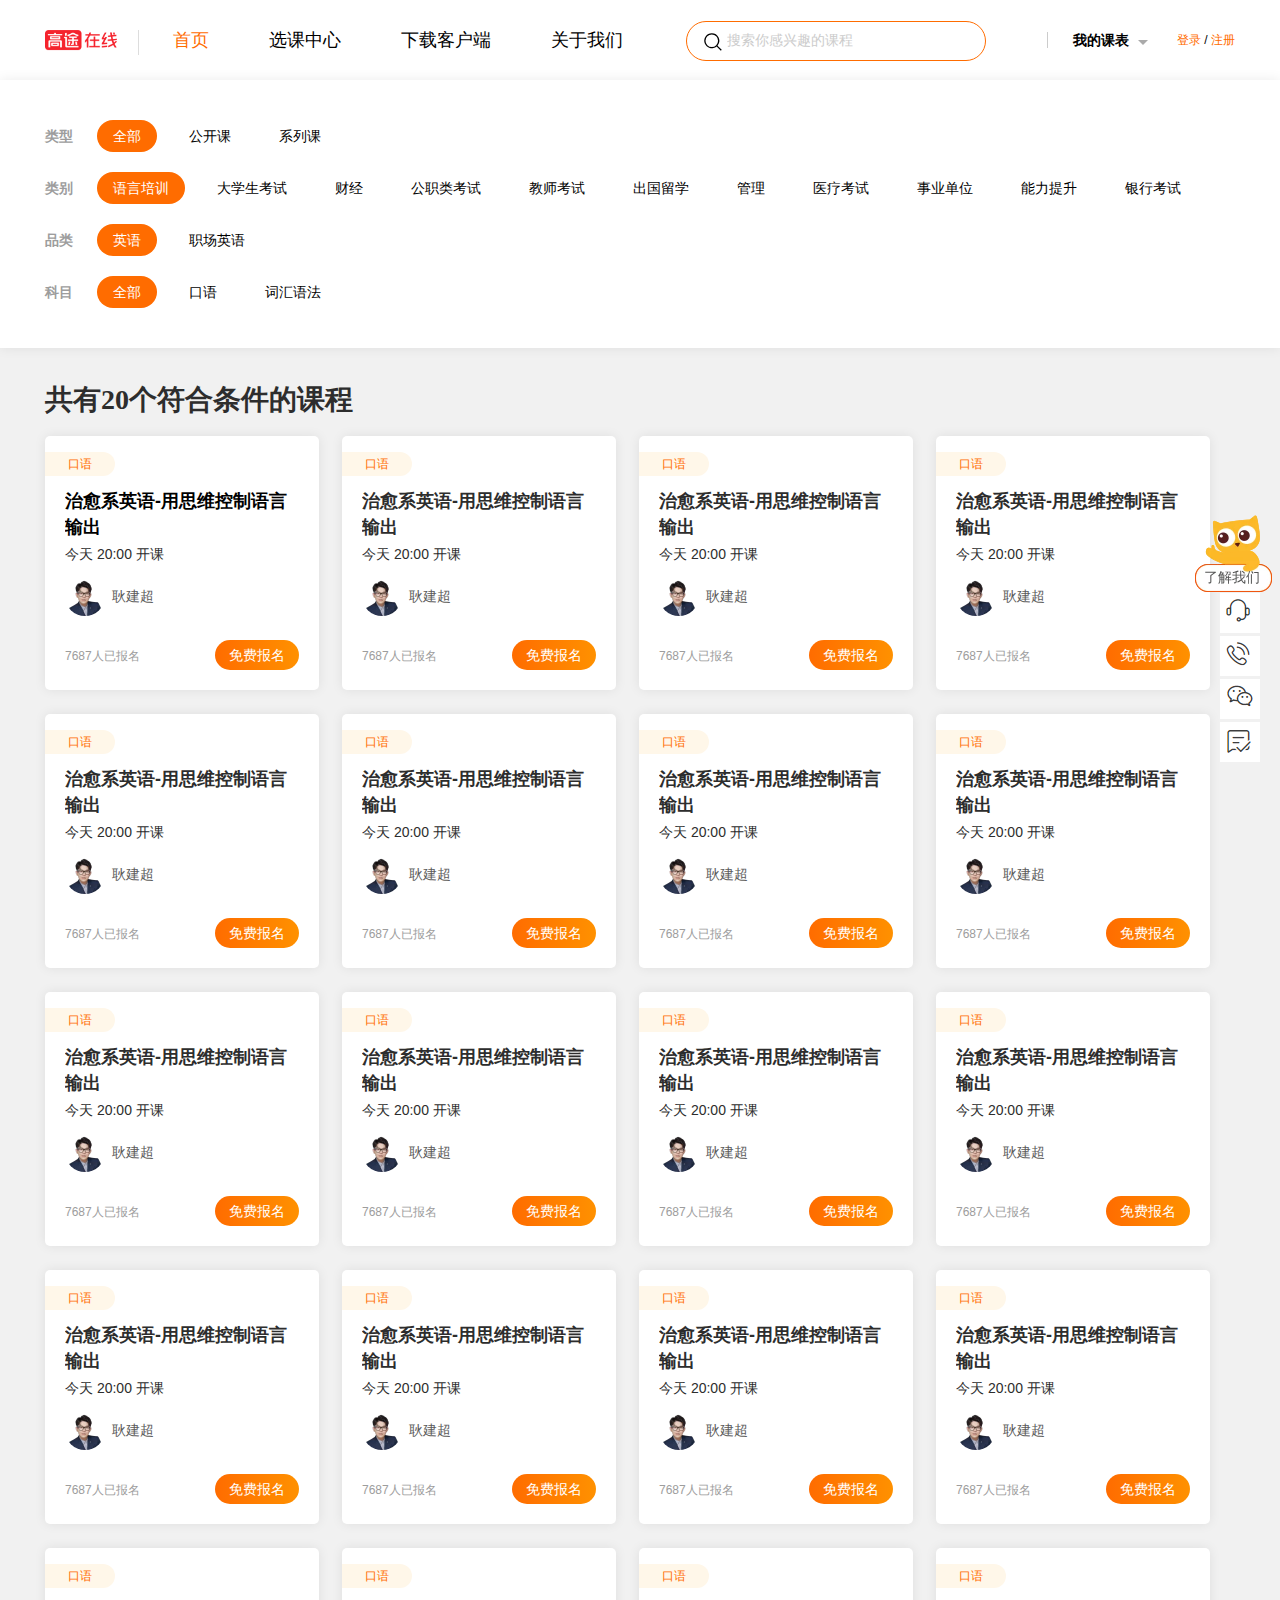
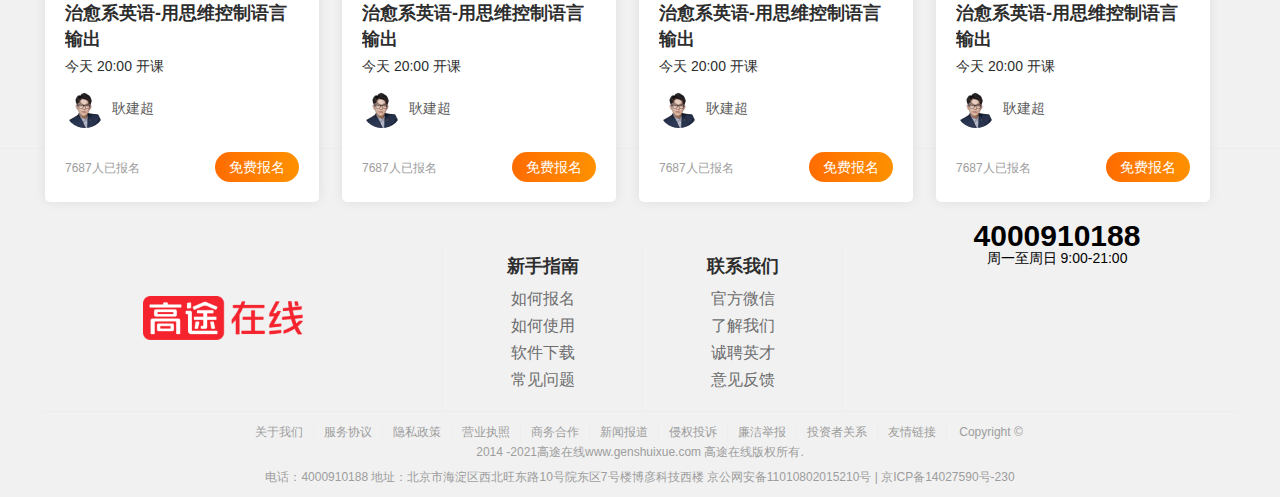
<file: html/英语.html>
<!DOCTYPE html>
<html lang="en">

<head>
    <meta charset="UTF-8">
    <meta http-equiv="X-UA-Compatible" content="IE=edge">
    <meta name="viewport" content="width=device-width, initial-scale=1.0">
    <title>英语</title>
    <link rel="stylesheet" href="../css/liebiao.css">
    <link rel="stylesheet" href="../css/英语.css">
    <link rel="stylesheet" href="../css/returnTOP.css">
    <link rel="stylesheet"
        href="https://at.alicdn.com/t/font_2917348_w16vwz5z3s.css?spm=a313x.7781069.1998910419.44&file=font_2917348_w16vwz5z3s.css">
</head>

<body>
    <header>
        <div class="top">
            <div class="topwrap w">
                <div class="logo">
                    <img src="../img/logo.png" alt="">
                    <h3>高途在线</h3>
                </div>
                <ul>
                    <li><a href="../index.html" style="color: #ff6c00;">首页</a></li>
                    <li><a href="" class="a1">选课中心</a></li>
                    <li><a href="" class="a1">下载客户端</a></li>
                    <li>
                        <a href="" class="a1">关于我们</a>
                        <div class="hide">
                            <dt>
                            <dd><a href="">了解我们</a></dd>
                            <dd><a href="">教师资质</a></dd>
                            <dd><a href="">投资者关系</a></dd>
                            </dt>
                        </div>
                    </li>
                    <!-- <li><a href=""></a></li> -->
                </ul>
                <form action="">
                    <svg t="1640702003388" class="icon" viewBox="0 0 1024 1024" version="1.1"
                        xmlns="http://www.w3.org/2000/svg" p-id="667" width="20" height="20">
                        <path
                            d="M449.408 64a385.408 385.408 0 0 1 294.272 634.24L960 914.56l-45.44 45.44-216.32-216.32A385.408 385.408 0 1 1 449.408 64z m0 64.256a321.152 321.152 0 1 0 0 642.304 321.152 321.152 0 0 0 0-642.304z"
                            p-id="668"></path>
                    </svg>
                    <input type="text" placeholder="搜索你感兴趣的课程">
                </form>
                <div class="t-right">
                    <h3>
                        我的课表
                        <div class="hide">
                            <p><span>登录</span> 查看我的课表</p>
                        </div>
                    </h3>
                    <span><a href="">登录</a> / <a href="">注册</a></span>
                </div>
            </div>
        </div>
    </header>

    <div class="move_1">
        <main class="set1190">
            <div class="content">
                <span>类型</span>
                <div class="box_1">
                    <ul>
                        <li class="m"><a href="">全部</a></li>
                        <li><a href="">公开课</a></li>
                        <li><a href="">系列课</a></li>
                    </ul>
                </div>
            </div>
            <div class="content">
                <span>类别</span>
                <div class="box_1">
                    <ul>
                        <li class="m"><a href="../html/英语.html">语言培训</a></li>
                        <li><a href="../html/大学考试.html">大学生考试</a></li>
                        <li><a href="../html/财经.html">财经</a></li>
                        <li><a href="../html/公职类.html">公职类考试</a></li>
                        <li><a href="../html/教师.html">教师考试</a></li>
                        <li><a href="../html/出国.html">出国留学</a></li>
                        <li><a href="">管理</a></li>
                        <li><a href="">医疗考试</a></li>
                        <li><a href="">事业单位</a></li>
                        <li><a href="">能力提升</a></li>
                        <li><a href="">银行考试</a></li>
                    </ul>
                </div>
            </div>
            <div class="content">
                <span>品类</span>
                <div class="box_1">
                    <ul>
                        <li class="m"><a href="">英语</a></li>
                        <li><a href="">职场英语</a></li>
                    </ul>
                </div>
            </div>
            <div class="content">
                <span>科目</span>
                <div class="box_1">
                    <ul>
                        <li class="m"><a href="">全部</a></li>
                        <li><a href="">口语</a></li>
                        <li><a href="">词汇语法</a></li>
                    </ul>
                </div>
            </div>
        </main>
    </div>
    <div class="move_2">
        <main class="set1190">
            <div class="bt-1">
                共有20个符合条件的课程
            </div>
            <div class="lattice">
                <ul>
                    <li>
                        <div class="N-1">
                            <p>口语</p>
                        </div>

                        <div class="N-2">
                            <p class="course-name"><a href="./详情页lqk.html">治愈系英语-用思维控制语言输出</a> </p>
                            <p class="arrangement">今天 20:00 开课</p>
                            <div class="name">
                                <span class="zp"><img src="../img/a1.webp" alt=""
                                        style="width: 40px;height: 40px;"></span><span class="mz">耿建超</span>
                            </div>
                            <div class="bm">
                                <span class="O">7687人已报名</span>
                                <a href="">免费报名</a>
                            </div>
                        </div>
                    </li>
                    <li>
                        <div class="N-1">
                            <p>口语</p>
                        </div>

                        <div class="N-2">
                            <p class="course-name">治愈系英语-用思维控制语言输出</p>
                            <p class="arrangement">今天 20:00 开课</p>
                            <div class="name">
                                <span class="zp"><img src="../img/a1.webp" alt=""
                                        style="width: 40px;height: 40px;"></span><span class="mz">耿建超</span>
                            </div>
                            <div class="bm">
                                <span class="O">7687人已报名</span>
                                <a href="">免费报名</a>
                            </div>
                        </div>
                    </li>
                    <li>
                        <div class="N-1">
                            <p>口语</p>
                        </div>

                        <div class="N-2">
                            <p class="course-name">治愈系英语-用思维控制语言输出</p>
                            <p class="arrangement">今天 20:00 开课</p>
                            <div class="name">
                                <span class="zp"><img src="../img/a1.webp" alt=""
                                        style="width: 40px;height: 40px;"></span><span class="mz">耿建超</span>
                            </div>
                            <div class="bm">
                                <span class="O">7687人已报名</span>
                                <a href="">免费报名</a>
                            </div>
                        </div>
                    </li>
                    <li>
                        <div class="N-1">
                            <p>口语</p>
                        </div>

                        <div class="N-2">
                            <p class="course-name">治愈系英语-用思维控制语言输出</p>
                            <p class="arrangement">今天 20:00 开课</p>
                            <div class="name">
                                <span class="zp"><img src="../img/a1.webp" alt=""
                                        style="width: 40px;height: 40px;"></span><span class="mz">耿建超</span>
                            </div>
                            <div class="bm">
                                <span class="O">7687人已报名</span>
                                <a href="">免费报名</a>
                            </div>
                        </div>
                    </li>

                </ul>
                <ul>
                    <li>
                        <div class="N-1">
                            <p>口语</p>
                        </div>

                        <div class="N-2">
                            <p class="course-name">治愈系英语-用思维控制语言输出</p>
                            <p class="arrangement">今天 20:00 开课</p>
                            <div class="name">
                                <span class="zp"><img src="../img/a1.webp" alt=""
                                        style="width: 40px;height: 40px;"></span><span class="mz">耿建超</span>
                            </div>
                            <div class="bm">
                                <span class="O">7687人已报名</span>
                                <a href="">免费报名</a>
                            </div>
                        </div>
                    </li>
                    <li>
                        <div class="N-1">
                            <p>口语</p>
                        </div>

                        <div class="N-2">
                            <p class="course-name">治愈系英语-用思维控制语言输出</p>
                            <p class="arrangement">今天 20:00 开课</p>
                            <div class="name">
                                <span class="zp"><img src="../img/a1.webp" alt=""
                                        style="width: 40px;height: 40px;"></span><span class="mz">耿建超</span>
                            </div>
                            <div class="bm">
                                <span class="O">7687人已报名</span>
                                <a href="">免费报名</a>
                            </div>
                        </div>
                    </li>
                    <li>
                        <div class="N-1">
                            <p>口语</p>
                        </div>

                        <div class="N-2">
                            <p class="course-name">治愈系英语-用思维控制语言输出</p>
                            <p class="arrangement">今天 20:00 开课</p>
                            <div class="name">
                                <span class="zp"><img src="../img/a1.webp" alt=""
                                        style="width: 40px;height: 40px;"></span><span class="mz">耿建超</span>
                            </div>
                            <div class="bm">
                                <span class="O">7687人已报名</span>
                                <a href="">免费报名</a>
                            </div>
                        </div>
                    </li>
                    <li>
                        <div class="N-1">
                            <p>口语</p>
                        </div>

                        <div class="N-2">
                            <p class="course-name">治愈系英语-用思维控制语言输出</p>
                            <p class="arrangement">今天 20:00 开课</p>
                            <div class="name">
                                <span class="zp"><img src="../img/a1.webp" alt=""
                                        style="width: 40px;height: 40px;"></span><span class="mz">耿建超</span>
                            </div>
                            <div class="bm">
                                <span class="O">7687人已报名</span>
                                <a href="">免费报名</a>
                            </div>
                        </div>
                    </li>

                </ul>
                <ul>
                    <li>
                        <div class="N-1">
                            <p>口语</p>
                        </div>

                        <div class="N-2">
                            <p class="course-name">治愈系英语-用思维控制语言输出</p>
                            <p class="arrangement">今天 20:00 开课</p>
                            <div class="name">
                                <span class="zp"><img src="../img/a1.webp" alt=""
                                        style="width: 40px;height: 40px;"></span><span class="mz">耿建超</span>
                            </div>
                            <div class="bm">
                                <span class="O">7687人已报名</span>
                                <a href="">免费报名</a>
                            </div>
                        </div>
                    </li>
                    <li>
                        <div class="N-1">
                            <p>口语</p>
                        </div>

                        <div class="N-2">
                            <p class="course-name">治愈系英语-用思维控制语言输出</p>
                            <p class="arrangement">今天 20:00 开课</p>
                            <div class="name">
                                <span class="zp"><img src="../img/a1.webp" alt=""
                                        style="width: 40px;height: 40px;"></span><span class="mz">耿建超</span>
                            </div>
                            <div class="bm">
                                <span class="O">7687人已报名</span>
                                <a href="">免费报名</a>
                            </div>
                        </div>
                    </li>
                    <li>
                        <div class="N-1">
                            <p>口语</p>
                        </div>

                        <div class="N-2">
                            <p class="course-name">治愈系英语-用思维控制语言输出</p>
                            <p class="arrangement">今天 20:00 开课</p>
                            <div class="name">
                                <span class="zp"><img src="../img/a1.webp" alt=""
                                        style="width: 40px;height: 40px;"></span><span class="mz">耿建超</span>
                            </div>
                            <div class="bm">
                                <span class="O">7687人已报名</span>
                                <a href="">免费报名</a>
                            </div>
                        </div>
                    </li>
                    <li>
                        <div class="N-1">
                            <p>口语</p>
                        </div>

                        <div class="N-2">
                            <p class="course-name">治愈系英语-用思维控制语言输出</p>
                            <p class="arrangement">今天 20:00 开课</p>
                            <div class="name">
                                <span class="zp"><img src="../img/a1.webp" alt=""
                                        style="width: 40px;height: 40px;"></span><span class="mz">耿建超</span>
                            </div>
                            <div class="bm">
                                <span class="O">7687人已报名</span>
                                <a href="">免费报名</a>
                            </div>
                        </div>
                    </li>

                </ul>
                <ul>
                    <li>
                        <div class="N-1">
                            <p>口语</p>
                        </div>

                        <div class="N-2">
                            <p class="course-name">治愈系英语-用思维控制语言输出</p>
                            <p class="arrangement">今天 20:00 开课</p>
                            <div class="name">
                                <span class="zp"><img src="../img/a1.webp" alt=""
                                        style="width: 40px;height: 40px;"></span><span class="mz">耿建超</span>
                            </div>
                            <div class="bm">
                                <span class="O">7687人已报名</span>
                                <a href="">免费报名</a>
                            </div>
                        </div>
                    </li>
                    <li>
                        <div class="N-1">
                            <p>口语</p>
                        </div>

                        <div class="N-2">
                            <p class="course-name">治愈系英语-用思维控制语言输出</p>
                            <p class="arrangement">今天 20:00 开课</p>
                            <div class="name">
                                <span class="zp"><img src="../img/a1.webp" alt=""
                                        style="width: 40px;height: 40px;"></span><span class="mz">耿建超</span>
                            </div>
                            <div class="bm">
                                <span class="O">7687人已报名</span>
                                <a href="">免费报名</a>
                            </div>
                        </div>
                    </li>
                    <li>
                        <div class="N-1">
                            <p>口语</p>
                        </div>

                        <div class="N-2">
                            <p class="course-name">治愈系英语-用思维控制语言输出</p>
                            <p class="arrangement">今天 20:00 开课</p>
                            <div class="name">
                                <span class="zp"><img src="../img/a1.webp" alt=""
                                        style="width: 40px;height: 40px;"></span><span class="mz">耿建超</span>
                            </div>
                            <div class="bm">
                                <span class="O">7687人已报名</span>
                                <a href="">免费报名</a>
                            </div>
                        </div>
                    </li>
                    <li>
                        <div class="N-1">
                            <p>口语</p>
                        </div>

                        <div class="N-2">
                            <p class="course-name">治愈系英语-用思维控制语言输出</p>
                            <p class="arrangement">今天 20:00 开课</p>
                            <div class="name">
                                <span class="zp"><img src="../img/a1.webp" alt=""
                                        style="width: 40px;height: 40px;"></span><span class="mz">耿建超</span>
                            </div>
                            <div class="bm">
                                <span class="O">7687人已报名</span>
                                <a href="">免费报名</a>
                            </div>
                        </div>
                    </li>

                </ul>
                <ul>
                    <li>
                        <div class="N-1">
                            <p>口语</p>
                        </div>

                        <div class="N-2">
                            <p class="course-name">治愈系英语-用思维控制语言输出</p>
                            <p class="arrangement">今天 20:00 开课</p>
                            <div class="name">
                                <span class="zp"><img src="../img/a1.webp" alt=""
                                        style="width: 40px;height: 40px;"></span><span class="mz">耿建超</span>
                            </div>
                            <div class="bm">
                                <span class="O">7687人已报名</span>
                                <a href="">免费报名</a>
                            </div>
                        </div>
                    </li>
                    <li>
                        <div class="N-1">
                            <p>口语</p>
                        </div>

                        <div class="N-2">
                            <p class="course-name">治愈系英语-用思维控制语言输出</p>
                            <p class="arrangement">今天 20:00 开课</p>
                            <div class="name">
                                <span class="zp"><img src="../img/a1.webp" alt=""
                                        style="width: 40px;height: 40px;"></span><span class="mz">耿建超</span>
                            </div>
                            <div class="bm">
                                <span class="O">7687人已报名</span>
                                <a href="">免费报名</a>
                            </div>
                        </div>
                    </li>
                    <li>
                        <div class="N-1">
                            <p>口语</p>
                        </div>

                        <div class="N-2">
                            <p class="course-name">治愈系英语-用思维控制语言输出</p>
                            <p class="arrangement">今天 20:00 开课</p>
                            <div class="name">
                                <span class="zp"><img src="../img/a1.webp" alt=""
                                        style="width: 40px;height: 40px;"></span><span class="mz">耿建超</span>
                            </div>
                            <div class="bm">
                                <span class="O">7687人已报名</span>
                                <a href="">免费报名</a>
                            </div>
                        </div>
                    </li>
                    <li>
                        <div class="N-1">
                            <p>口语</p>
                        </div>

                        <div class="N-2">
                            <p class="course-name">治愈系英语-用思维控制语言输出</p>
                            <p class="arrangement">今天 20:00 开课</p>
                            <div class="name">
                                <span class="zp"><img src="../img/a1.webp" alt=""
                                        style="width: 40px;height: 40px;"></span><span class="mz">耿建超</span>
                            </div>
                            <div class="bm">
                                <span class="O">7687人已报名</span>
                                <a href="">免费报名</a>
                            </div>
                        </div>
                    </li>

                </ul>
            </div>
        </main>
    </div>
    <footer class="dibu">
        <div class="bottm">
            <div class="zaix">
                <a href=""><img src="../img/logo.png" alt=""></a>
            </div>
            <div class="zhinan">
                <div>
                    <ul>
                        <h6>新手指南</h6>
                        <li><a href="">如何报名</a></li>
                        <li><a href="">如何使用</a></li>
                        <li><a href="">软件下载</a></li>
                        <li><a href="">常见问题</a></li>
                    </ul>
                </div>
                <div>
                    <ul>
                        <h6>联系我们</h6>
                        <li><a href="">官方微信</a></li>
                        <li><a href="">了解我们</a></li>
                        <li><a href="">诚聘英才</a></li>
                        <li><a href="">意见反馈</a></li>
                    </ul>
                </div>
            </div>
            <div class="dianh ">
                <span class="iconfont icon-24gf-phoneLoudspeaker"></span>
                <h3>4000910188</h3>
                <span>周一至周日 9:00-21:00</span>
            </div>
        </div>
    </footer>
    <div class="gye">
        <ul>
            <li> <a href="">关于我们</a></li>
            <li><a href="">服务协议</a></li>
            <li> <a href="">隐私政策</a></li>
            <li> <a href="">营业执照</a></li>
            <li><a href="">商务合作</a></li>
            <li> <a href="">新闻报道</a></li>
            <li><a href="">侵权投诉</a></li>
            <li> <a href="">廉洁举报</a></li>
            <li> <a href="">投资者关系</a></li>
            <li> <a href="">友情链接</a></li>
        </ul>
        <p>Copyright © 2014 -2021高途在线<a href="">www.genshuixue.com</a> 高途在线版权所有.</p>
        <p>电话：4000910188 地址：北京市海淀区西北旺东路10号院东区7号楼博彦科技西楼 京公网安备11010802015210号 | 京ICP备14027590号-230</p>
    </div>
        <!-- 返回顶部 -->
        <div class="asid_share" id="asid_share">
            <div class="XX">
                <span class="xxx">
                    了解我们</span>
                    <img src="../images/1.webp" class="xxxx" alt="">
            </div>
            <div class="asid_share_box relative"> <a href="#"><img alt="在线咨询" title="在线咨询" class="adid_icon"
                        src="../images/在线咨询.png"></a>
                <div class="asid_share_triangle" style="display:none;"> <em class="border_sj">&#9670;</em> <span
                        class="con_sj">&#9670;</span> </div>
                <div class="asid_sha_layer" style="display:none;">
                    <ul class="asid_help_list" style="width:130px;">
                        <!-- <li><a href="#">在线咨询</a></li> -->
                        <h3>电话咨询</h3>
                        <h4>4000910188</h4>
                        <h5>9:00-21:00</h5>
                    </ul>
                </div>
            </div>
            <div class="asid_share_box relative"> <a href="#"><img alt="电话咨询" title="电话咨询" class="adid_icon"
                        src="../images/电话.png"></a>
                <div class="asid_share_triangle" style="display:none;"> <em class="border_sj">&#9670;</em> <span
                        class="con_sj">&#9670;</span> </div>
                <div class="asid_sha_layer" style="display:none;">
                    <ul class="asid_help_list" style="width:130px;">
                        <h3>在线咨询</h3>
                        <h4>周一至周五</h4>
                        <h5>9:00-21:00</h5>
                    </ul>
                </div>
            </div>
            <div class="asid_share_box relative"> <a href="#"><img alt="扫二微码" title="扫二微码" class="adid_icon"
                        src="../images/公众号.png"></a>
                <div class="asid_share_triangle" style="display:none;"> <em class="border_sj">&#9670;</em> <span
                        class="con_sj">&#9670;</span> </div>
                <div class="asid_sha_layer" style="display:none;">
                    <p class="pb6"><b>关注公众号</b></p>
                    <p class="sweep_img"><img src="../images/gaotu.jpg" width="120px"></p>
                    <p class="layerp1">微信关注高途在线</p>
                    <p class="layerp2">随时随地获取上课信息</p>
    
                </div>
            </div>
            <div class="asid_share_box relative"> <a href="#"><img alt="我有话说" title="我有话说" class="adid_icon"
                        src="../images/意见.png"></a> </div>
            <div class="asid_share_box relative" style="display:none;">
    
                <a href="#"><img alt="返回顶部" title="返回顶部" class="adid_icon" src="../images/TOP.png">
    
                </a>
            </div>
        </div>
        <!-- 返回顶部结束 -->
    <script src="../js/jquery-1.11.3.js"></script>
    <script src="../js/slider.js"></script>
    <script src="../js/index.js"></script>
    <script src="../js/hhShare.min.js"></script>
</body>

</html>
</file>
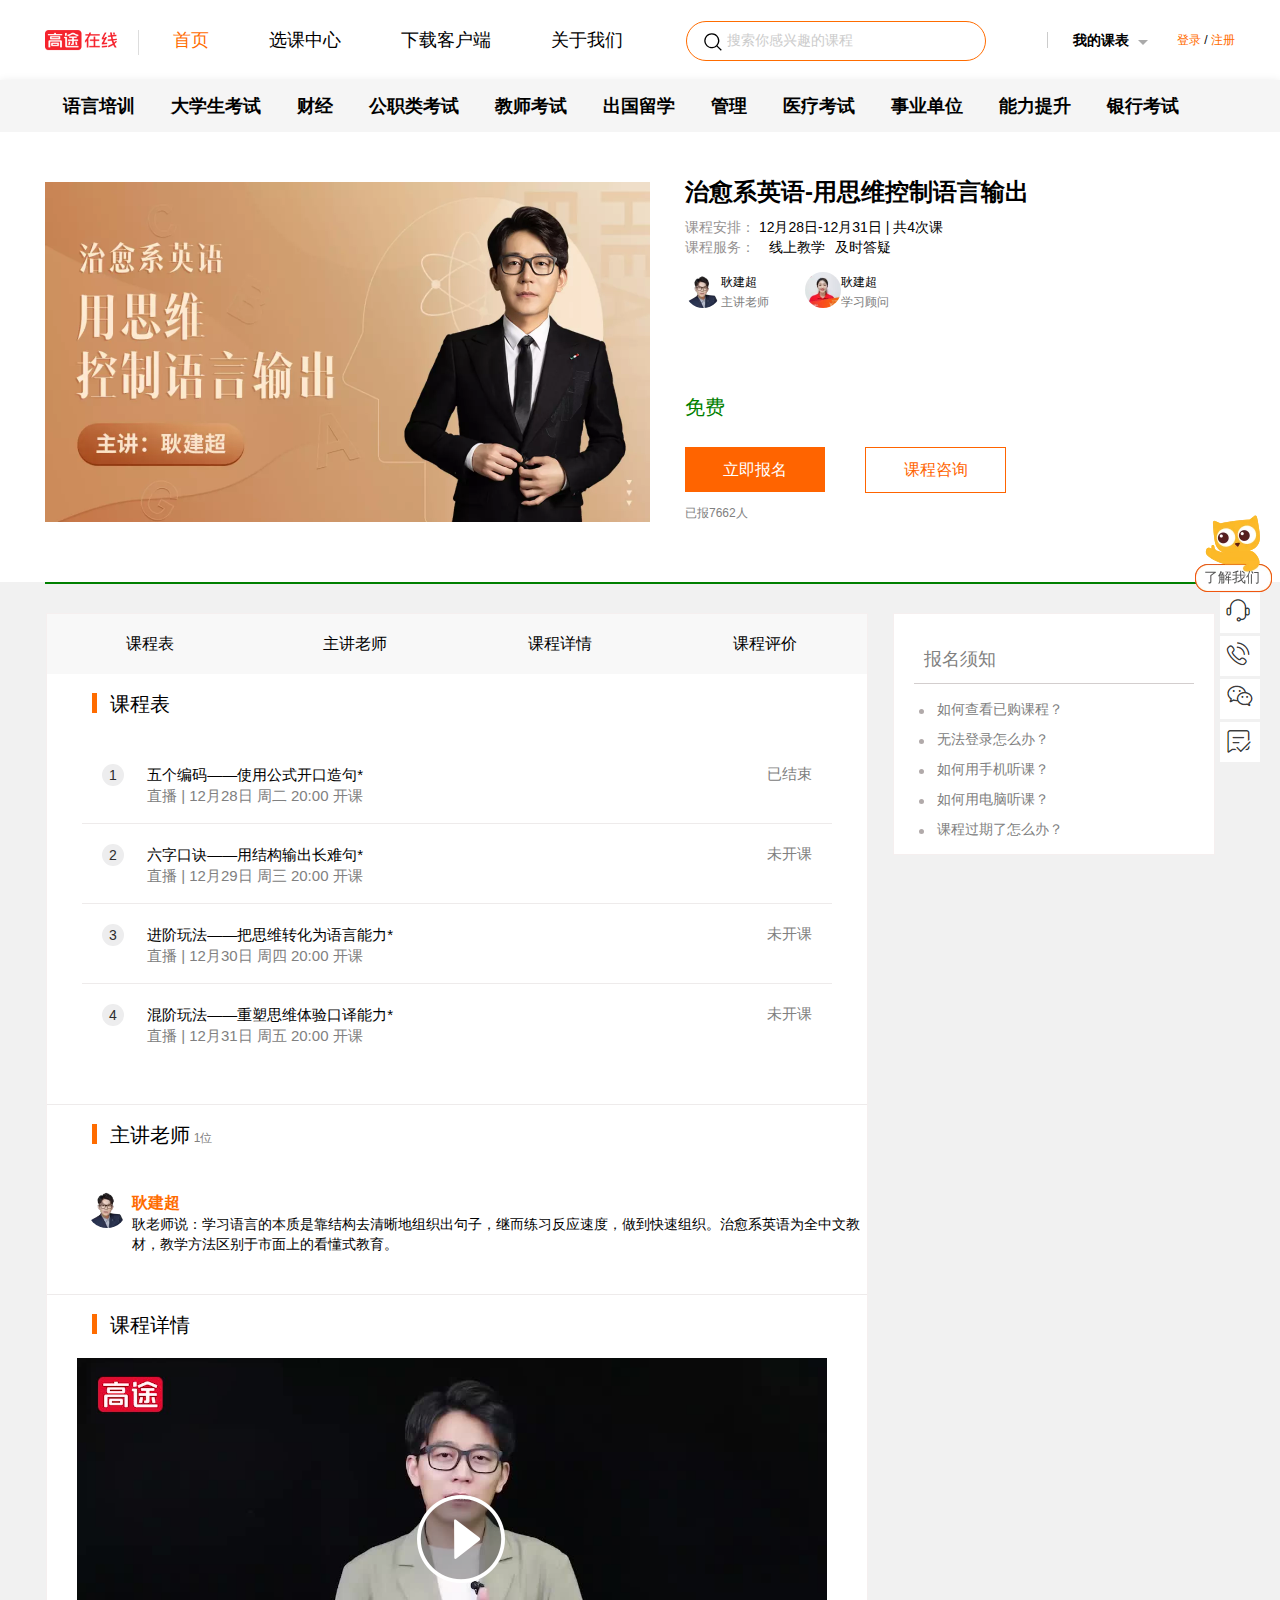
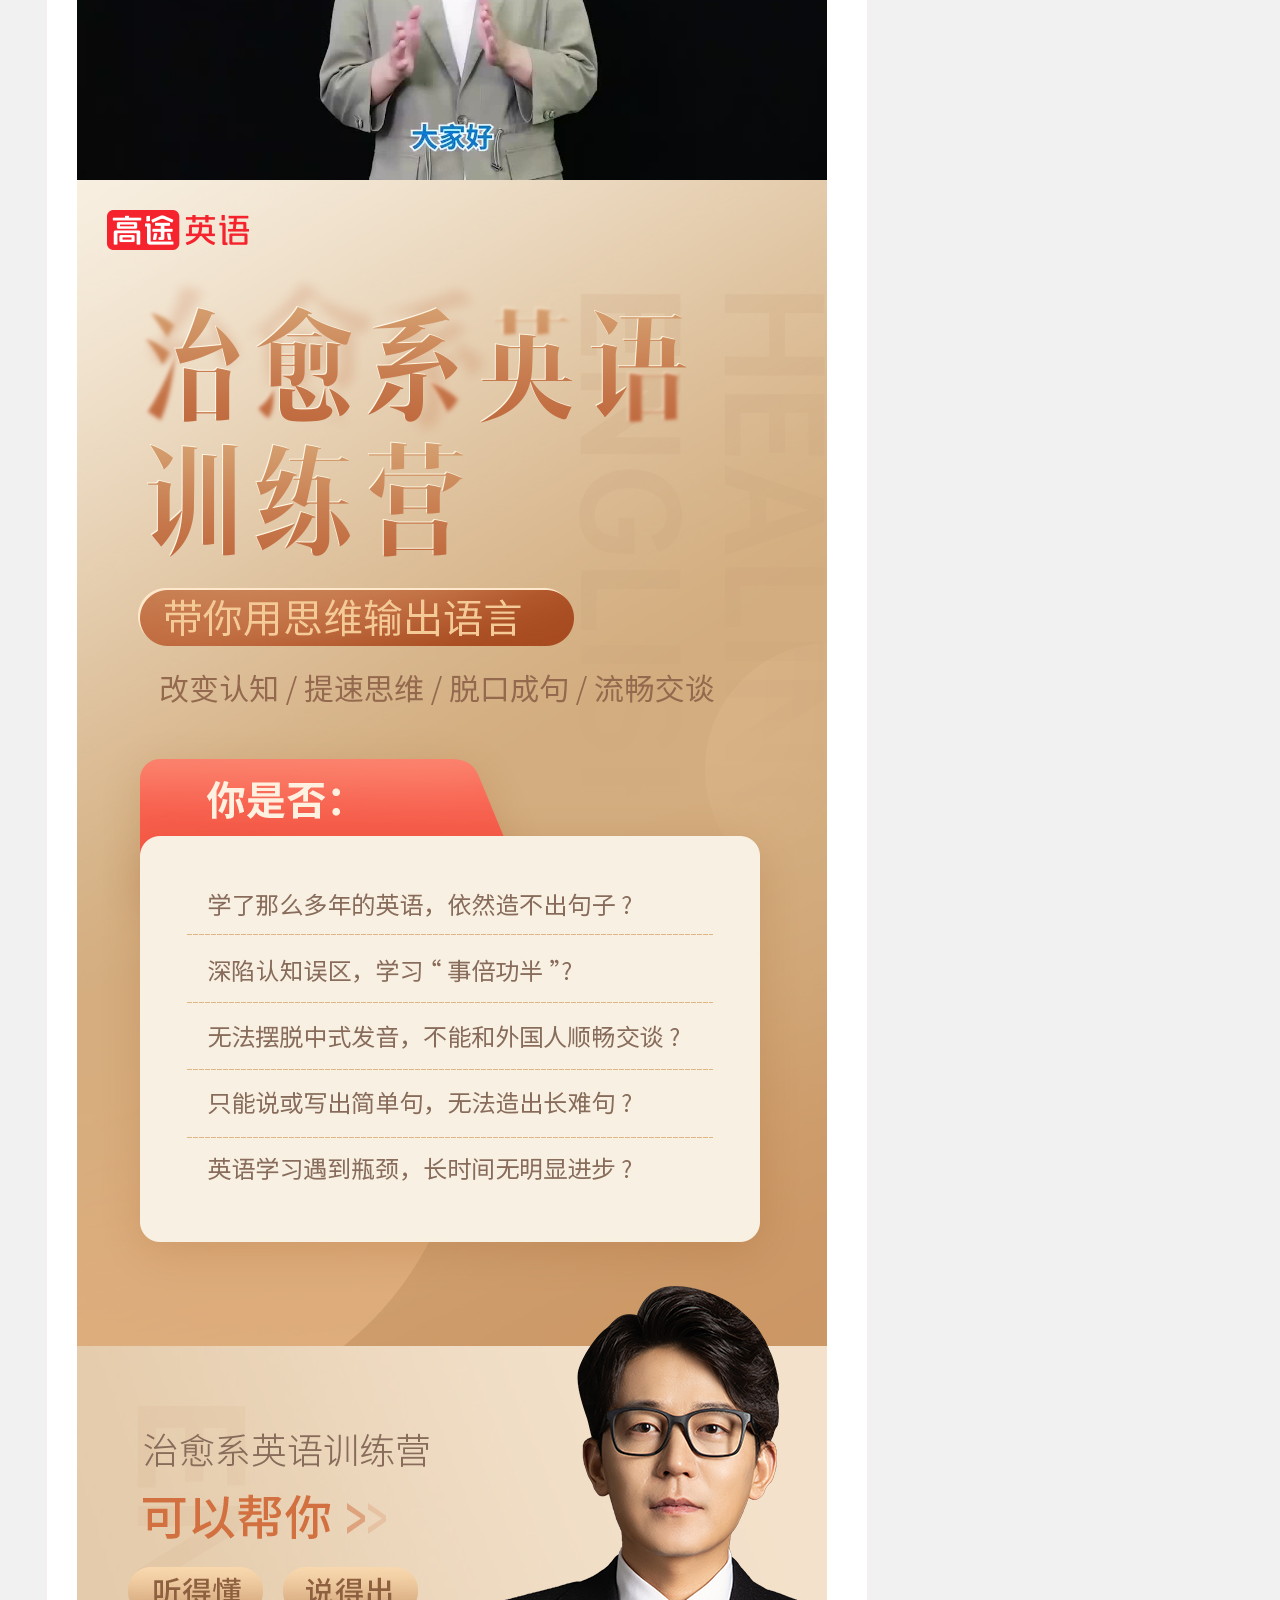
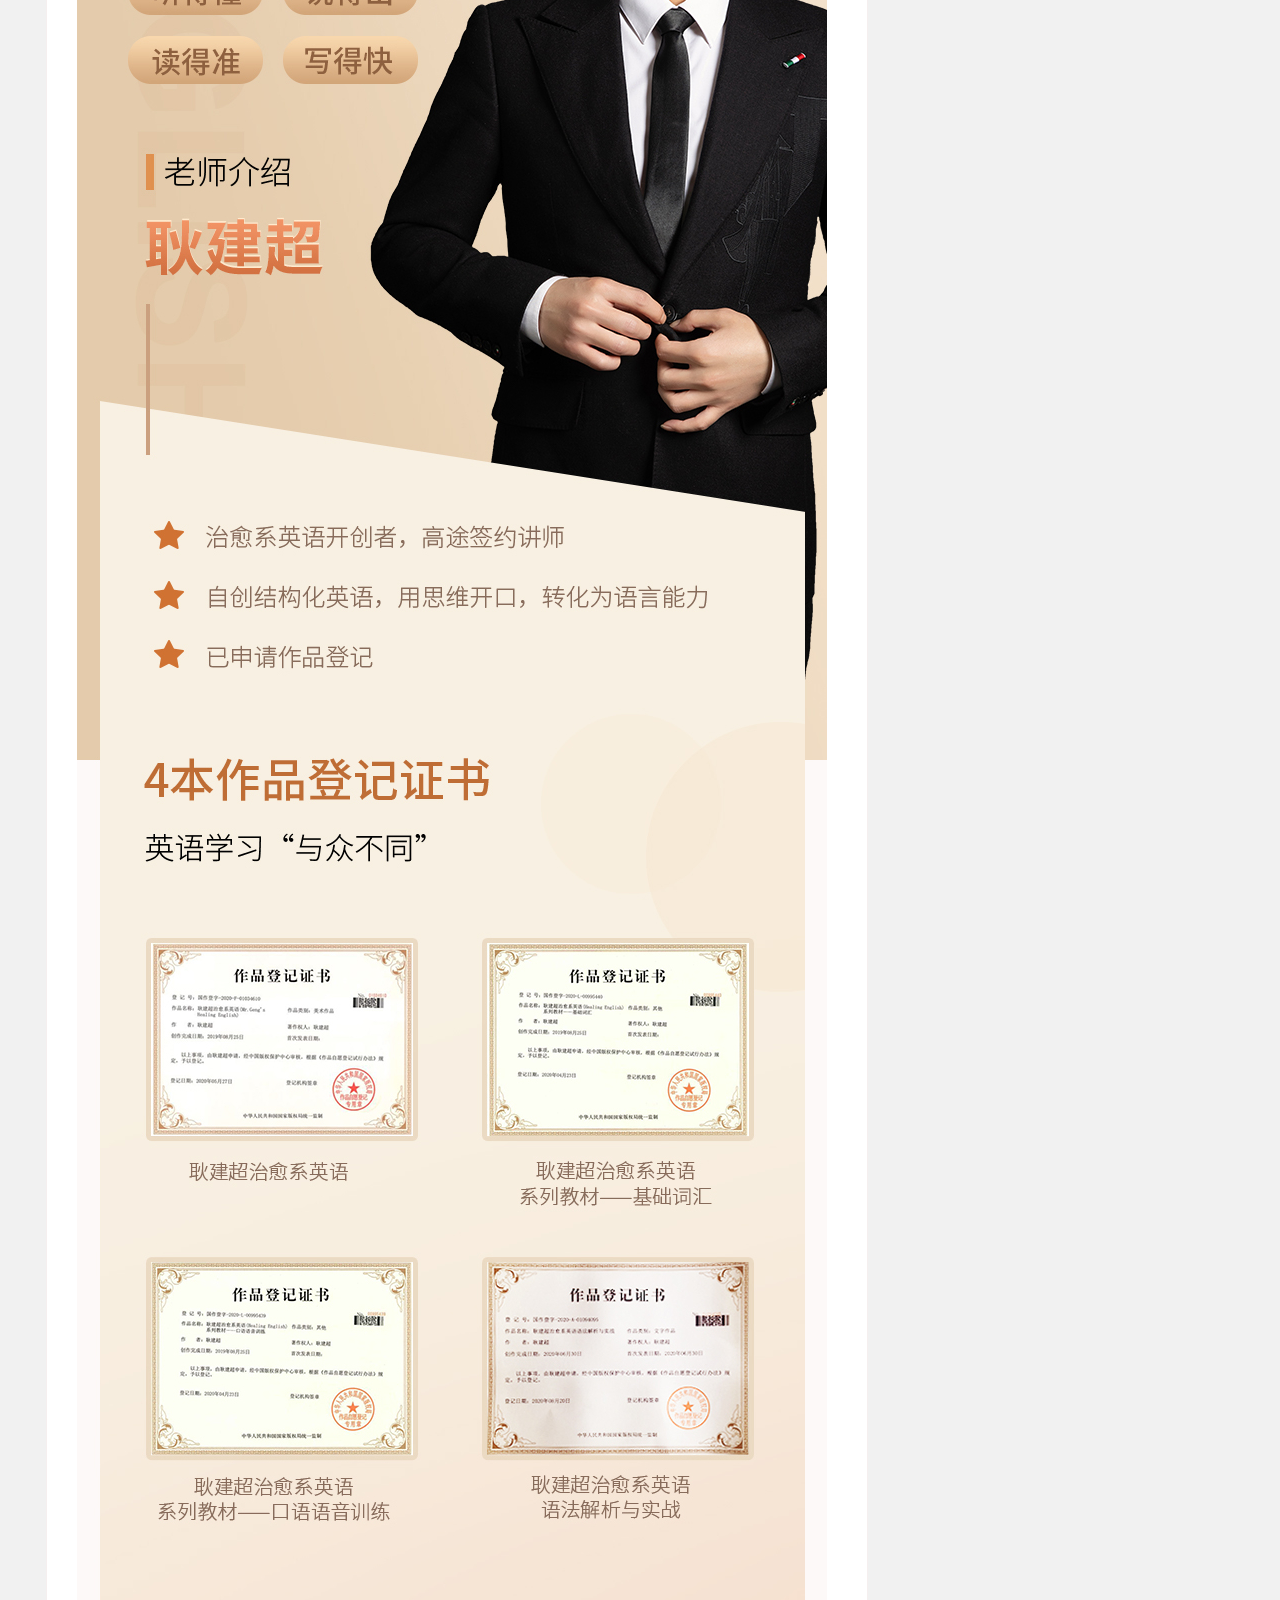
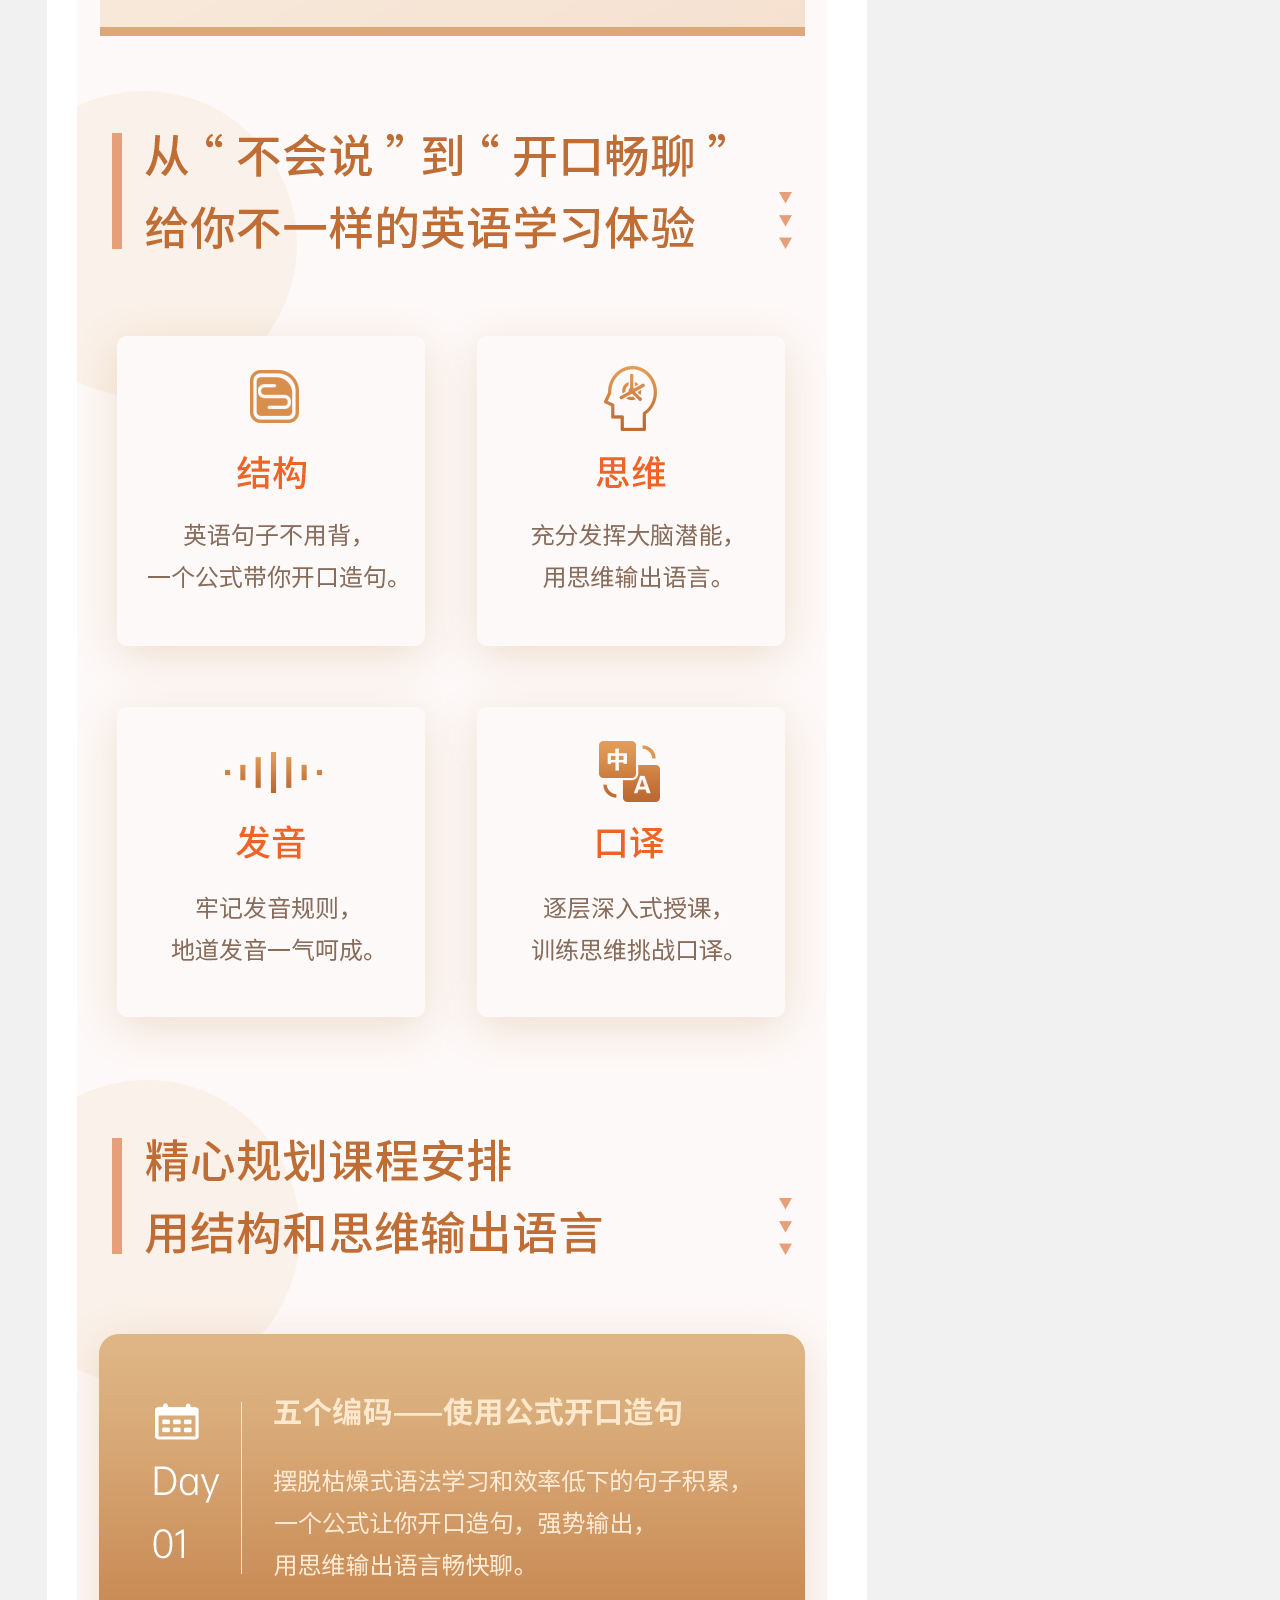
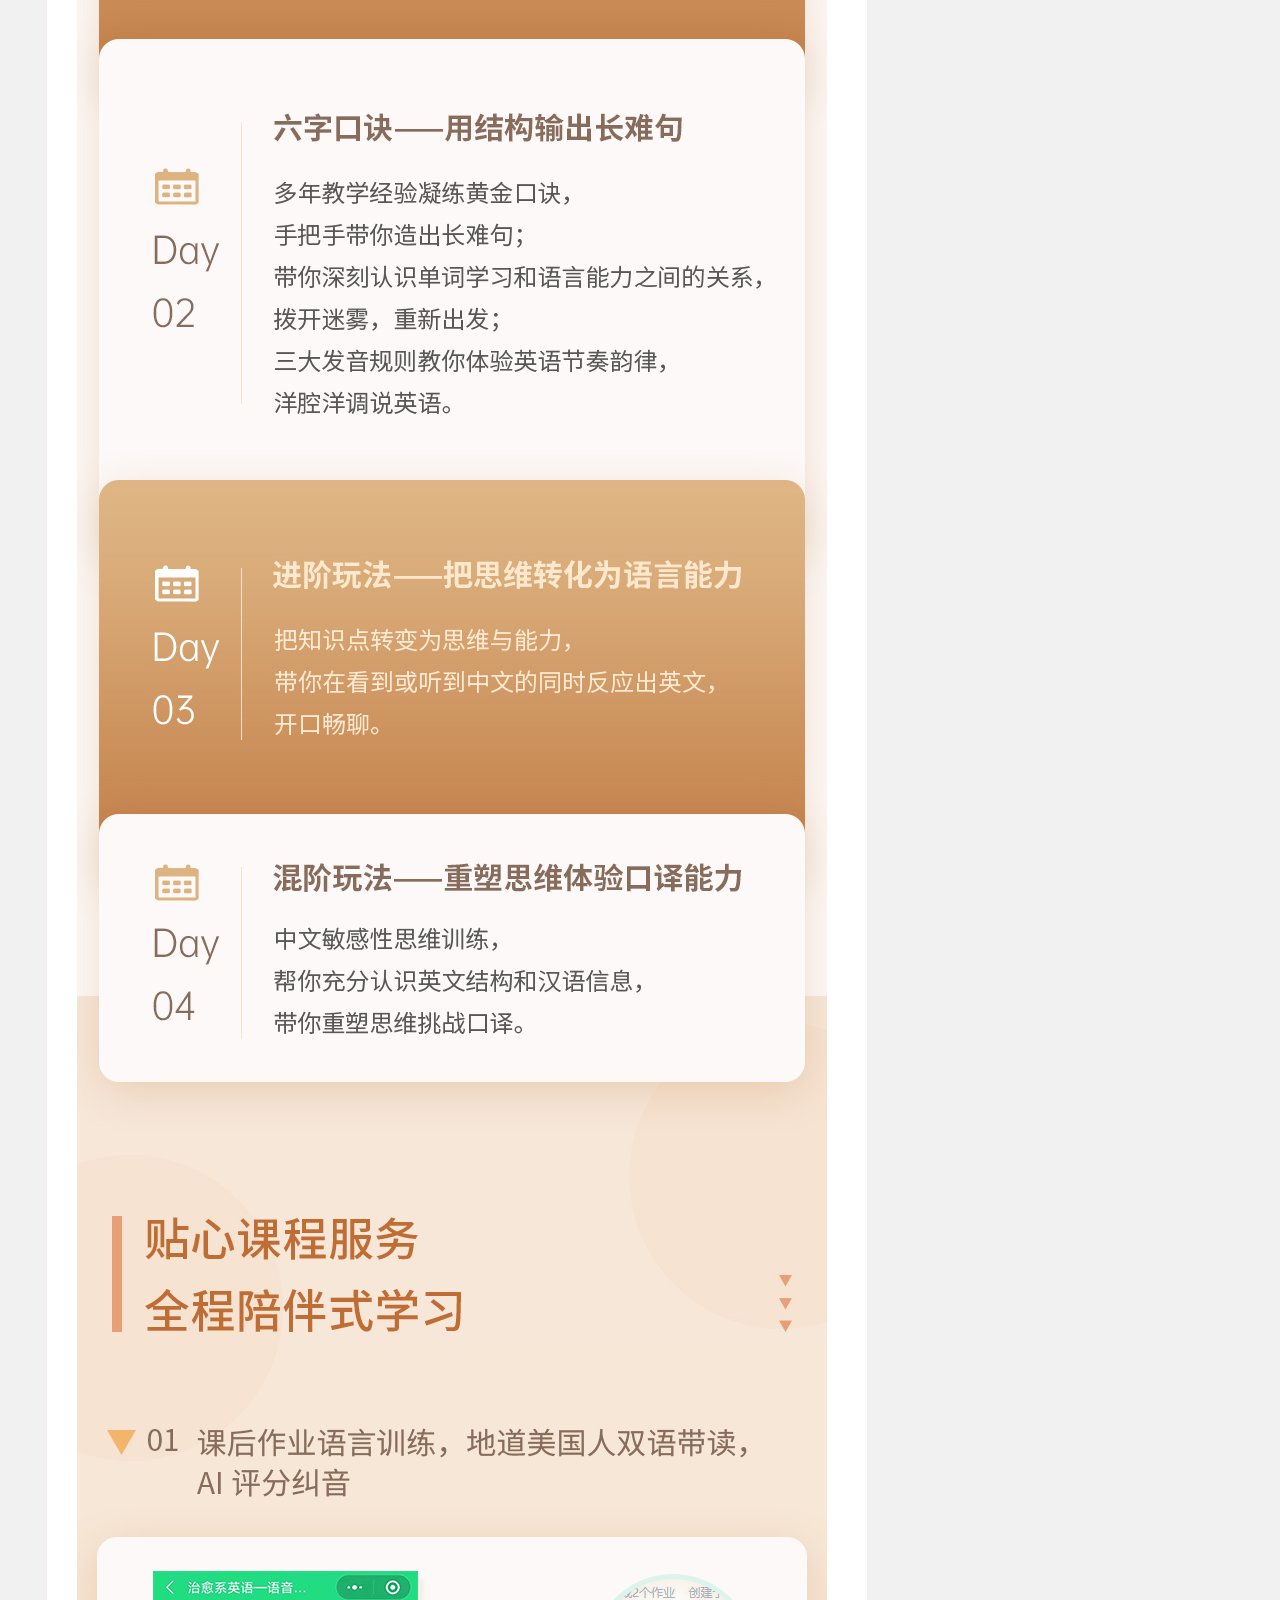
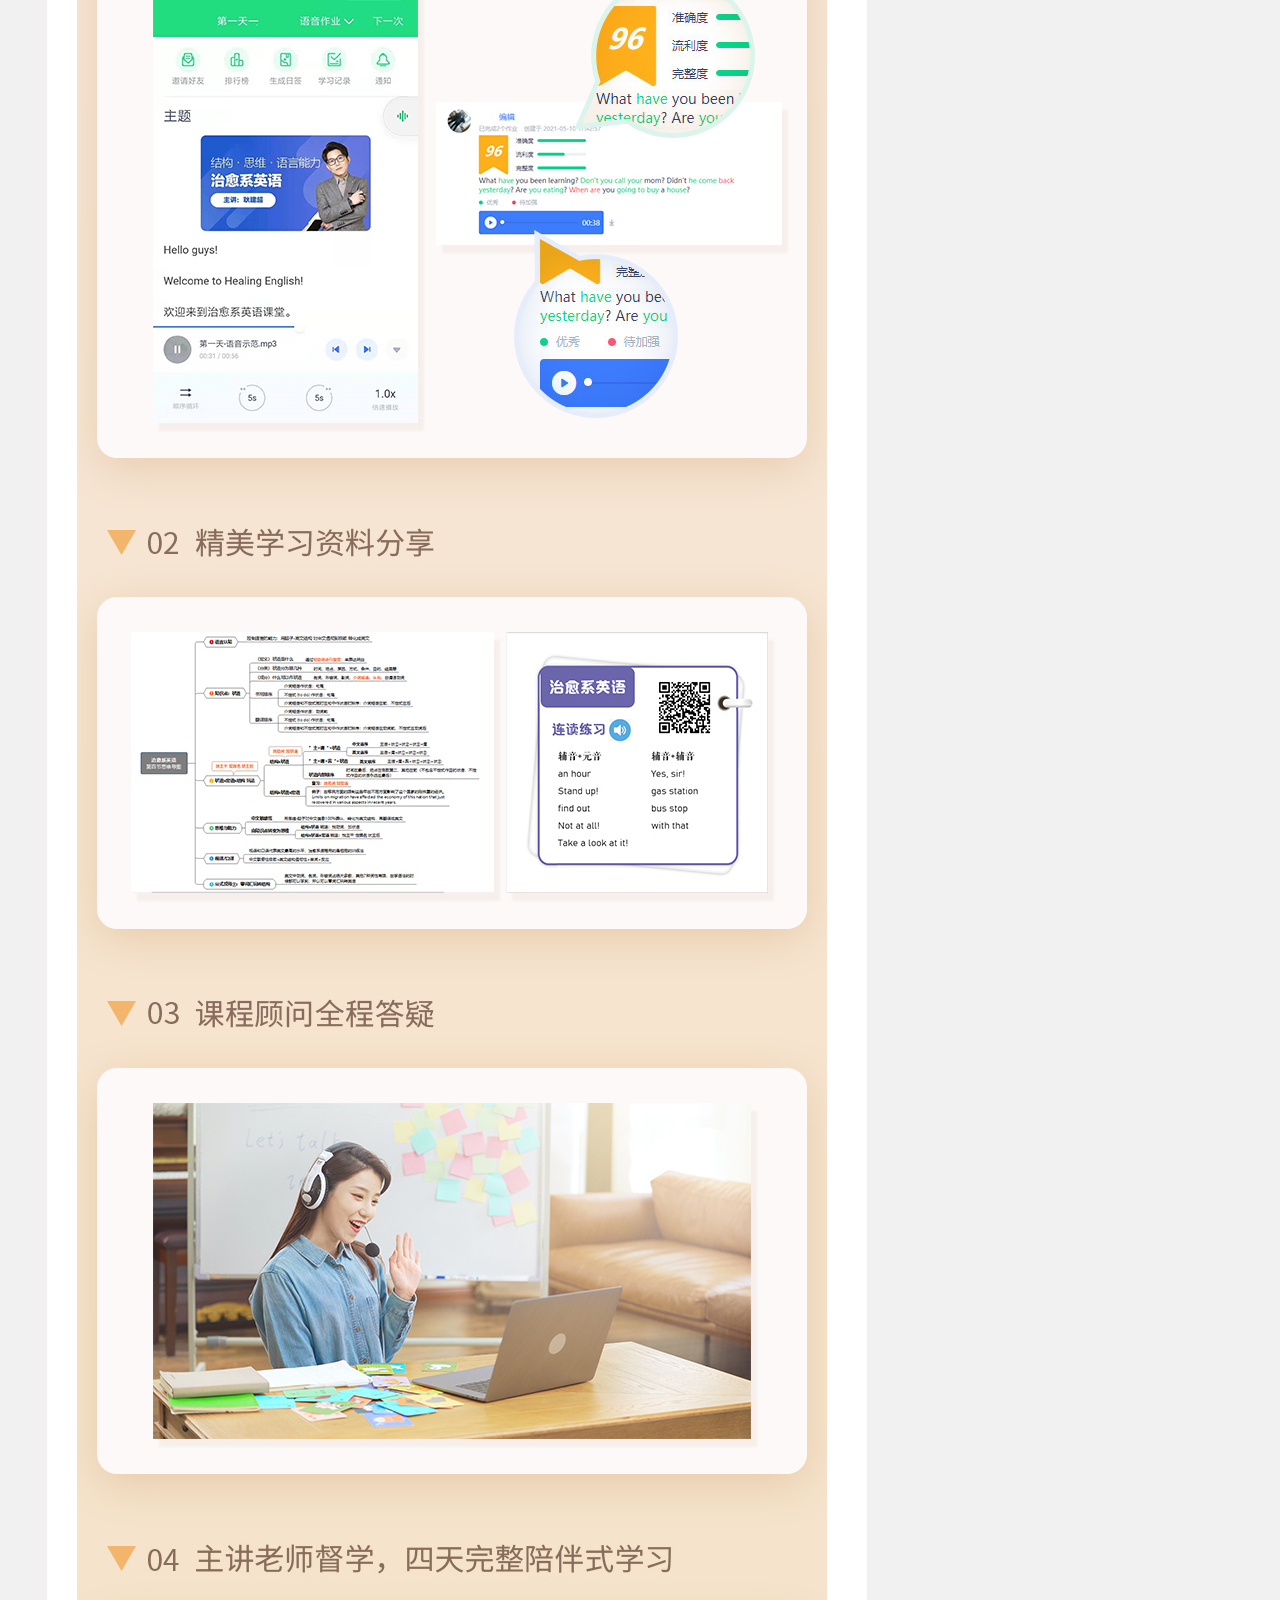
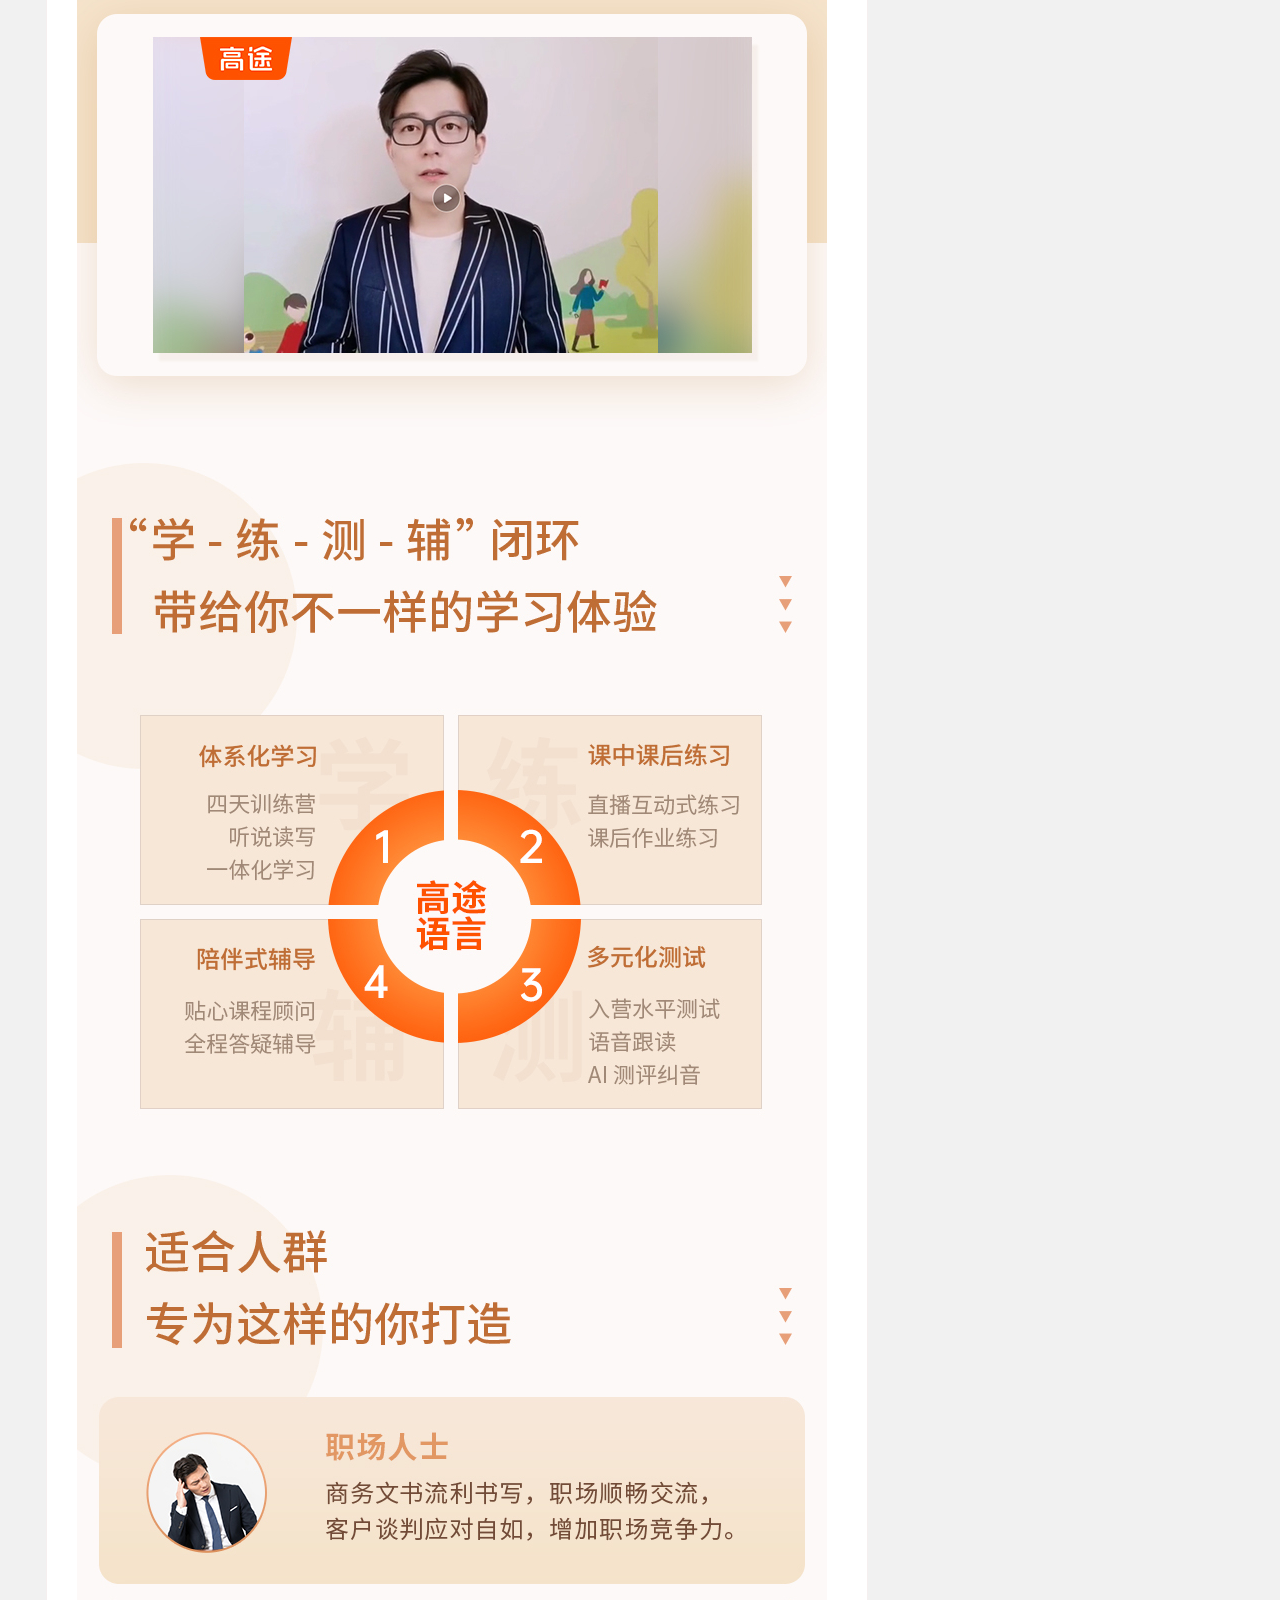
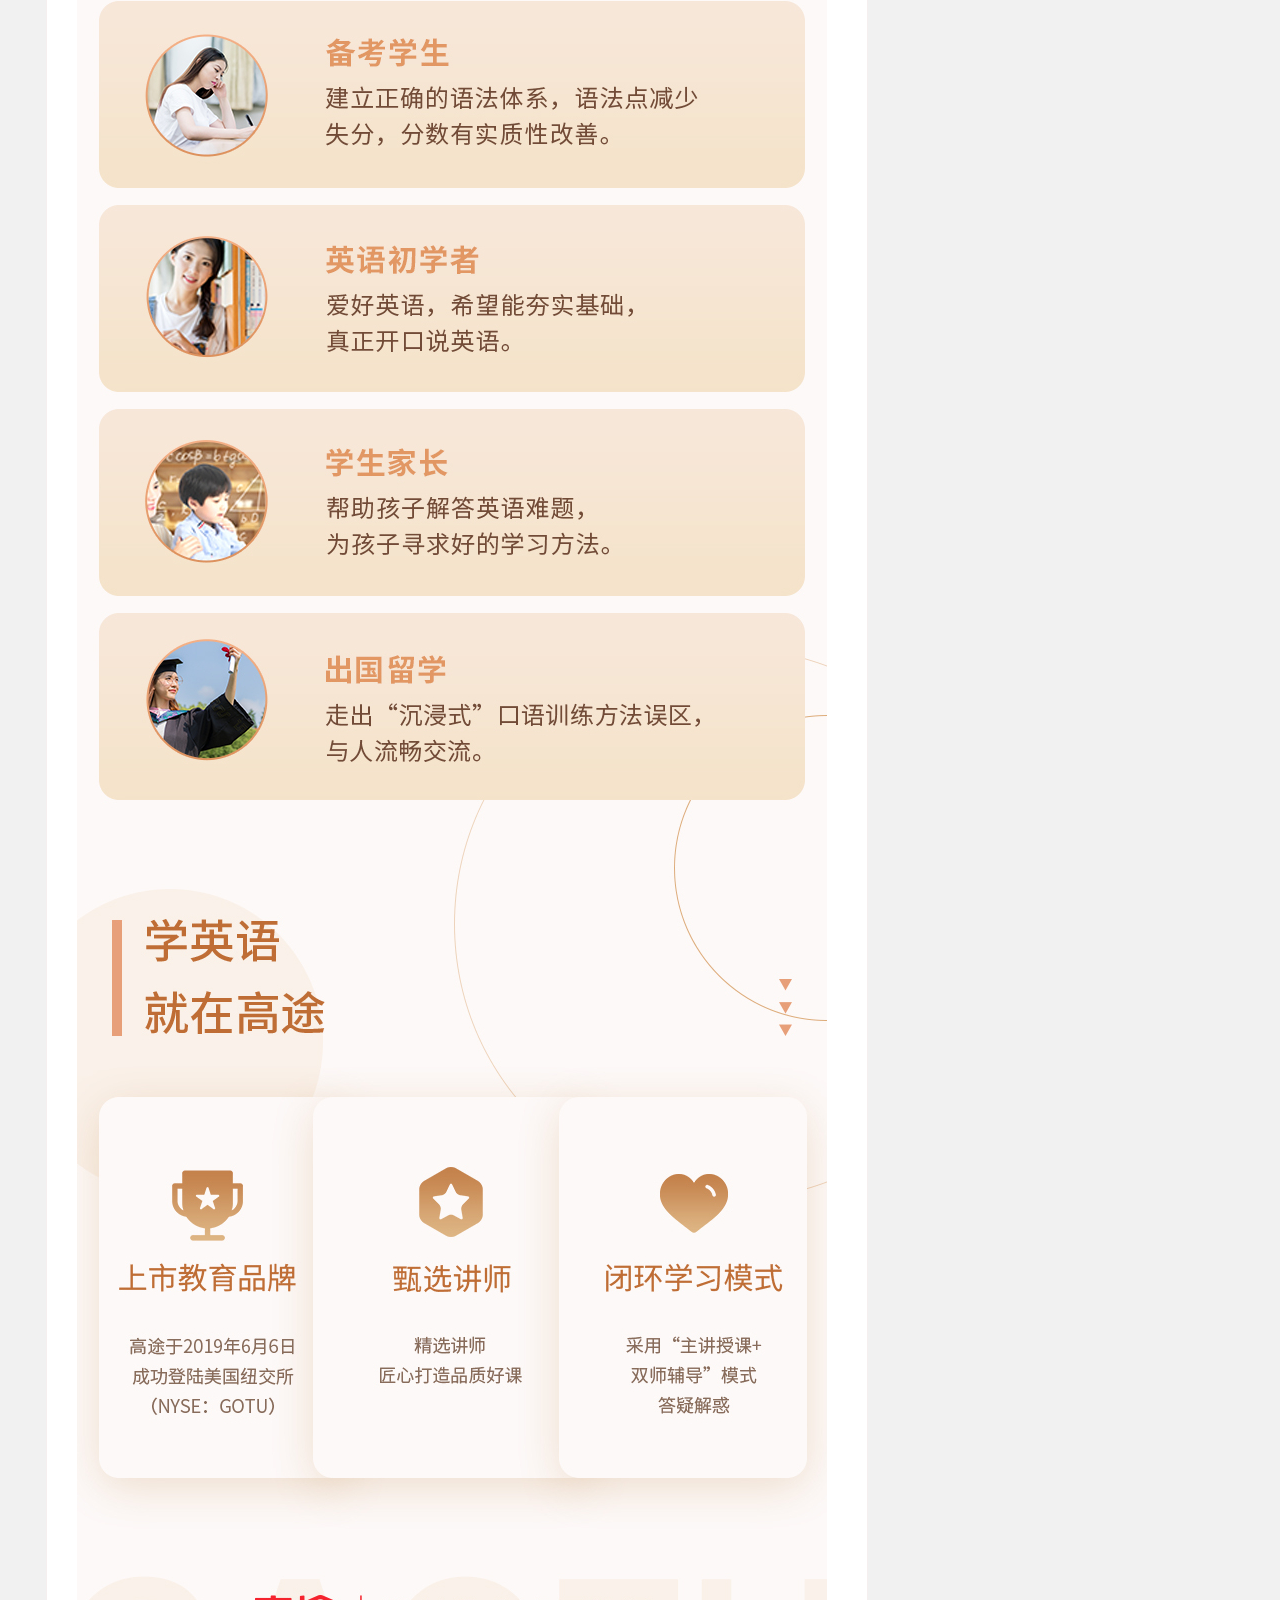
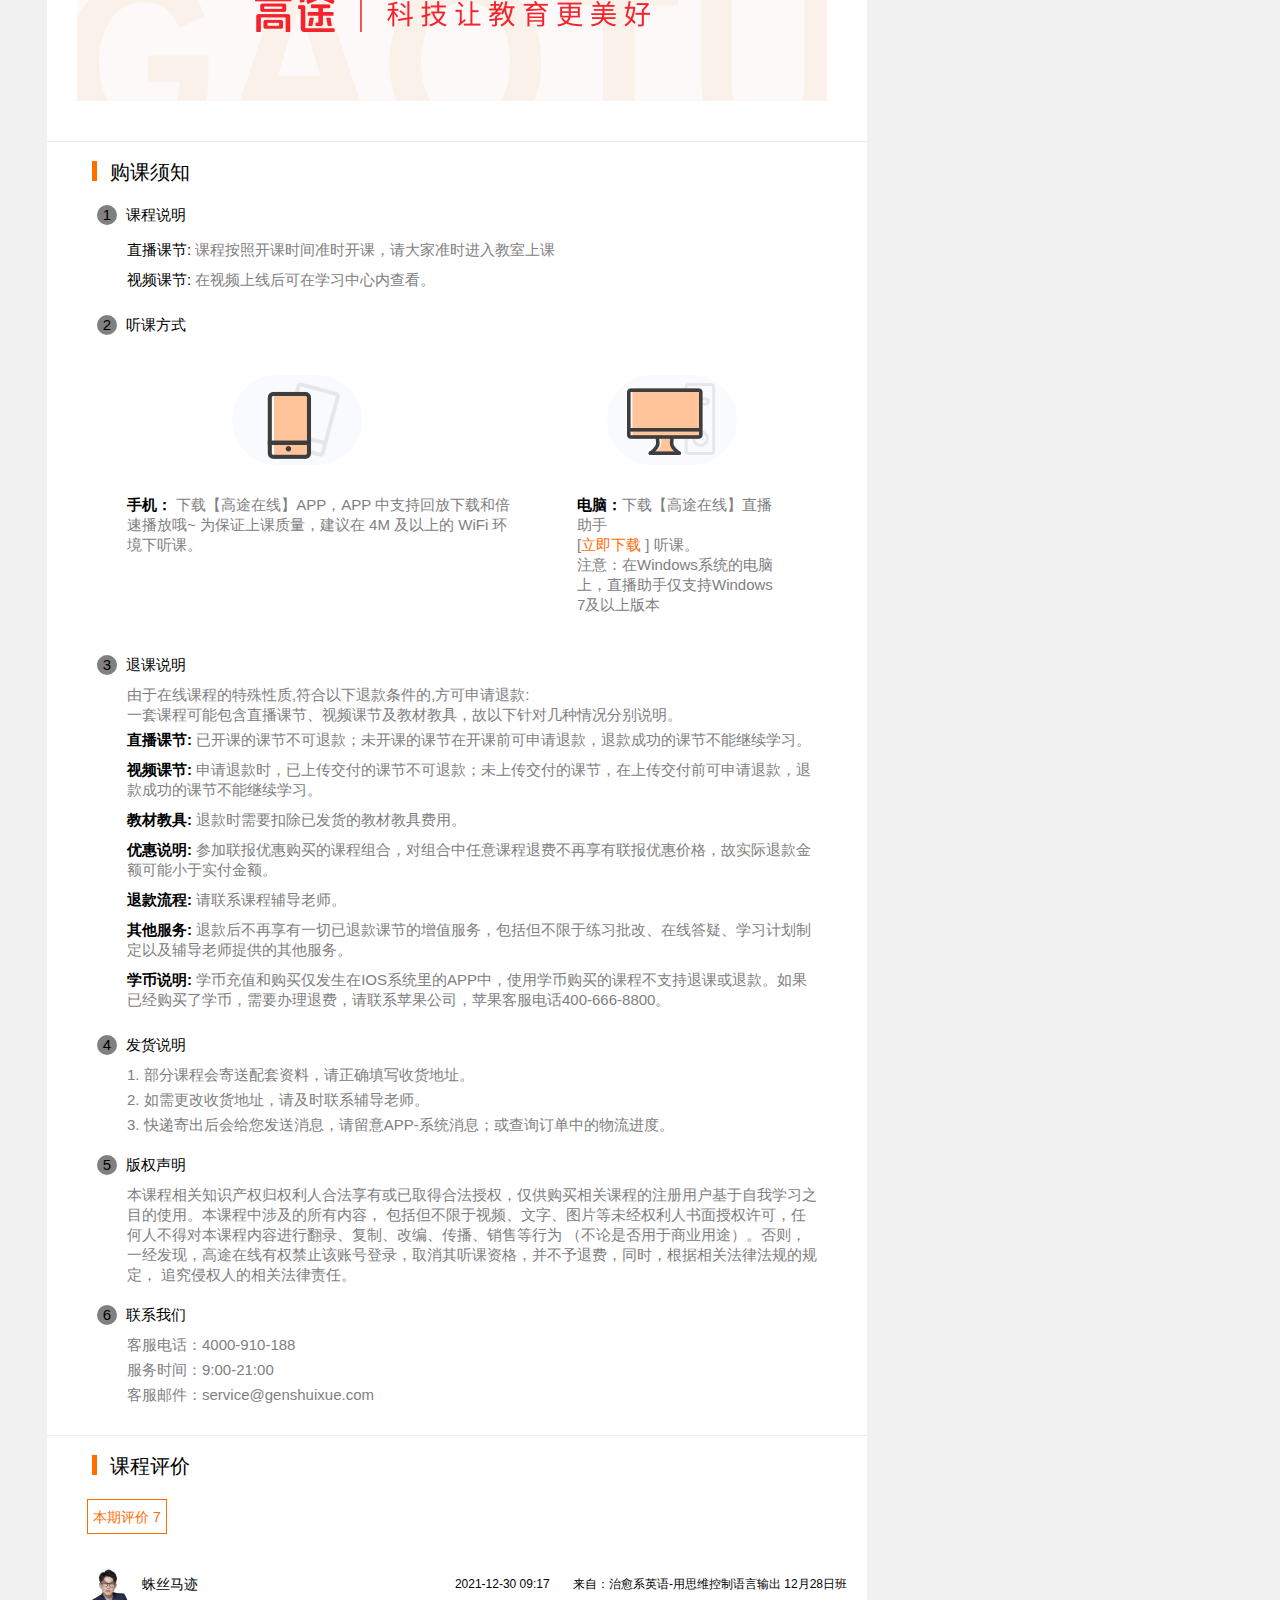
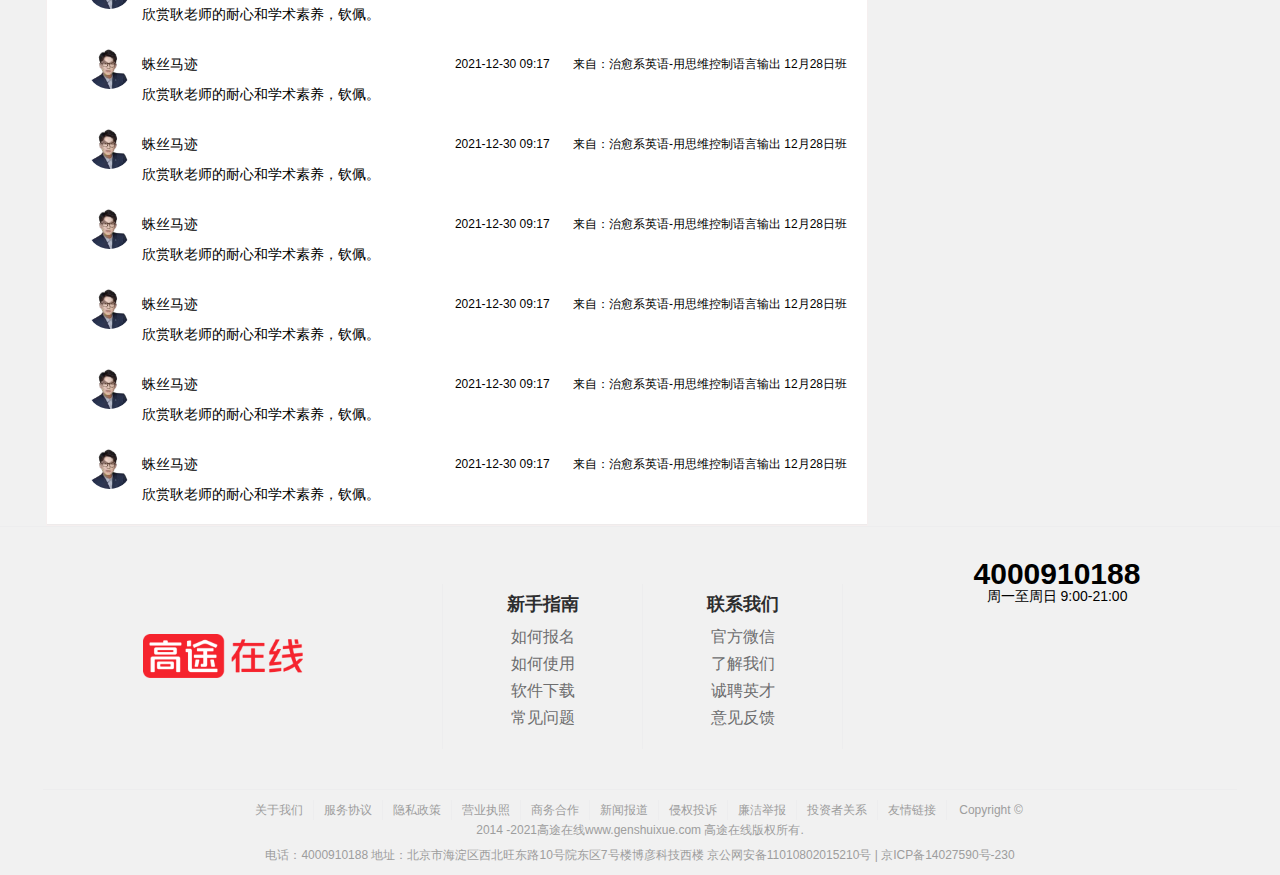
<file: html/详情页lqk.html>
<!--
 * @Author: your name
 * @Date: 2021-12-28 15:12:07
 * @LastEditTime: 2021-12-29 14:58:32
 * @LastEditors: Please set LastEditors
 * @Description: 打开koroFileHeader查看配置 进行设置: https://github.com/OBKoro1/koro1FileHeader/wiki/%E9%85%8D%E7%BD%AE
 * @FilePath: \高途\index.html
-->
<!DOCTYPE html>
<html lang="en">

<head>
    <meta charset="UTF-8">
    <meta http-equiv="X-UA-Compatible" content="IE=edge">
    <meta name="viewport" content="width=device-width, initial-scale=1.0">
    <title>详情页</title>
    <link rel="stylesheet" href="../css/xiangqing.css">
    <link rel="stylesheet" href="../css/详情页.css">
    <link rel="stylesheet"
        href="https://at.alicdn.com/t/font_2917348_w16vwz5z3s.css?spm=a313x.7781069.1998910419.44&file=font_2917348_w16vwz5z3s.css">
    <link rel="stylesheet" href="../css/returnTOP.css">

</head>

<body>
    <!-- 头部开始 -->
    <header>
        <div class="top">
            <div class="topwrap w">
                <div class="logo">
                    <img src="../img/logo.png" alt="">
                    <h3>高途在线</h3>
                </div>
                <ul>
                    <li><a href="../index.html" style="color: #ff6c00;">首页</a></li>
                    <li><a href="" class="a1">选课中心</a></li>
                    <li><a href="" class="a1">下载客户端</a></li>
                    <li>
                        <a href="" class="a1">关于我们</a>
                        <div class="hide">
                            <dt>
                            <dd><a href="">了解我们</a></dd>
                            <dd><a href="">教师资质</a></dd>
                            <dd><a href="">投资者关系</a></dd>
                            </dt>
                        </div>
                    </li>
                    <!-- <li><a href=""></a></li> -->
                </ul>
                <form action="">
                    <svg t="1640702003388" class="icon" viewBox="0 0 1024 1024" version="1.1"
                        xmlns="http://www.w3.org/2000/svg" p-id="667" width="20" height="20">
                        <path
                            d="M449.408 64a385.408 385.408 0 0 1 294.272 634.24L960 914.56l-45.44 45.44-216.32-216.32A385.408 385.408 0 1 1 449.408 64z m0 64.256a321.152 321.152 0 1 0 0 642.304 321.152 321.152 0 0 0 0-642.304z"
                            p-id="668"></path>
                    </svg>
                    <input type="text" placeholder="搜索你感兴趣的课程">
                </form>
                <div class="t-right">
                    <h3>
                        我的课表
                        <div class="hide">
                            <p><span>登录</span> 查看我的课表</p>
                        </div>
                    </h3>
                    <span><a href="">登录</a> / <a href="">注册</a></span>
                </div>
            </div>
        </div>
    </header>
    <div class="cl"></div>
    <nav>
        <div class="navwrap w">
            <ul>
                <li><a href="" class="a2">语言培训</a>
                    <div class="hide">
                        <dt>
                        <dd><a href="">英语</a></dd>
                        <dd><a href="">职场英语</a></dd>
                        </dt>
                    </div>
                </li>
                <li><a href="" class="a2">大学生考试</a>
                    <div class="hide">
                        <dt>
                        <dd><a href="">考研</a></dd>
                        <dd><a href="">四六级</a></dd>
                        <dd><a href="">统招专升本</a></dd>
                        </dt>
                    </div>
                </li>
                <li><a href="" class="a2">财经</a>
                    <div class="hide" style="left: -30px;">
                        <dt>
                        <dd><a href="">财汇证书</a></dd>
                        <dd><a href="">金融证书</a></dd>
                        </dt>
                    </div>
                </li>
                <li><a href="" class="a2">公职类考试</a>
                    <div class="hide">
                        <dt>
                        <dd><a href="">公务员</a></dd>

                        </dt>
                    </div>
                </li>
                <li><a href="" class="a2">教师考试</a>
                    <div class="hide">
                        <dt>
                        <dd><a href="">教师资格证</a></dd>
                        <dd><a href="">教师招聘</a></dd>
                        <dd><a href="">特岗教师</a></dd>
                        </dt>
                    </div>
                </li>
                <li><a href="" class="a2">出国留学</a>
                    <div class="hide">
                        <dt>
                        <dd><a href="">雅思</a></dd>
                        <dd><a href="">托福</a></dd>

                        </dt>
                    </div>
                </li>
                <li><a href="" class="a2">管理</a>
                    <div class="hide" style="left:-30px;">
                        <dt>
                        <dd><a href="">管理</a></dd>
                        <dd><a href="">成长</a></dd>
                        </dt>
                    </div>
                </li>
                <li><a href="" class="a2">医疗考试</a>
                    <div class="hide">
                        <dt>
                        <dd><a href="">医疗事业单位考试</a></dd>
                        <dd><a href="">护士资格证</a></dd>
                        <dd><a href="">初级护师</a></dd>
                        <dd><a href="">主管护师</a></dd>
                        <dd><a href="">执业/助理医师</a></dd>
                        <dd><a href="">执业药师</a></dd>
                        <dd><a href="">职业技能</a></dd>
                        </dt>
                    </div>
                </li>
                <li><a href="" class="a2">事业单位</a>
                    <div class="hide">
                        <dt>
                        <dd><a href="">事业单位</a></dd>
                        <dd><a href="">三支一扶</a></dd>
                        <dd><a href="">军队文职</a></dd>
                        </dt>
                    </div>
                </li>
                <li><a href="" class="a2">能力提升</a>
                    <div class="hide">
                        <dt>
                        <dd><a href="">个人成长</a></dd>
                        <dd><a href="">IT技术</a></dd>
                        </dt>
                    </div>
                </li>
                <li><a href="" class="a2">银行考试</a>
                    <div class="hide">
                        <dt>
                        <dd><a href="">人民银行</a></dd>
                        <dd><a href="">商业银行</a></dd>
                        <dd><a href="">农信社</a></dd>
                        </dt>
                    </div>
                </li>
            </ul>
        </div>
    </nav>
    <div class="cl"></div>
    <!-- 部分1 -->
    <section>
        <div class="inner">
            <img src="../image/1608738056_1uaftthd.webp" alt="">
            <div class="introduce">
                <h1>治愈系英语-用思维控制语言输出</h1>
                <div class="anpai">
                    <p> <span>课程安排： </span> 12月28日-12月31日 | 共4次课</p>
                    <p> <span>课程服务： </span> <a href=""> 线上教学</a><a href="">及时答疑</a></p>
                </div>

                <div class="renxiang">
                    <img src="../image/小人1_fzlyeu0k.webp" alt="">
                    <p>耿建超</p>
                    <p class="gray">主讲老师</p>
                </div>
                <div class="renxiang">
                    <img src="../image/小人2_rrtdzxg9.webp" alt="">
                    <p>耿建超</p>
                    <p class="gray">学习顾问</p>
                </div>

            </div>
            <div class="introduce1">
                <p class="mf">免费</p>
                <a href="" class="a1">立即报名</a><a href="" class="a2">课程咨询</a>
                <p>已报7662人</p>
            </div>

        </div>
    </section>
    <!-- 主要内容1 -->
    <div class="content">
        <main>
            <div class="Options" id="Options" style="z-index: 999;">
                <ul id="#nav">
                    <li > <a href="#a1">课程表</a> </li>
                    <li><a href="#a2">主讲老师</a></li>
                    <li><a href="#a3">课程详情</a></li>
                    <li><a href="#a4">课程评价</a></li>
                </ul>

            </div>

            <div class="neirong" id="a1">
                <p></p>

                <span>课程表</span>

            </div>
            <div class="main">
                <ul>
                    <li>
                        <span class="number">1</span>
                        <p class="a1"><a href="">五个编码——使用公式开口造句*</a></p>
                        <span class="you">已结束</span>
                        <p class="a2"><a href="">直播 | 12月28日 周二 20:00 开课</a></p>

                    </li>
                    <li>
                        <span class="number">2</span>
                        <p class="a1"><a href="">六字口诀——用结构输出长难句*</a></p>
                        <span class="you">未开课</span>
                        <p class="a2"><a href="">直播 | 12月29日 周三 20:00 开课</a></p>

                    </li>
                    <li>
                        <span class="number">3</span>
                        <p class="a1"><a href="">进阶玩法——把思维转化为语言能力*</a></p>
                        <span class="you">未开课</span>
                        <p class="a2"><a href="">直播 | 12月30日 周四 20:00 开课</a></p>

                    </li>
                    <li style="border-bottom:none ;">
                        <span class="number">4</span>
                        <p class="a1"><a href="">混阶玩法——重塑思维体验口译能力*</a></p>
                        <span class="you">未开课</span>
                        <p class="a2"><a href="">直播 | 12月31日 周五 20:00 开课</a></p>

                    </li>
                </ul>
            </div>

            <div class="neirong1" id="a2">
                <p></p>
                <span>主讲老师</span> <span class="a1">1位</span>

            </div>
            <div class="main1">
                <img src="../image/小人1_fzlyeu0k.webp" alt="">
                <p class="a1">耿建超</p>
                <p class="a2">耿老师说：学习语言的本质是靠结构去清晰地组织出句子，继而练习反应速度，做到快速组织。治愈系英语为全中文教材，教学方法区别于市面上的看懂式教育。</p>
            </div>

            <div class="neirong1" id="a3">
                <p></p>
                <span>课程详情</span>

            </div>
            <div class="main2">
                <img src="../image/视频图1.jpg" alt="" class="tu1">
                <img src="../image/视频按钮.png" alt="" class="anniu">
                <img src="../image/图2.jpg" alt="">
                <img src="../image/图3.jpg" alt="">
                <img src="../image/图4.jpg" alt="">
                <img src="../image/图5.jpg" alt="">
                <img src="../image/图6.jpg" alt="">
                <img src="../image/图7.jpg" alt="">
                <img src="../image/图8.jpg" alt="">
                <img src="../image/图9.jpg" alt="">
                <img src="../image/图10.jpg" alt="">
                <img src="../image/图11.jpg" alt="">
                <img src="../image/图12.jpg" alt="">
                <img src="../image/图13.jpg" alt="">
            </div>

            <div class="neirong1" id="a4">
                <p></p>
                <span>购课须知</span>

            </div>
            <div class="main3">
                <ul>
                    <li>
                        <div class="bt">
                            <span class="yuan">1</span> <span>课程说明</span>
                        </div>
                        <div class="zi1">
                            <p>直播课节: <span>课程按照开课时间准时开课，请大家准时进入教室上课</span> </p>
                            <p>视频课节: <span> 在视频上线后可在学习中心内查看。</span></p>
                        </div>
                    </li>
                    <li>
                        <div class="bt">
                            <span class="yuan">2</span> <span>听课方式</span>
                        </div>
                        <div class="tutu">
                            <img src="../image/手机.png" alt="">
                            <img src="../image/电脑.png" alt="">
                        </div>
                        <div class="wenben">
                            <div class="wenben1">
                                <p>手机： <span>下载【高途在线】APP，APP 中支持回放下载和倍速播放哦~ 为保证上课质量，建议在 4M 及以上的 WiFi 环境下听课。</span></p>
                            </div>
                            <div class="wenben2">
                                <p>电脑：<span>下载【高途在线】直播助手</span></p>
                                <p class="c1">[<a href="">立即下载 </a>] 听课。</p>
                                <p class="c1">注意：在Windows系统的电脑上，直播助手仅支持Windows 7及以上版本</p>
                            </div>
                        </div>
                    </li>
                    <li>
                        <div class="bt">
                            <span class="yuan">3</span> <span>退课说明</span>
                        </div>
                        <div class="zi2">
                            <p class="c3">由于在线课程的特殊性质,符合以下退款条件的,方可申请退款:</p>
                            <p class="c3">一套课程可能包含直播课节、视频课节及教材教具，故以下针对几种情况分别说明。</p>
                            <p class="c2">直播课节: <span>已开课的课节不可退款；未开课的课节在开课前可申请退款，退款成功的课节不能继续学习。</span> </p>
                            <p class="c2">视频课节: <span> 申请退款时，已上传交付的课节不可退款；未上传交付的课节，在上传交付前可申请退款，退款成功的课节不能继续学习。</span></p>
                            <p class="c2">教材教具: <span> 退款时需要扣除已发货的教材教具费用。</span></p>
                            <p class="c2">优惠说明: <span> 参加联报优惠购买的课程组合，对组合中任意课程退费不再享有联报优惠价格，故实际退款金额可能小于实付金额。</span></p>
                            <p class="c2">退款流程: <span> 请联系课程辅导老师。</span></p>
                            <p class="c2">其他服务: <span> 退款后不再享有一切已退款课节的增值服务，包括但不限于练习批改、在线答疑、学习计划制定以及辅导老师提供的其他服务。</span>
                            </p>
                            <p class="c2">学币说明: <span>
                                    学币充值和购买仅发生在IOS系统里的APP中，使用学币购买的课程不支持退课或退款。如果已经购买了学币，需要办理退费，请联系苹果公司，苹果客服电话400-666-8800。</span>
                            </p>
                        </div>
                    </li>
                    <li>
                        <div class="bt">
                            <span class="yuan">4</span> <span>发货说明</span>
                        </div>
                        <div class="zi3">
                            <p>1. 部分课程会寄送配套资料，请正确填写收货地址。 </p>
                            <p>2. 如需更改收货地址，请及时联系辅导老师。 </p>
                            <p>3. 快递寄出后会给您发送消息，请留意APP-系统消息；或查询订单中的物流进度。 </p>

                        </div>
                    </li>
                    <li>
                        <div class="bt">
                            <span class="yuan">5</span> <span>版权声明</span>
                        </div>
                        <div class="zi3">
                            <p>本课程相关知识产权归权利人合法享有或已取得合法授权，仅供购买相关课程的注册用户基于自我学习之目的使用。本课程中涉及的所有内容，
                                包括但不限于视频、文字、图片等未经权利人书面授权许可，任何人不得对本课程内容进行翻录、复制、改编、传播、销售等行为
                                （不论是否用于商业用途）。否则，一经发现，高途在线有权禁止该账号登录，取消其听课资格，并不予退费，同时，根据相关法律法规的规定， 追究侵权人的相关法律责任。</p>

                        </div>
                    </li>
                    <li>
                        <div class="bt">
                            <span class="yuan">6</span> <span>联系我们</span>
                        </div>
                        <div class="zi3">
                            <p>客服电话：4000-910-188</p>
                            <p>服务时间：9:00-21:00</p>
                            <p>客服邮件：service@genshuixue.com</p>

                        </div>
                    </li>
                </ul>
            </div>

            <div class="neirong1" id="#a4">
                <p></p>
                <span>课程评价</span>

            </div>
            <div class="cl"></div>
            <div class="main4">
                <div class="hh">
                    <a href=""> 本期评价 7</a>
                </div>
                <ul>
                    <li>
                        <div class="text">
                            <img src="../image/小人1_fzlyeu0k.webp" alt="">
                            <div class="text1">
                                <p>蛛丝马迹</p>
                                <p>欣赏耿老师的耐心和学术素养，钦佩。</p>

                            </div>
                            <div class="text2">
                                <span>2021-12-30 09:17</span>
                                <span>来自：治愈系英语-用思维控制语言输出 12月28日班</span>
                            </div>
                        </div>
                    </li>
                    <li>
                        <div class="text">
                            <img src="../image/小人1_fzlyeu0k.webp" alt="">
                            <div class="text1">
                                <p>蛛丝马迹</p>
                                <p>欣赏耿老师的耐心和学术素养，钦佩。</p>

                            </div>
                            <div class="text2">
                                <span>2021-12-30 09:17</span>
                                <span>来自：治愈系英语-用思维控制语言输出 12月28日班</span>
                            </div>
                        </div>
                    </li>
                    <li>
                        <div class="text">
                            <img src="../image/小人1_fzlyeu0k.webp" alt="">
                            <div class="text1">
                                <p>蛛丝马迹</p>
                                <p>欣赏耿老师的耐心和学术素养，钦佩。</p>

                            </div>
                            <div class="text2">
                                <span>2021-12-30 09:17</span>
                                <span>来自：治愈系英语-用思维控制语言输出 12月28日班</span>
                            </div>
                        </div>
                    </li>
                    <li>
                        <div class="text">
                            <img src="../image/小人1_fzlyeu0k.webp" alt="">
                            <div class="text1">
                                <p>蛛丝马迹</p>
                                <p>欣赏耿老师的耐心和学术素养，钦佩。</p>

                            </div>
                            <div class="text2">
                                <span>2021-12-30 09:17</span>
                                <span>来自：治愈系英语-用思维控制语言输出 12月28日班</span>
                            </div>
                        </div>
                    </li>
                    <li>
                        <div class="text">
                            <img src="../image/小人1_fzlyeu0k.webp" alt="">
                            <div class="text1">
                                <p>蛛丝马迹</p>
                                <p>欣赏耿老师的耐心和学术素养，钦佩。</p>

                            </div>
                            <div class="text2">
                                <span>2021-12-30 09:17</span>
                                <span>来自：治愈系英语-用思维控制语言输出 12月28日班</span>
                            </div>
                        </div>
                    </li>
                    <li>
                        <div class="text">
                            <img src="../image/小人1_fzlyeu0k.webp" alt="">
                            <div class="text1">
                                <p>蛛丝马迹</p>
                                <p>欣赏耿老师的耐心和学术素养，钦佩。</p>

                            </div>
                            <div class="text2">
                                <span>2021-12-30 09:17</span>
                                <span>来自：治愈系英语-用思维控制语言输出 12月28日班</span>
                            </div>
                        </div>
                    </li>
                    <li>
                        <div class="text">
                            <img src="../image/小人1_fzlyeu0k.webp" alt="">
                            <div class="text1">
                                <p>蛛丝马迹</p>
                                <p>欣赏耿老师的耐心和学术素养，钦佩。</p>

                            </div>
                            <div class="text2">
                                <span>2021-12-30 09:17</span>
                                <span>来自：治愈系英语-用思维控制语言输出 12月28日班</span>
                            </div>
                        </div>
                    </li>
                </ul>
            </div>
        </main>

        <aside>
            <h1>报名须知</h1>
            <ul>
                <li>
                    <span></span>
                    <a href="" class="z1">如何查看已购课程？</a>
                </li>
                <li>
                    <span></span>
                    <a href="" class="z1">无法登录怎么办？</a>
                </li>
                <li>
                    <span></span>
                    <a href="" class="z1">如何用手机听课？</a>
                </li>
                <li>
                    <span></span>
                    <a href="" class="z1">如何用电脑听课？</a>
                </li>
                <li>
                    <span></span>
                    <a href="" class="z1">课程过期了怎么办？</a>
                </li>
            </ul>
        </aside>
    </div>



    <div class="cl"></div>
    <!-- 底部开始 -->
    <footer class="dibu">
        <div class="bottm">
            <div class="zaix">
                <a href=""><img src="../img/logo.png" alt=""></a>
            </div>
            <div class="zhinan">
                <div>
                    <ul>
                        <h6>新手指南</h6>
                        <li><a href="">如何报名</a></li>
                        <li><a href="">如何使用</a></li>
                        <li><a href="">软件下载</a></li>
                        <li><a href="">常见问题</a></li>
                    </ul>
                </div>
                <div>
                    <ul>
                        <h6>联系我们</h6>
                        <li><a href="">官方微信</a></li>
                        <li><a href="">了解我们</a></li>
                        <li><a href="">诚聘英才</a></li>
                        <li><a href="">意见反馈</a></li>
                    </ul>
                </div>
            </div>
            <div class="dianh ">
                <span class="iconfont icon-24gf-phoneLoudspeaker"></span>
                <h3>4000910188</h3>
                <span>周一至周日 9:00-21:00</span>
            </div>
        </div>
    </footer>
    <div class="gye">
        <ul>
            <li> <a href="">关于我们</a></li>
            <li><a href="">服务协议</a></li>
            <li> <a href="">隐私政策</a></li>
            <li> <a href="">营业执照</a></li>
            <li><a href="">商务合作</a></li>
            <li> <a href="">新闻报道</a></li>
            <li><a href="">侵权投诉</a></li>
            <li> <a href="">廉洁举报</a></li>
            <li> <a href="">投资者关系</a></li>
            <li> <a href="">友情链接</a></li>
        </ul>
        <p>Copyright © 2014 -2021高途在线<a href="">www.genshuixue.com</a> 高途在线版权所有.</p>
        <p>电话：4000910188 地址：北京市海淀区西北旺东路10号院东区7号楼博彦科技西楼 京公网安备11010802015210号 | 京ICP备14027590号-230</p>
    </div>

    <!-- 返回顶部 -->
    <div class="asid_share" id="asid_share">
        <div class="XX">
            <span class="xxx">
                了解我们</span>
            <img src="../images/1.webp" class="xxxx" alt="">
        </div>
        <div class="asid_share_box relative"> <a href="#"><img alt="在线咨询" title="在线咨询" class="adid_icon"
                    src="../images/在线咨询.png"></a>
            <div class="asid_share_triangle" style="display:none;"> <em class="border_sj">&#9670;</em> <span
                    class="con_sj">&#9670;</span> </div>
            <div class="asid_sha_layer" style="display:none;">
                <ul class="asid_help_list" style="width:130px;">
                    <!-- <li><a href="#">在线咨询</a></li> -->
                    <h3>电话咨询</h3>
                    <h4>4000910188</h4>
                    <h5>9:00-21:00</h5>
                </ul>
            </div>
        </div>
        <div class="asid_share_box relative"> <a href="#"><img alt="电话咨询" title="电话咨询" class="adid_icon"
                    src="../images/电话.png"></a>
            <div class="asid_share_triangle" style="display:none;"> <em class="border_sj">&#9670;</em> <span
                    class="con_sj">&#9670;</span> </div>
            <div class="asid_sha_layer" style="display:none;">
                <ul class="asid_help_list" style="width:130px;">
                    <h3>在线咨询</h3>
                    <h4>周一至周五</h4>
                    <h5>9:00-21:00</h5>
                </ul>
            </div>
        </div>
        <div class="asid_share_box relative"> <a href="#"><img alt="扫二微码" title="扫二微码" class="adid_icon"
                    src="../images/公众号.png"></a>
            <div class="asid_share_triangle" style="display:none;"> <em class="border_sj">&#9670;</em> <span
                    class="con_sj">&#9670;</span> </div>
            <div class="asid_sha_layer" style="display:none;">
                <p class="pb6"><b>关注公众号</b></p>
                <p class="sweep_img"><img src="../images/gaotu.jpg" width="120px"></p>
                <p class="layerp1">微信关注高途在线</p>
                <p class="layerp2">随时随地获取上课信息</p>

            </div>
        </div>
        <div class="asid_share_box relative"> <a href="#"><img alt="我有话说" title="我有话说" class="adid_icon"
                    src="../images/意见.png"></a> </div>
        <div class="asid_share_box relative" style="display:none;">

            <a href="#"><img alt="返回顶部" title="返回顶部" class="adid_icon" src="../images/TOP.png">

            </a>
        </div>
    </div>
    <!-- 返回顶部结束 -->
    <script src="../js/jquery-1.11.3.js"></script>
    <script src="../js/slider.js"></script>
    <script src="../js/index.js"></script>
    <script src="../js/hhShare.min.js"></script>
    <script src="https://cdn.bootcdn.net/ajax/libs/jquery-one-page-nav/3.0.0/jquery.nav.min.js"></script>
<!-- 吸顶 -->
<script src="../js/Xtop.js"></script>
<script>
    $(".Options").fixedScroll()
</script>
<!-- 吸顶结束 -->
</body>

</html>
</file>
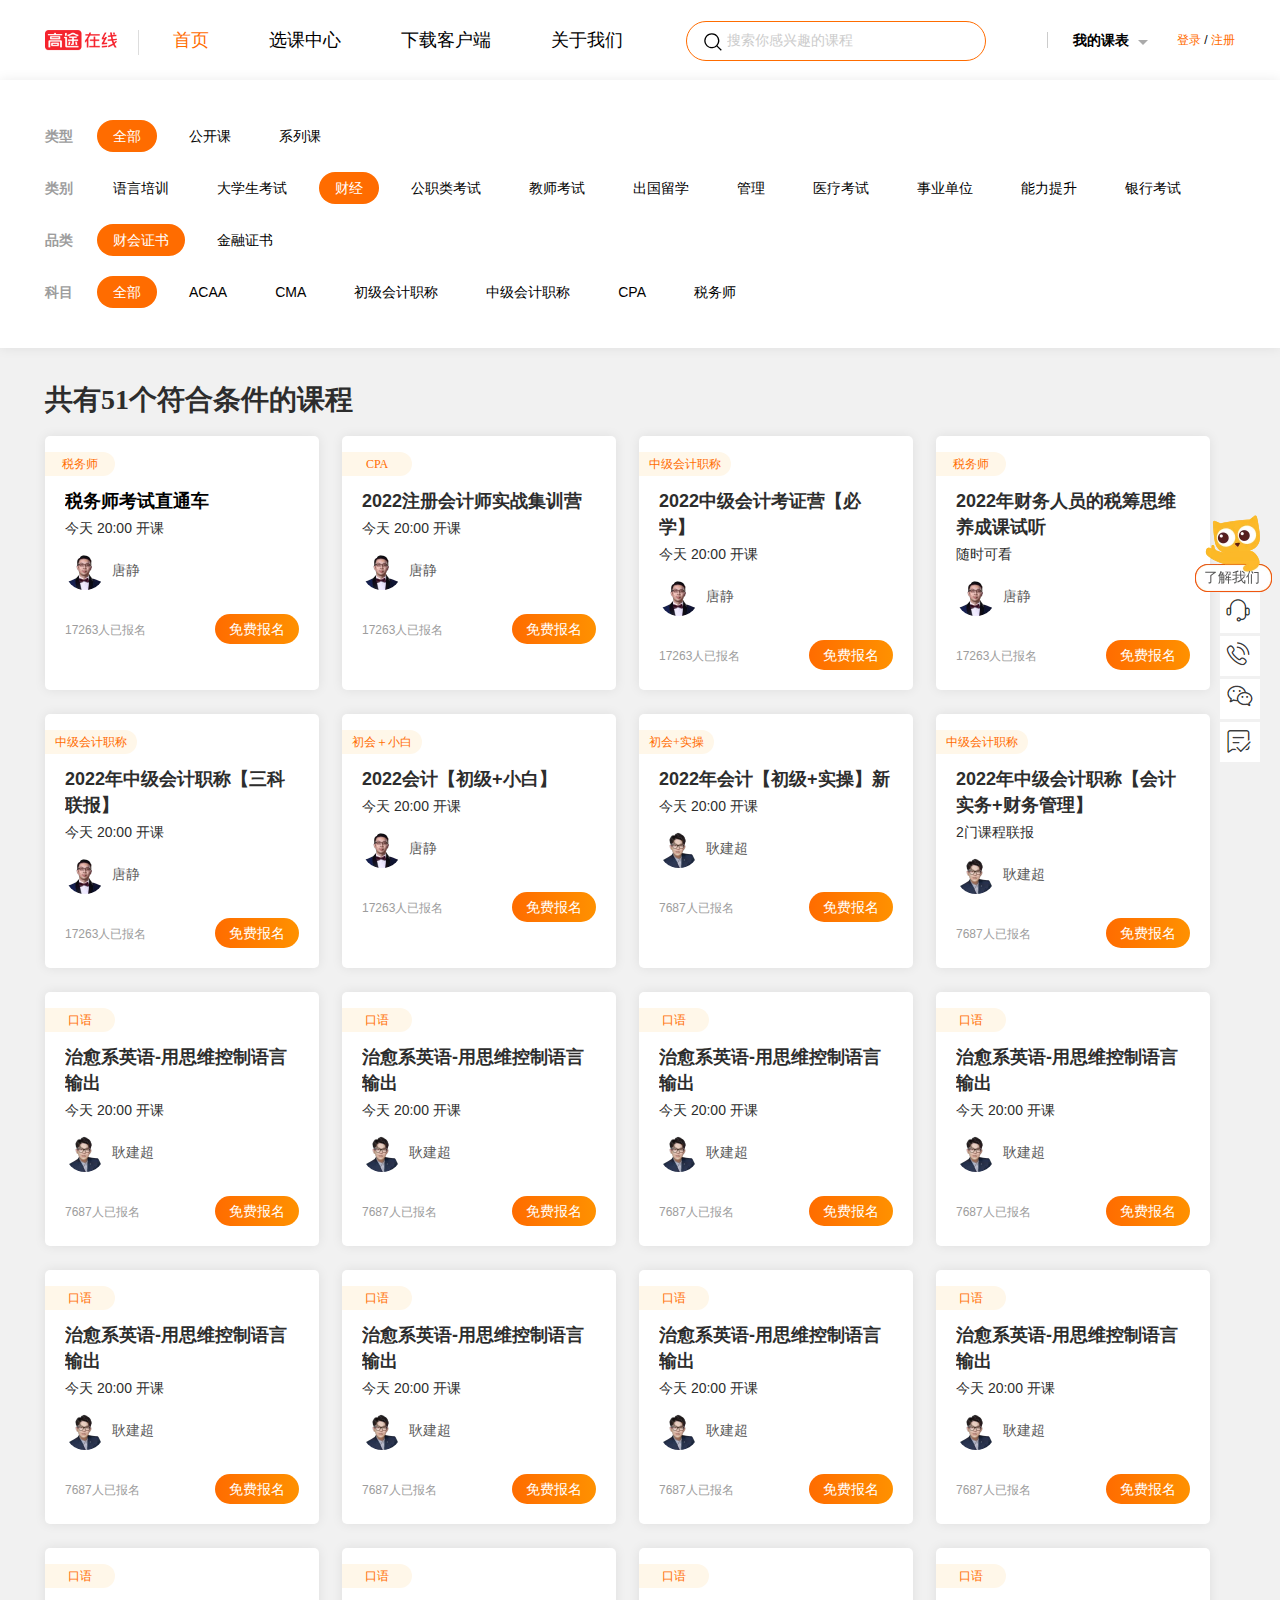
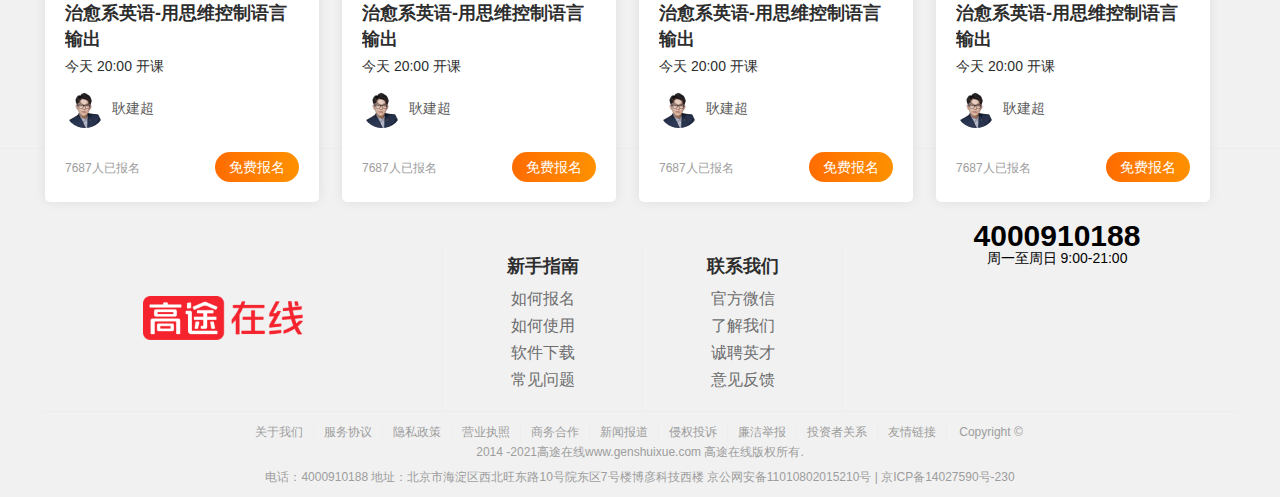
<file: html/财经.html>
<!DOCTYPE html>
<html lang="en">

<head>
    <meta charset="UTF-8">
    <meta http-equiv="X-UA-Compatible" content="IE=edge">
    <meta name="viewport" content="width=device-width, initial-scale=1.0">
    <title>财经</title>
    <link rel="stylesheet" href="../css/liebiao.css">
    <link rel="stylesheet" href="../css/英语.css">
    <link rel="stylesheet" href="../css/returnTOP.css">
    <link rel="stylesheet"
        href="https://at.alicdn.com/t/font_2917348_w16vwz5z3s.css?spm=a313x.7781069.1998910419.44&file=font_2917348_w16vwz5z3s.css">
</head>

<body>
    <header>
        <div class="top">
            <div class="topwrap w">
                <div class="logo">
                    <img src="../img/logo.png" alt="">
                    <h3>高途在线</h3>
                </div>
                <ul>
                    <li><a href="../index.html" style="color: #ff6c00;">首页</a></li>
                    <li><a href="" class="a1">选课中心</a></li>
                    <li><a href="" class="a1">下载客户端</a></li>
                    <li>
                        <a href="" class="a1">关于我们</a>
                        <div class="hide">
                            <dt>
                            <dd><a href="">了解我们</a></dd>
                            <dd><a href="">教师资质</a></dd>
                            <dd><a href="">投资者关系</a></dd>
                            </dt>
                        </div>
                    </li>
                    <!-- <li><a href=""></a></li> -->
                </ul>
                <form action="">
                    <svg t="1640702003388" class="icon" viewBox="0 0 1024 1024" version="1.1"
                        xmlns="http://www.w3.org/2000/svg" p-id="667" width="20" height="20">
                        <path
                            d="M449.408 64a385.408 385.408 0 0 1 294.272 634.24L960 914.56l-45.44 45.44-216.32-216.32A385.408 385.408 0 1 1 449.408 64z m0 64.256a321.152 321.152 0 1 0 0 642.304 321.152 321.152 0 0 0 0-642.304z"
                            p-id="668"></path>
                    </svg>
                    <input type="text" placeholder="搜索你感兴趣的课程">
                </form>
                <div class="t-right">
                    <h3>
                        我的课表
                        <div class="hide">
                            <p><span>登录</span> 查看我的课表</p>
                        </div>
                    </h3>
                    <span><a href="">登录</a> / <a href="">注册</a></span>
                </div>
            </div>
        </div>
    </header>

    <div class="move_1">
        <main class="set1190">
            <div class="content">
                <span>类型</span>
                <div class="box_1">
                    <ul>
                        <li class="m"><a href="">全部</a></li>
                        <li><a href="">公开课</a></li>
                        <li><a href="">系列课</a></li>
                    </ul>
                </div>
            </div>
            <div class="content">
                <span>类别</span>
                <div class="box_1">
                    <ul>
                        <li><a href="../html/英语.html">语言培训</a></li>
                        <li><a href="../html/大学考试.html">大学生考试</a></li>
                        <li class="m"><a href="../html/财经.html">财经</a></li>
                        <li><a href="../html/公职类.html">公职类考试</a></li>
                        <li><a href="../html/教师.html">教师考试</a></li>
                        <li><a href="../html/出国.html">出国留学</a></li>
                        <li><a href="">管理</a></li>
                        <li><a href="">医疗考试</a></li>
                        <li><a href="">事业单位</a></li>
                        <li><a href="">能力提升</a></li>
                        <li><a href="">银行考试</a></li>
                    </ul>
                </div>
            </div>
            <div class="content">
                <span>品类</span>
                <div class="box_1">
                    <ul>
                        <li class="m"><a href="">财会证书</a></li>
                        <li><a href="">金融证书</a></li>
                    </ul>
                </div>
            </div>
            <div class="content">
                <span>科目</span>
                <div class="box_1">
                    <ul>
                        <li class="m"><a href="">全部</a></li>
                        <li><a href="">ACAA</a></li>
                        <li><a href="">CMA</a></li>
                        <li><a href="">初级会计职称</a></li>
                        <li><a href="">中级会计职称</a></li>
                        <li><a href="">CPA</a></li>
                        <li><a href="">税务师</a></li>
                    </ul>
                </div>
            </div>
        </main>
    </div>
    <div class="move_2">
        <main class="set1190">
            <div class="bt-1">
                共有51个符合条件的课程
            </div>
            <div class="lattice">
                <ul>
                    <li>
                            <div class="N-1">
                                <p>税务师</p>
                            </div>

                            <div class="N-2">
                                <p class="course-name"><a href="./详情页lqk.html">税务师考试直通车</a></p>
                                <p class="arrangement">今天 20:00 开课</p>
                                <div class="name">
                                    <span class="zp"><img src="../img/a2.webp" alt=""
                                            style="width: 40px;height: 40px;"></span><span class="mz">唐静</span>
                                </div>
                                <div class="bm">
                                    <span class="O">17263人已报名</span>
                                    <a href="">免费报名</a>
                                </div>
                            </div>
                    </li>
                    <li>
                        <div class="N-1">
                            <p>CPA</p>
                        </div>

                        <div class="N-2">
                            <p class="course-name">2022注册会计师实战集训营</p>
                            <p class="arrangement">今天 20:00 开课</p>
                            <div class="name">
                                <span class="zp"><img src="../img/a2.webp" alt=""
                                        style="width: 40px;height: 40px;"></span><span class="mz">唐静</span>
                            </div>
                            <div class="bm">
                                <span class="O">17263人已报名</span>
                                <a href="">免费报名</a>
                            </div>
                        </div>
                    </li>
                    <li>
                        <div class="N-1">
                            <p>中级会计职称</p>
                        </div>

                        <div class="N-2">
                            <p class="course-name">2022中级会计考证营【必学】</p>
                            <p class="arrangement">今天 20:00 开课</p>
                            <div class="name">
                                <span class="zp"><img src="../img/a2.webp" alt=""
                                        style="width: 40px;height: 40px;"></span><span class="mz">唐静</span>
                            </div>
                            <div class="bm">
                                <span class="O">17263人已报名</span>
                                <a href="">免费报名</a>
                            </div>
                        </div>
                    </li>
                    <li>
                        <div class="N-1">
                            <p>税务师</p>
                        </div>

                        <div class="N-2">
                            <p class="course-name">2022年财务人员的税筹思维养成课试听</p>
                            <p class="arrangement">随时可看</p>
                            <div class="name">
                                <span class="zp"><img src="../img/a2.webp" alt=""
                                        style="width: 40px;height: 40px;"></span><span class="mz">唐静</span>
                            </div>
                            <div class="bm">
                                <span class="O">17263人已报名</span>
                                <a href="">免费报名</a>
                            </div>
                        </div>
                    </li>

                </ul>
                <ul>
                    <li>
                        <div class="N-1">
                            <p>中级会计职称</p>
                        </div>

                        <div class="N-2">
                            <p class="course-name">2022年中级会计职称【三科联报】</p>
                            <p class="arrangement">今天 20:00 开课</p>
                            <div class="name">
                                <span class="zp"><img src="../img/a2.webp" alt=""
                                        style="width: 40px;height: 40px;"></span><span class="mz">唐静</span>
                            </div>
                            <div class="bm">
                                <span class="O">17263人已报名</span>
                                <a href="">免费报名</a>
                            </div>
                        </div>
                    <li>
                        <div class="N-1">
                            <p>初会＋小白</p>
                        </div>

                        <div class="N-2">
                            <p class="course-name">2022会计【初级+小白】</p>
                            <p class="arrangement">今天 20:00 开课</p>
                            <div class="name">
                                <span class="zp"><img src="../img/a2.webp" alt=""
                                        style="width: 40px;height: 40px;"></span><span class="mz">唐静</span>
                            </div>
                            <div class="bm">
                                <span class="O">17263人已报名</span>
                                <a href="">免费报名</a>
                            </div>
                        </div>
                    </li>
                    <li>
                        <div class="N-1">
                            <p>初会+实操</p>
                        </div>

                        <div class="N-2">
                            <p class="course-name">2022年会计【初级+实操】新</p>
                            <p class="arrangement">今天 20:00 开课</p>
                            <div class="name">
                                <span class="zp"><img src="../img/a1.webp" alt=""
                                        style="width: 40px;height: 40px;"></span><span class="mz">耿建超</span>
                            </div>
                            <div class="bm">
                                <span class="O">7687人已报名</span>
                                <a href="">免费报名</a>
                            </div>
                        </div>
                    </li>
                    <li>
                        <div class="N-1">
                            <p>中级会计职称</p>
                        </div>

                        <div class="N-2">
                            <p class="course-name">2022年中级会计职称【会计实务+财务管理】</p>
                            <p class="arrangement">2门课程联报</p>
                            <div class="name">
                                <span class="zp"><img src="../img/a1.webp" alt=""
                                        style="width: 40px;height: 40px;"></span><span class="mz">耿建超</span>
                            </div>
                            <div class="bm">
                                <span class="O">7687人已报名</span>
                                <a href="">免费报名</a>
                            </div>
                        </div>
                    </li>

                </ul>
                <ul>
                    <li>
                        <div class="N-1">
                            <p>口语</p>
                        </div>

                        <div class="N-2">
                            <p class="course-name">治愈系英语-用思维控制语言输出</p>
                            <p class="arrangement">今天 20:00 开课</p>
                            <div class="name">
                                <span class="zp"><img src="../img/a1.webp" alt=""
                                        style="width: 40px;height: 40px;"></span><span class="mz">耿建超</span>
                            </div>
                            <div class="bm">
                                <span class="O">7687人已报名</span>
                                <a href="">免费报名</a>
                            </div>
                        </div>
                    </li>
                    <li>
                        <div class="N-1">
                            <p>口语</p>
                        </div>

                        <div class="N-2">
                            <p class="course-name">治愈系英语-用思维控制语言输出</p>
                            <p class="arrangement">今天 20:00 开课</p>
                            <div class="name">
                                <span class="zp"><img src="../img/a1.webp" alt=""
                                        style="width: 40px;height: 40px;"></span><span class="mz">耿建超</span>
                            </div>
                            <div class="bm">
                                <span class="O">7687人已报名</span>
                                <a href="">免费报名</a>
                            </div>
                        </div>
                    </li>
                    <li>
                        <div class="N-1">
                            <p>口语</p>
                        </div>

                        <div class="N-2">
                            <p class="course-name">治愈系英语-用思维控制语言输出</p>
                            <p class="arrangement">今天 20:00 开课</p>
                            <div class="name">
                                <span class="zp"><img src="../img/a1.webp" alt=""
                                        style="width: 40px;height: 40px;"></span><span class="mz">耿建超</span>
                            </div>
                            <div class="bm">
                                <span class="O">7687人已报名</span>
                                <a href="">免费报名</a>
                            </div>
                        </div>
                    </li>
                    <li>
                        <div class="N-1">
                            <p>口语</p>
                        </div>

                        <div class="N-2">
                            <p class="course-name">治愈系英语-用思维控制语言输出</p>
                            <p class="arrangement">今天 20:00 开课</p>
                            <div class="name">
                                <span class="zp"><img src="../img/a1.webp" alt=""
                                        style="width: 40px;height: 40px;"></span><span class="mz">耿建超</span>
                            </div>
                            <div class="bm">
                                <span class="O">7687人已报名</span>
                                <a href="">免费报名</a>
                            </div>
                        </div>
                    </li>

                </ul>
                <ul>
                    <li>
                        <div class="N-1">
                            <p>口语</p>
                        </div>

                        <div class="N-2">
                            <p class="course-name">治愈系英语-用思维控制语言输出</p>
                            <p class="arrangement">今天 20:00 开课</p>
                            <div class="name">
                                <span class="zp"><img src="../img/a1.webp" alt=""
                                        style="width: 40px;height: 40px;"></span><span class="mz">耿建超</span>
                            </div>
                            <div class="bm">
                                <span class="O">7687人已报名</span>
                                <a href="">免费报名</a>
                            </div>
                        </div>
                    </li>
                    <li>
                        <div class="N-1">
                            <p>口语</p>
                        </div>

                        <div class="N-2">
                            <p class="course-name">治愈系英语-用思维控制语言输出</p>
                            <p class="arrangement">今天 20:00 开课</p>
                            <div class="name">
                                <span class="zp"><img src="../img/a1.webp" alt=""
                                        style="width: 40px;height: 40px;"></span><span class="mz">耿建超</span>
                            </div>
                            <div class="bm">
                                <span class="O">7687人已报名</span>
                                <a href="">免费报名</a>
                            </div>
                        </div>
                    </li>
                    <li>
                        <div class="N-1">
                            <p>口语</p>
                        </div>

                        <div class="N-2">
                            <p class="course-name">治愈系英语-用思维控制语言输出</p>
                            <p class="arrangement">今天 20:00 开课</p>
                            <div class="name">
                                <span class="zp"><img src="../img/a1.webp" alt=""
                                        style="width: 40px;height: 40px;"></span><span class="mz">耿建超</span>
                            </div>
                            <div class="bm">
                                <span class="O">7687人已报名</span>
                                <a href="">免费报名</a>
                            </div>
                        </div>
                    </li>
                    <li>
                        <div class="N-1">
                            <p>口语</p>
                        </div>

                        <div class="N-2">
                            <p class="course-name">治愈系英语-用思维控制语言输出</p>
                            <p class="arrangement">今天 20:00 开课</p>
                            <div class="name">
                                <span class="zp"><img src="../img/a1.webp" alt=""
                                        style="width: 40px;height: 40px;"></span><span class="mz">耿建超</span>
                            </div>
                            <div class="bm">
                                <span class="O">7687人已报名</span>
                                <a href="">免费报名</a>
                            </div>
                        </div>
                    </li>

                </ul>
                <ul>
                    <li>
                        <div class="N-1">
                            <p>口语</p>
                        </div>

                        <div class="N-2">
                            <p class="course-name">治愈系英语-用思维控制语言输出</p>
                            <p class="arrangement">今天 20:00 开课</p>
                            <div class="name">
                                <span class="zp"><img src="../img/a1.webp" alt=""
                                        style="width: 40px;height: 40px;"></span><span class="mz">耿建超</span>
                            </div>
                            <div class="bm">
                                <span class="O">7687人已报名</span>
                                <a href="">免费报名</a>
                            </div>
                        </div>
                    </li>
                    <li>
                        <div class="N-1">
                            <p>口语</p>
                        </div>

                        <div class="N-2">
                            <p class="course-name">治愈系英语-用思维控制语言输出</p>
                            <p class="arrangement">今天 20:00 开课</p>
                            <div class="name">
                                <span class="zp"><img src="../img/a1.webp" alt=""
                                        style="width: 40px;height: 40px;"></span><span class="mz">耿建超</span>
                            </div>
                            <div class="bm">
                                <span class="O">7687人已报名</span>
                                <a href="">免费报名</a>
                            </div>
                        </div>
                    </li>
                    <li>
                        <div class="N-1">
                            <p>口语</p>
                        </div>

                        <div class="N-2">
                            <p class="course-name">治愈系英语-用思维控制语言输出</p>
                            <p class="arrangement">今天 20:00 开课</p>
                            <div class="name">
                                <span class="zp"><img src="../img/a1.webp" alt=""
                                        style="width: 40px;height: 40px;"></span><span class="mz">耿建超</span>
                            </div>
                            <div class="bm">
                                <span class="O">7687人已报名</span>
                                <a href="">免费报名</a>
                            </div>
                        </div>
                    </li>
                    <li>
                        <div class="N-1">
                            <p>口语</p>
                        </div>

                        <div class="N-2">
                            <p class="course-name">治愈系英语-用思维控制语言输出</p>
                            <p class="arrangement">今天 20:00 开课</p>
                            <div class="name">
                                <span class="zp"><img src="../img/a1.webp" alt=""
                                        style="width: 40px;height: 40px;"></span><span class="mz">耿建超</span>
                            </div>
                            <div class="bm">
                                <span class="O">7687人已报名</span>
                                <a href="">免费报名</a>
                            </div>
                        </div>
                    </li>

                </ul>
            </div>
        </main>
    </div>
    <footer class="dibu">
        <div class="bottm">
            <div class="zaix">
                <a href=""><img src="../img/logo.png" alt=""></a>
            </div>
            <div class="zhinan">
                <div>
                    <ul>
                        <h6>新手指南</h6>
                        <li><a href="">如何报名</a></li>
                        <li><a href="">如何使用</a></li>
                        <li><a href="">软件下载</a></li>
                        <li><a href="">常见问题</a></li>
                    </ul>
                </div>
                <div>
                    <ul>
                        <h6>联系我们</h6>
                        <li><a href="">官方微信</a></li>
                        <li><a href="">了解我们</a></li>
                        <li><a href="">诚聘英才</a></li>
                        <li><a href="">意见反馈</a></li>
                    </ul>
                </div>
            </div>
            <div class="dianh ">
                <span class="iconfont icon-24gf-phoneLoudspeaker"></span>
                <h3>4000910188</h3>
                <span>周一至周日 9:00-21:00</span>
            </div>
        </div>
    </footer>
    <div class="gye">
        <ul>
            <li> <a href="">关于我们</a></li>
            <li><a href="">服务协议</a></li>
            <li> <a href="">隐私政策</a></li>
            <li> <a href="">营业执照</a></li>
            <li><a href="">商务合作</a></li>
            <li> <a href="">新闻报道</a></li>
            <li><a href="">侵权投诉</a></li>
            <li> <a href="">廉洁举报</a></li>
            <li> <a href="">投资者关系</a></li>
            <li> <a href="">友情链接</a></li>
        </ul>
        <p>Copyright © 2014 -2021高途在线<a href="">www.genshuixue.com</a> 高途在线版权所有.</p>
        <p>电话：4000910188 地址：北京市海淀区西北旺东路10号院东区7号楼博彦科技西楼 京公网安备11010802015210号 | 京ICP备14027590号-230</p>
    </div>
    <!-- 返回顶部 -->
    <div class="asid_share" id="asid_share">
        <div class="XX">
            <span class="xxx">
                了解我们</span>
            <img src="../images/1.webp" class="xxxx" alt="">
        </div>
        <div class="asid_share_box relative"> <a href="#"><img alt="在线咨询" title="在线咨询" class="adid_icon"
                    src="../images/在线咨询.png"></a>
            <div class="asid_share_triangle" style="display:none;"> <em class="border_sj">&#9670;</em> <span
                    class="con_sj">&#9670;</span> </div>
            <div class="asid_sha_layer" style="display:none;">
                <ul class="asid_help_list" style="width:130px;">
                    <!-- <li><a href="#">在线咨询</a></li> -->
                    <h3>电话咨询</h3>
                    <h4>4000910188</h4>
                    <h5>9:00-21:00</h5>
                </ul>
            </div>
        </div>
        <div class="asid_share_box relative"> <a href="#"><img alt="电话咨询" title="电话咨询" class="adid_icon"
                    src="../images/电话.png"></a>
            <div class="asid_share_triangle" style="display:none;"> <em class="border_sj">&#9670;</em> <span
                    class="con_sj">&#9670;</span> </div>
            <div class="asid_sha_layer" style="display:none;">
                <ul class="asid_help_list" style="width:130px;">
                    <h3>在线咨询</h3>
                    <h4>周一至周五</h4>
                    <h5>9:00-21:00</h5>
                </ul>
            </div>
        </div>
        <div class="asid_share_box relative"> <a href="#"><img alt="扫二微码" title="扫二微码" class="adid_icon"
                    src="../images/公众号.png"></a>
            <div class="asid_share_triangle" style="display:none;"> <em class="border_sj">&#9670;</em> <span
                    class="con_sj">&#9670;</span> </div>
            <div class="asid_sha_layer" style="display:none;">
                <p class="pb6"><b>关注公众号</b></p>
                <p class="sweep_img"><img src="../images/gaotu.jpg" width="120px"></p>
                <p class="layerp1">微信关注高途在线</p>
                <p class="layerp2">随时随地获取上课信息</p>

            </div>
        </div>
        <div class="asid_share_box relative"> <a href="#"><img alt="我有话说" title="我有话说" class="adid_icon"
                    src="../images/意见.png"></a> </div>
        <div class="asid_share_box relative" style="display:none;">

            <a href="#"><img alt="返回顶部" title="返回顶部" class="adid_icon" src="../images/TOP.png">

            </a>
        </div>
    </div>
    <!-- 返回顶部结束 -->
    <script src="../js/jquery-1.11.3.js"></script>
    <script src="../js/slider.js"></script>
    <script src="../js/index.js"></script>
    <script src="../js/hhShare.min.js"></script>
</body>

</html>
</file>
<file: css/index.css>
.fr {
  float: right;
}
.fl {
  float: left;
}
.clear:after {
  content: "";
  display: block;
  clear: both;
}
.vc {
  position: absolute;
  top: 50%;
  transform: translateY(-50%);
}
.hc {
  position: absolute;
  left: 50%;
  transform: translateX(-50%);
}
.hvc {
  position: absolute;
  top: 50%;
  left: 50%;
  transform: translateX(-50%) translateY(-50%);
}
.lh28 {
  line-height: 28px;
}
.c3 {
  color: #333;
}
.c9 {
  color: #999;
}
.cf4 {
  color: #f40;
}
.c1 {
  color: #9a745f;
}
.fs14 {
  font-size: 14px;
}
.fs16 {
  font-size: 16px;
}
.lh2 {
  line-height: 2;
}
.lh16 {
  line-height: 16px !important;
}
.mg20 {
  margin: 20px 0;
}
.underline:after {
  content: "";
  height: 2px;
  width: 40px;
  background-color: #f40;
  bottom: 0px;
  position: absolute;
  left: 50%;
  transform: translateX(-50%);
}
html,
body,
ul,
li,
ol,
dl,
dd,
dt,
p,
h1,
h2,
h3,
h4,
h5,
h6,
form,
fieldset,
legend,
img,
div,
input {
  margin: 0;
  padding: 0;
  box-sizing: border-box;
}
fieldset,
img {
  border: none;
}
img {
  display: block;
}
address,
caption,
cite,
code,
dfn,
th,
var {
  font-style: normal;
  font-weight: normal;
}
ul,
ol {
  list-style: none;
}
input {
  padding-top: 0;
  padding-bottom: 0;
  font-family: "SimSun", "宋体";
}
input::-moz-focus-inner {
  border: none;
  padding: 0;
}
select,
input {
  vertical-align: middle;
}
select,
input,
textarea {
  font-size: 12px;
  margin: 0;
}
input[type="text"],
input[type="password"],
textarea {
  outline-style: none;
  -webkit-appearance: none;
}
textarea {
  resize: none;
}
input,
textarea {
  background: none;
  border: none;
}
table {
  border-collapse: collapse;
}
body {
  color: #000;
  font: 12px/20px -apple-system, BlinkMacSystemFont, Segoe UI, PingFang SC, Hiragino Sans GB, Microsoft YaHei, Helvetica Neue, Helvetica, Arial, sans-serif, Apple Color Emoji, Segoe UI Emoji, Segoe UI Symbol, HELVETICA;
  background: #fff;
}
a {
  color: #000;
  text-decoration: none;
}
a:visited {
  color: #000;
}
a:hover,
a:active,
a:focus {
  color: #ff8400;
  text-decoration: none;
}
body {
  background-color: #fafafa;
}
body a:hover {
  color: #ff6c00;
}
body a {
  color: #000;
}
.w {
  width: 1190px;
  margin: 0 auto;
}
.yiny {
  box-shadow: 0px 0px 6px 3px #ccc;
}
.top {
  height: 80px;
  background: #fff;
}
.top .topwrap {
  display: flex;
  justify-content: space-between;
}
.top .topwrap .logo {
  width: 72px;
  height: 80px;
  position: relative;
}
.top .topwrap .logo img {
  width: 72px;
  height: auto;
  position: absolute;
  top: 50%;
  transform: translateY(-50%);
}
.top .topwrap .logo h3 {
  height: 0px;
  text-indent: -99999em;
}
.top .topwrap .logo::after {
  content: "";
  height: 25px;
  border-right: 1px solid #ddd;
  position: absolute;
  top: 30px;
  right: -22px;
}
.top .topwrap ul {
  display: flex;
  flex-wrap: nowrap;
  height: 80px;
  line-height: 80px;
  margin-left: 15px;
}
.top .topwrap ul li {
  font-size: 18px;
  font-weight: 400;
  padding: 0 30px;
  cursor: pointer;
}
.top .topwrap ul li:hover {
  background: #f8f8f8;
}
.top .topwrap ul li:hover .a1 {
  color: #ff6c00;
}
.top .topwrap ul li:last-child {
  position: relative;
}
.top .topwrap ul li:last-child .hide {
  box-shadow: 0px 0px 6px 3px #ccc;
  position: absolute;
  left: 0;
  top: 75px;
  background: #fff;
  border-radius: 5px;
  display: none;
  z-index: 2;
  padding: 10px 0px;
}
.top .topwrap ul li:last-child .hide dd {
  text-align: center;
  width: 130px;
  height: 50px;
  line-height: 50px;
}
.top .topwrap ul li:last-child .hide dd:hover {
  background: #f9f9f9;
}
.top .topwrap ul li:last-child .hide dd:hover a {
  color: #ff6c00;
}
.top .topwrap ul li:last-child:hover .hide {
  display: block;
}
.top .topwrap ul .hide::before {
  content: "";
  border: 5px solid transparent;
  border-bottom: 5px solid #fff;
  position: absolute;
  top: -10px;
  left: 50%;
}
.top .topwrap form {
  line-height: 80px;
  margin-right: 50px;
}
.top .topwrap form input {
  border: 1px solid #ff6c00;
  width: 300px;
  height: 40px;
  border-radius: 20px;
  padding-left: 40px;
  font-size: 14px;
  color: #ff6c00;
}
.top .topwrap form input::placeholder {
  color: #ccc;
}
.top .topwrap form svg {
  position: relative;
  left: 40px;
  top: 8px;
  color: #ddd;
}
.top .topwrap .t-right {
  display: flex;
  flex-wrap: nowrap;
  line-height: 80px;
  cursor: pointer;
  position: relative;
}
.top .topwrap .t-right h3 {
  width: 120px;
  height: 100%;
  margin-right: 10px;
}
.top .topwrap .t-right h3:hover {
  background: #f8f8f8;
}
.top .topwrap .t-right h3:hover .hide {
  display: block;
}
.top .topwrap .t-right h3 .hide {
  box-shadow: 0px 0px 6px 3px #ccc;
  background: #fff;
  border-radius: 5px;
  position: absolute;
  height: 50px;
  width: 180px;
  line-height: 50px;
  text-align: center;
  top: 70px;
  left: 20%;
  z-index: 2;
  display: none;
}
.top .topwrap .t-right h3 .hide p {
  font-size: 12px;
}
.top .topwrap .t-right h3 .hide p span {
  font-size: 16px;
  color: red;
}
.top .topwrap .t-right h3 .hide::before {
  content: "";
  border: 5px solid transparent;
  border-bottom: 5px solid #fff;
  position: absolute;
  top: -10px;
  left: 20%;
}
.top .topwrap .t-right h3::before {
  content: "";
  border-right: 1px solid #ccc;
  margin-right: 25px;
}
.top .topwrap .t-right h3::after {
  content: "";
  border: 5px solid transparent;
  border-top: 5px solid #aaa;
  position: absolute;
  top: 40px;
  left: 91px;
}
.top .topwrap .t-right span a {
  color: #ff6c00;
}
.slider {
  width: 1190px;
  height: 360px;
  margin: 30px auto ;
  overflow: hidden;
  position: relative;
  border-radius: 10px;
}
.slider .slider-body {
  position: absolute;
  left: 0;
  width: 8000px;
  height: 360px;
  border-radius: 10px;
}
.slider .slider-body .slider-item {
  float: left;
}
.slider .slider-body .slider-item img {
  width: 1190px;
  height: auto;
}
.slider .btn {
  cursor: pointer;
  position: absolute;
  top: 50%;
  transform: translateY(-50%);
  width: 30px;
  height: 40px;
  font-size: 20px;
  background: rgba(0, 0, 0, 0.6);
  text-align: center;
  line-height: 40px;
  color: #fff;
}
.slider .btn.btnleft {
  left: 0;
  border-radius: 0px 5px 5px 0;
}
.slider .btn.btnright {
  right: 0;
  border-radius: 5px 0px 0px 5px;
}
.slider .indirector {
  cursor: pointer;
  position: absolute;
  left: 50%;
  transform: translateX(-50%);
  bottom: 10px;
}
.slider .indirector .idx {
  transition: all 0.5s;
  display: inline-block;
  margin: 0 5px;
  width: 10px;
  height: 3px;
  background-color: rgba(255, 255, 255, 0.6);
}
.slider .indirector .idx.on {
  background-color: #fff;
  width: 20px;
  height: 5px;
  border-radius: 2px 2px 0 0 ;
}
.dibu {
  width: 100%;
  border-top: 1px solid #ddd;
}
.dibu .bottm {
  width: 1194px;
  margin: 0 auto;
  height: 226px;
  border-bottom: 1px solid #ddd;
}
.dibu .bottm .zaix {
  float: left;
  width: 300px;
  height: 165px;
  border-right: 1px solid #ddd;
  margin-top: 20px;
  margin-left: 100px;
}
.dibu .bottm .zaix a {
  display: block;
  margin-top: 50px;
}
.dibu .bottm .zaix a img {
  width: 160px;
  height: 44px;
}
.dibu .bottm .zhinan {
  float: left;
  width: 434px;
  margin-top: 20px;
}
.dibu .bottm .zhinan div {
  width: 200px;
  height: 165px;
  float: left;
  border-right: 1px solid #ddd;
}
.dibu .bottm .zhinan div ul {
  text-align: center;
}
.dibu .bottm .zhinan div ul h6 {
  font-size: 18px;
  color: #2d2d2e;
  padding: 10px 0;
}
.dibu .bottm .zhinan div ul li {
  padding: 3px 0;
}
.dibu .bottm .zhinan div ul li a {
  font-size: 16px;
  color: #6d6d6e;
}
.dibu .bottm .dianh {
  text-align: center;
  margin-top: 20px;
}
.dibu .bottm .dianh .icon-24gf-phoneLoudspeaker {
  font-size: 52px;
  color: #ff6c00;
  position: relative;
  top: 30px;
}
.dibu .bottm .dianh h3 {
  font-size: 30px;
  color: #000;
  margin-top: 37px;
  margin-bottom: 2px;
  font-weight: 900;
}
.dibu .bottm .dianh span {
  font-size: 14px;
}
.gye {
  width: 790px;
  margin: 10px auto;
}
.gye ul {
  text-align: center;
}
.gye ul li {
  float: left;
  padding: 0px 10px;
  border-right: 1px solid #ddd;
}
.gye ul li a {
  color: #9d9d9d;
}
.gye p {
  text-align: center;
  font-size: 12px;
  color: #9d9d9d;
  margin: 5px 0;
}
.gye p a {
  color: #9d9d9d;
}
nav {
  width: 100%;
  background: #f5f5f5;
  box-shadow: 0px 3px 10px #ddd;
}
nav .navwrap {
  height: 52px;
  line-height: 52px;
}
nav .navwrap ul {
  display: flex;
  flex-wrap: nowrap;
}
nav .navwrap ul li {
  font-weight: bolder;
  font-size: 18px;
  padding: 0 18px;
  letter-spacing: 0px;
  position: relative;
}
nav .navwrap ul li:hover .a2 {
  color: #ff6c00;
}
nav .navwrap ul li:hover .hide {
  display: block;
}
nav .navwrap ul li .hide {
  box-shadow: 0px 0px 6px 3px #ccc;
  position: absolute;
  background: #fff;
  padding: 5px 0px;
  width: 120px;
  left: 0;
  border-radius: 5px;
  z-index: 2;
  display: none;
}
nav .navwrap ul li .hide dd {
  text-align: center;
  font-size: 14px;
  font-weight: 400;
  cursor: pointer;
}
nav .navwrap ul li .hide dd:hover {
  background: #f5f5f5;
}
nav .navwrap ul li .hide dd:hover a {
  color: #000;
}
nav .navwrap ul li .hide::before {
  content: "";
  border: 5px solid transparent;
  border-bottom: 5px solid #fff;
  position: absolute;
  top: -10px;
  left: 50%;
}
main .sort {
  margin: 30px 0;
}
main .sort .title {
  height: 40px;
  line-height: 40px;
  margin-bottom: 20px;
  display: flex;
  justify-content: space-between;
}
main .sort .title h3 {
  font-size: 28px;
}
main .sort .title p {
  font-size: 14px;
  color: #999;
}
main .sort .title p a {
  color: #999;
}
main .sort .title p:hover {
  cursor: pointer;
}
main .sort .title p:hover a {
  color: #ff6c00;
}
main .sort .title p span {
  position: relative;
}
main .sort .content {
  width: 1210px;
  display: flex;
  flex-wrap: wrap;
}
main .sort .content .item {
  box-shadow: 0px 0px 6px 3px #ccc;
  width: 380px;
  height: 200px;
  padding-top: 16px;
  background: #fff;
  border-radius: 5px;
  margin: 0 23px 23px 0;
  transition: all 1s;
  cursor: pointer;
}
main .sort .content .item:hover {
  transform: scale(1.05);
}
main .sort .content .item .item-top p {
  font-size: 14px;
  color: #ff6c00;
  width: 80px;
  height: 22px;
  text-align: center;
  line-height: 22px;
  background: #fff7e9;
  border-radius: 0 11px 11px 0;
}
main .sort .content .item .item-m {
  padding: 12px 20px 16px;
}
main .sort .content .item .item-m p:nth-child(1) {
  font-size: 16px;
  font-weight: 600;
}
main .sort .content .item .item-m p:nth-child(2) {
  color: #ff6c00;
  font-size: 12px;
  display: block;
  margin: 5px 0;
}
main .sort .content .item .item-m p:nth-child(2) img {
  display: inline-block;
  width: 22px;
  height: 12px;
}
main .sort .content .item .item-m h5 {
  display: flex;
  height: 40px;
  line-height: 40px;
  margin: 10px 0;
}
main .sort .content .item .item-m h5 .tc img {
  width: 40px;
  height: 40px;
  border-radius: 50%;
}
main .sort .content .item .item-b {
  display: flex;
  justify-content: space-between;
  padding: 5px 0;
}
main .sort .content .item .item-b span {
  color: #999;
}
main .sort .content .item .item-b button {
  width: 84px;
  height: 30px;
  border-radius: 15px;
  border: none;
  background-image: linear-gradient(-269deg, #1eb955 3%, #6acc24 97%);
  font-weight: 500;
  color: #ffffff;
}
main .sort1 .content {
  width: 1210px;
}
main .sort1 .content .item {
  box-shadow: 0px 0px 6px 3px #ccc;
  width: 279px;
  height: 238px;
  padding-top: 16px;
  background: #fff;
  border-radius: 5px;
  margin: 0 23px 23px 0;
  transition: all 1s;
  cursor: pointer;
}
main .sort1 .content .item:hover {
  transform: scale(1.05);
}
main .sort1 .content .item .item-top p {
  font-size: 14px;
  color: #ff6c00;
  width: 80px;
  height: 22px;
  text-align: center;
  line-height: 22px;
  background: #fff7e9;
  border-radius: 0 11px 11px 0;
}
main .sort1 .content .item .item-m {
  padding: 12px 20px 16px;
}
main .sort1 .content .item .item-m p:nth-child(1) {
  font-size: 16px;
  font-weight: 600;
}
main .sort1 .content .item .item-m p:nth-child(2) {
  color: #ff6c00;
  font-size: 12px;
  display: block;
  margin: 5px 0;
}
main .sort1 .content .item .item-m p:nth-child(2) img {
  display: inline-block;
  width: 22px;
  height: 12px;
}
main .sort1 .content .item .item-m h5 {
  display: flex;
  height: 40px;
  line-height: 40px;
  margin: 10px 0;
}
main .sort1 .content .item .item-m h5 .tc img {
  width: 40px;
  height: 40px;
  border-radius: 50%;
}
main .sort1 .content .item .item-b {
  display: flex;
  justify-content: space-between;
  padding: 5px 0;
}
main .sort1 .content .item .item-b span {
  color: #999;
}
main .sort1 .content .item .item-b button {
  width: 84px;
  height: 30px;
  border-radius: 15px;
  border: none;
  background-image: linear-gradient(-269deg, #1eb955 3%, #6acc24 97%);
  font-weight: 500;
  color: #ffffff;
}
.aside {
  position: fixed;
  top: 50%;
  left: 10%;
  transform: translate(0, -50%);
}
.aside ul {
  background: #fff;
  border: 1px solid #ccc;
  border-radius: 10px;
  text-align: center;
}
.aside ul li {
  border-bottom: 1px solid #ccc;
  transition: all 0.5s;
  overflow: hidden;
  line-height: 35px;
}
.aside ul li a {
  display: block;
  width: 58px;
  height: 35px;
}
.aside ul li:hover {
  background: #ff6c00;
}
.aside ul li:hover a {
  color: #fff;
}
.aside ul .current {
  background: #ff6c00;
  color: #fff;
  transition: all 1s;
}
</file>
<file: css/returnTOP.css>
@charset "utf-8";



html,
body,
form,
input,
select,
textarea,
div,
p,
h1,
h2,
h3,
h4,
h5,
h6,
p,
ul,
ol,
li,
form,
img,
dl,
dt,
dd,
table,
th,
td,
blockquote,
fieldset,
div,
strong,
label,
em {
    margin: 0;
    padding: 0;
}

ul,
li,
dl,
dt,
dd {
    list-style: none;
}


table,
td,
.asid_share img {
    border: 0;
    margin-left: 5px;
}

table,
tr,
td {
    border-collapse: collapse;
    border-spacing: 0;
}

.asid_share a {
    color: #222;
    text-decoration: none;
    outline: none;
    cursor: pointer;
}

.asid_share a:hover {
    /* color: #c31900;
    text-decoration: none; */
}

.relative {
    position: relative;
    top: 0;
    left: 0;
}

.pb6 {
    font-size: 16px;
    color: #ff6c00;
    font-weight: bold;
    padding-top: 20px;
}

.asid_sha_layer .layerp1 {
    font-size: 16px;
    color: #3c3c3e;
}

.asid_sha_layer .layerp2 {
    font-size: 12px;
    color: #9d9d9e;
}

/*asid_share*/
.asid_share {
    position: fixed;
    width: 40px;
    bottom: 15%;
    right: 0;
    z-index: 890;
    margin-right: 20px;
}

*html #asid_share {
    position: absolute;

}

.asid_share .asid_share_box {
    width: 100%;
    margin-bottom: 3px;
    background: #fff;
    text-align: center;
}

.asid_share .asid_share_box a {
    display: block;
    height: 35px;
    padding-top: 5px;
}

.asid_share .asid_share_box a:hover {
    background: black;
    /* text-decoration: none; */
}

.asid_share .asid_share_box a:hover .asid_title,
.asid_share .asid_share_box .asid_title {
    color: #fff;
    font-size: 12px;
    display: block;
    padding-left: 6px;
    line-height: 18px;
    width: 30px;
    margin-top: -2px;
}

.asid_share .red_bag {
    /* background: #e12500;
    text-decoration: none; */
}

.asid_share .asid_sha_layer {
    border: 1px solid #ccc;
    background: #fff;
    position: absolute;
    right: 47px;
    bottom: -44px;
}


.sweep_img {
    padding: 10px;
}

.asid_share_box .asid_help_list li {
    line-height: 26px;
    height: 26px;
    /* background: url(../images/dian.png) no-repeat 6px 12px; */
}

.asid_share_box .asid_help_list li a {
    line-height: 26px;
    height: 26px;
    padding: 0 0 0 14px;
    text-align: left;
}

.asid_help_list li a:hover {
    color: #fff;
}


.asid_share_box .asid_help_list1 {
    height: 70px;
}

.asid_share_box .asid_help_list h3 {
    font-size: 16px;
    color: #ff6c00;
    font-weight: bold;
}

.asid_share_box .asid_help_list h4 {
    font-size: 16px;
    color: #3c3c3e;
}

.asid_share_box .asid_help_list h5 {
    font-size: 12px;
    color: #9d9d9e;
}

.asid_share_box .asid_help_list1 li {
    line-height: 26px;
    height: 26px;
    /* background: url(../images/dian.png) no-repeat 6px 12px; */
}

.asid_share_box .asid_help_list1 li a {
    line-height: 26px;
    height: 26px;
    padding: 0 0 0 14px;
    text-align: left;
}

.asid_help_list1 li a:hover {
    color: #fff;
}


.asid_share_triangle {
    width: 12px;
    height: 40px;
    position: absolute;
    right: 45px;
    bottom: -12px;
    z-index: 100;
}

.border_sj,
.con_sj {
    display: block;
    width: 18px;
    height: 28px;
    font-size: 18px;
    overflow: hidden;
    font-family: SimSun;
}

.border_sj {
    color: #ccc;
    font-style: normal;
}

.con_sj {
    color: white;
    margin: -14px -2px 0 0;
    margin: -28px 0 0 -2px;
}

.span_right {
    display: inline-block;
    font-size: 0.8em;
    /*大小*/
    padding: 0.4em;
    width: 14px;
    height: 14px;
    border-top: 3px solid #b9b9b9;
    /*上面的线条*/
    border-right: 3px solid #b9b9b9;
    /*右边线条*/
    transform: rotate(45deg);
    /*主要是这个旋转45度*/
}

.XX {
    position: relative;
}

.xxxx {
    width: 77px;
    height: 81px;
    position: absolute;
    top: -82px;

    font-size: 14px;
    left: -30px;
    color: #555;
    background: url(../images/1.webp) center;
    background-size: contain;
}

.xxx {
    position: absolute;
    top: -26px;
    font-size: 14px;
    z-index: 999;
    left: -16px;
    color: #555;

}
.Options ul  li{
    background-color: #f8f8f8;
}
</file>
<file: css/liebiao.css>
.fr {
  float: right;
}
.fl {
  float: left;
}
.clear:after {
  content: "";
  display: block;
  clear: both;
}
.vc {
  position: absolute;
  top: 50%;
  transform: translateY(-50%);
}
.hc {
  position: absolute;
  left: 50%;
  transform: translateX(-50%);
}
.hvc {
  position: absolute;
  top: 50%;
  left: 50%;
  transform: translateX(-50%) translateY(-50%);
}
.lh28 {
  line-height: 28px;
}
.c3 {
  color: #333;
}
.c9 {
  color: #999;
}
.cf4 {
  color: #f40;
}
.c1 {
  color: #9a745f;
}
.fs14 {
  font-size: 14px;
}
.fs16 {
  font-size: 16px;
}
.lh2 {
  line-height: 2;
}
.lh16 {
  line-height: 16px !important;
}
.mg20 {
  margin: 20px 0;
}
.underline:after {
  content: "";
  height: 2px;
  width: 40px;
  background-color: #f40;
  bottom: 0px;
  position: absolute;
  left: 50%;
  transform: translateX(-50%);
}
html,
body,
ul,
li,
ol,
dl,
dd,
dt,
p,
h1,
h2,
h3,
h4,
h5,
h6,
form,
fieldset,
legend,
img,
div,
input {
  margin: 0;
  padding: 0;
  box-sizing: border-box;
}
fieldset,
img {
  border: none;
}
img {
  display: block;
}
address,
caption,
cite,
code,
dfn,
th,
var {
  font-style: normal;
  font-weight: normal;
}
ul,
ol {
  list-style: none;
}
input {
  padding-top: 0;
  padding-bottom: 0;
  font-family: "SimSun", "宋体";
}
input::-moz-focus-inner {
  border: none;
  padding: 0;
}
select,
input {
  vertical-align: middle;
}
select,
input,
textarea {
  font-size: 12px;
  margin: 0;
}
input[type="text"],
input[type="password"],
textarea {
  outline-style: none;
  -webkit-appearance: none;
}
textarea {
  resize: none;
}
input,
textarea {
  background: none;
  border: none;
}
table {
  border-collapse: collapse;
}
body {
  color: #000;
  font: 12px/20px -apple-system, BlinkMacSystemFont, Segoe UI, PingFang SC, Hiragino Sans GB, Microsoft YaHei, Helvetica Neue, Helvetica, Arial, sans-serif, Apple Color Emoji, Segoe UI Emoji, Segoe UI Symbol, HELVETICA;
  background: #fff;
}
a {
  color: #000;
  text-decoration: none;
}
a:visited {
  color: #000;
}
a:hover,
a:active,
a:focus {
  /* color: #ff8400; */
  text-decoration: none;
}
body {
  background-color: #f1f1f1;
}
/* body a:hover {
  color: #ff6c00;
} */
body a {
  color: #000;
}
.w {
  width: 1190px;
  margin: 0 auto;
}
.yiny {
  box-shadow: 0px 0px 10px 3px #ccc;
}
.top {
  height: 80px;
  background: #fff;
}
.top .topwrap {
  display: flex;
  justify-content: space-between;
}
.top .topwrap .logo {
  width: 72px;
  height: 80px;
  position: relative;
}
.top .topwrap .logo img {
  width: 72px;
  height: auto;
  position: absolute;
  top: 50%;
  transform: translateY(-50%);
}
.top .topwrap .logo h3 {
  height: 0px;
  text-indent: -99999em;
}
.top .topwrap .logo::after {
  content: "";
  height: 25px;
  border-right: 1px solid #ddd;
  position: absolute;
  top: 30px;
  right: -22px;
}
.top .topwrap ul {
  display: flex;
  flex-wrap: nowrap;
  height: 80px;
  line-height: 80px;
  margin-left: 15px;
}
.top .topwrap ul li {
  font-size: 18px;
  font-weight: 400;
  padding: 0 30px;
  cursor: pointer;
}
.top .topwrap ul li:hover {
  background: #f8f8f8;
}
.top .topwrap ul li:hover .a1 {
  color: #ff6c00;
}
.top .topwrap ul li:last-child {
  position: relative;
}
.top .topwrap ul li:last-child .hide {
  box-shadow: 0px 0px 10px 3px #ccc;
  position: absolute;
  left: 0;
  top: 75px;
  background: #fff;
  border-radius: 5px;
  display: none;
  z-index: 2;
  padding: 10px 0px;
}
.top .topwrap ul li:last-child .hide dd {
  text-align: center;
  width: 130px;
  height: 50px;
  line-height: 50px;
}
.top .topwrap ul li:last-child .hide dd:hover {
  background: #f9f9f9;
}
.top .topwrap ul li:last-child .hide dd:hover a {
  color: #ff6c00;
}
.top .topwrap ul li:last-child:hover .hide {
  display: block;
}
.top .topwrap ul .hide::before {
  content: "";
  border: 5px solid transparent;
  border-bottom: 5px solid #fff;
  position: absolute;
  top: -10px;
  left: 50%;
}
.top .topwrap form {
  line-height: 80px;
  margin-right: 50px;
}
.top .topwrap form input {
  border: 1px solid #ff6c00;
  width: 300px;
  height: 40px;
  border-radius: 20px;
  padding-left: 40px;
  font-size: 14px;
  color: #ff6c00;
}
.top .topwrap form input::placeholder {
  color: #ccc;
}
.top .topwrap form svg {
  position: relative;
  left: 40px;
  top: 8px;
  color: #ddd;
}
.top .topwrap .t-right {
  display: flex;
  flex-wrap: nowrap;
  line-height: 80px;
  cursor: pointer;
  position: relative;
}
.top .topwrap .t-right h3 {
  width: 120px;
  height: 100%;
  margin-right: 10px;
}
.top .topwrap .t-right h3:hover {
  background: #f8f8f8;
}
.top .topwrap .t-right h3:hover .hide {
  display: block;
}
.top .topwrap .t-right h3 .hide {
  box-shadow: 0px 0px 10px 3px #ccc;
  background: #fff;
  border-radius: 5px;
  position: absolute;
  height: 50px;
  width: 180px;
  line-height: 50px;
  text-align: center;
  top: 70px;
  left: 20%;
  z-index: 2;
  display: none;
}
.top .topwrap .t-right h3 .hide p {
  font-size: 12px;
}
.top .topwrap .t-right h3 .hide p span {
  font-size: 16px;
  color: red;
}
.top .topwrap .t-right h3 .hide::before {
  content: "";
  border: 5px solid transparent;
  border-bottom: 5px solid #fff;
  position: absolute;
  top: -10px;
  left: 20%;
}
.top .topwrap .t-right h3::before {
  content: "";
  border-right: 1px solid #ccc;
  margin-right: 25px;
}
.top .topwrap .t-right h3::after {
  content: "";
  border: 5px solid transparent;
  border-top: 5px solid #aaa;
  position: absolute;
  top: 40px;
  left: 91px;
}
.top .topwrap .t-right span a {
  color: #ff6c00;
}
.slider {
  width: 1190px;
  height: 360px;
  overflow: hidden;
  position: relative;
}
.slider .slider-body {
  position: absolute;
  left: 0;
  width: 8000px;
  height: 360px;
  border-radius: 10px;
}
.slider .slider-body .slider-item {
  float: left;
}
.slider .slider-body .slider-item img {
  width: 1190px;
  height: auto;
}
.slider .btn {
  cursor: pointer;
  position: absolute;
  top: 50%;
  transform: translateY(-50%);
  width: 30px;
  height: 40px;
  font-size: 20px;
  background: rgba(0, 0, 0, 0.6);
  text-align: center;
  line-height: 40px;
  color: #fff;
}
.slider .btn.btnleft {
  left: 0;
  border-radius: 0px 5px 5px 0;
}
.slider .btn.btnright {
  right: 0;
  border-radius: 5px 0px 0px 5px;
}
.slider .indirector {
  cursor: pointer;
  position: absolute;
  left: 50%;
  transform: translateX(-50%);
  bottom: 10px;
}
.slider .indirector .idx {
  display: inline-block;
  margin: 0 5px;
  width: 10px;
  height: 10px;
  border-radius: 50%;
  background-color: #ccc;
}
.slider .indirector .idx.on {
  background-color: red;
}
.dibu {
  width: 100%;
  border-top: 1px solid #ededee;
}
.dibu .bottm {
  width: 1194px;
  margin: 0 auto;
  height: 226px;
  border-bottom: 1px solid #ededee;
}
.dibu .bottm .zaix {
  float: left;
  width: 300px;
  height: 165px;
  border-right: 1px solid #ededee;
  margin-top: 20px;
  margin-left: 100px;
}
.dibu .bottm .zaix a {
  display: block;
  margin-top: 50px;
}
.dibu .bottm .zaix a img {
  width: 160px;
  height: 44px;
}
.dibu .bottm .zhinan {
  float: left;
  width: 434px;
  margin-top: 20px;
}
.dibu .bottm .zhinan div {
  width: 200px;
  height: 165px;
  float: left;
  border-right: 1px solid #ededee;
}
.dibu .bottm .zhinan div ul {
  text-align: center;
}
.dibu .bottm .zhinan div ul h6 {
  font-size: 18px;
  color: #2d2d2e;
  padding: 10px 0;
}
.dibu .bottm .zhinan div ul li {
  padding: 3px 0;
}
.dibu .bottm .zhinan div ul li a {
  font-size: 16px;
  color: #6d6d6e;
}
.dibu .bottm .dianh {
  text-align: center;
  margin-top: 20px;
}
.dibu .bottm .dianh .icon-24gf-phoneLoudspeaker {
  font-size: 52px;
  color: #ff6c00;
  position: relative;
  top: 30px;
}
.dibu .bottm .dianh h3 {
  font-size: 30px;
  color: #000;
  margin-top: 37px;
  margin-bottom: 2px;
  font-weight: 900;
}
.dibu .bottm .dianh span {
  font-size: 14px;
}
.gye {
  width: 790px;
  margin: 10px auto;
}
.gye ul {
  text-align: center;
}
.gye ul li {
  float: left;
  padding: 0px 10px;
  border-right: 1px solid #ededee;
}
.gye ul li a {
  color: #9d9d9d;
}
.gye p {
  text-align: center;
  font-size: 12px;
  color: #9d9d9d;
  margin: 5px 0;
}
.gye p a {
  color: #9d9d9d;
}
nav {
  width: 100%;
  background: #f5f5f5;
  box-shadow: 0px 3px 10px #ddd;
}
nav .navwrap {
  height: 52px;
  line-height: 52px;
}
nav .navwrap ul {
  display: flex;
  flex-wrap: nowrap;
}
nav .navwrap ul li {
  font-weight: bolder;
  font-size: 18px;
  padding: 0 18px;
  letter-spacing: 0px;
  position: relative;
}
nav .navwrap ul li:hover .a2 {
  color: #ff6c00;
}
nav .navwrap ul li:hover .hide {
  display: block;
}
nav .navwrap ul li .hide {
  box-shadow: 0px 0px 10px 3px #ccc;
  position: absolute;
  background: #fff;
  padding: 5px 0px;
  width: 120px;
  left: 0;
  border-radius: 5px;
  z-index: 2;
  display: none;
}
nav .navwrap ul li .hide dd {
  text-align: center;
  font-size: 14px;
  font-weight: 400;
  cursor: pointer;
}
nav .navwrap ul li .hide dd:hover {
  background: #f5f5f5;
}
nav .navwrap ul li .hide dd:hover a {
  color: #000;
}
nav .navwrap ul li .hide::before {
  content: "";
  border: 5px solid transparent;
  border-bottom: 5px solid #fff;
  position: absolute;
  top: -10px;
  left: 50%;
}
</file>
<file: css/英语.css>
.move_1 {
  padding: 40px 20px 20px;
  background: #fff;
  box-shadow: 0 0 12px 0 rgba(0, 0, 0, 0.08);
  z-index: 1;
  position: relative;
  width: 100%;
}
.move_1 main .content {
  height: 32px;
  line-height: 32px;
  margin-bottom: 20px;
}
.move_1 main .content span {
  font-size: 14px;
  font-weight: 600;
  color: #9d9d9d;
  float: left;
}
.move_1 main .content .box_1 {
  float: left;
  margin-left: 24px;
}
.move_1 main .content .box_1 ul {
  list-style: none;
}
.move_1 main .content .box_1 ul li {
  float: left;
  font-size: 14px;
  font-weight: 400;
  color: #2d2d2d;
  margin-right: 16px;
  padding: 0 16px;
  cursor: pointer;
}
.move_1 main .content .box_1 ul .m {
  background: #ff6c00;
  border-radius: 17px;
}
.move_1 main .content .box_1 ul .m a {
  color: #fff;
}
.move_2 {
  height: 1400px;
}
.move_2 main .bt-1 {
  font-size: 28px;
  font-family: PingFangSC-Semibold;
  font-weight: 600;
  color: #2d2d2d;
  line-height: 40px;
  padding: 32px 0 16px;
}
.move_2 main .lattice ul li {
  float: left;
  padding-top: 16px;
  width: 274px;
  height: 254px;
  margin-right: 23px;
  background: #fff;
  box-shadow: 0 0 12px 0 rgba(0, 0, 0, 0.08);
  border-radius: 5px;
  position: relative;
  margin-bottom: 24px;
  cursor: pointer;
  transition: all 0.6s;
}
.move_2 main .lattice ul li:hover {
  transform: scale(1.03);
}
.move_2 main .lattice ul li .N-1 p {
  background: #fff7e9;
  font-family: PingFangSC-Regular;
  font-size: 12px;
  color: #ff6c00;
  line-height: 24px;
  height: 24px;
  padding: 0 10px;
  min-width: 70px;
  display: inline-block;
  text-align: center;
  border-radius: 0 70px 70px 0;
  position: relative;
}
.move_2 main .lattice ul li .N-2 {
  padding: 12px 20px 16px;
}
.move_2 main .lattice ul li .N-2 .course-name {
  font-weight: 600;
  font-size: 18px;
  color: #2d2d2d;
  line-height: 26px;
  overflow: hidden;
  text-overflow: ellipsis;
  margin-bottom: 4px;
}
.move_2 main .lattice ul li .N-2 .arrangement {
  font-size: 14px;
  font-weight: 400;
  color: #2d2d2d;
  line-height: 20px;
  overflow: hidden;
  text-overflow: ellipsis;
  white-space: nowrap;
  min-height: 20px;
}
.move_2 main .lattice ul li .N-2 .name {
  margin: 12px 0 24px;
}
.move_2 main .lattice ul li .N-2 .name .zp {
  display: inline-block;
  width: 40px;
  height: 40px;
  border-radius: 50%;
  margin-right: 7px;
  overflow: hidden;
  vertical-align: middle;
}
.move_2 main .lattice ul li .N-2 .name .mz {
  font-size: 14px;
  color: #5d5d5d;
  line-height: 20px;
  vertical-align: middle;
}
.move_2 main .lattice ul li .N-2 .bm .O {
  line-height: 32px;
  color: #9d9d9d;
}
.move_2 main .lattice ul li .N-2 .bm a {
  float: right;
  border-radius: 100px;
  width: 84px;
  height: 30px;
  line-height: 30px;
  color: #fff;
  background-image: linear-gradient(-270deg, #ff6c00 0%, #ff9100 100%);
  text-align: center;
  font-size: 14px;
  font-weight: 500;
}
.set1190 {
  margin: 0 auto;
  width: 1190px;
}
</file>
<file: css/xiangqing.css>
.fr {
  float: right;
}
.fl {
  float: left;
}
.clear:after {
  content: "";
  display: block;
  clear: both;
}
.vc {
  position: absolute;
  top: 50%;
  transform: translateY(-50%);
}
.hc {
  position: absolute;
  left: 50%;
  transform: translateX(-50%);
}
.hvc {
  position: absolute;
  top: 50%;
  left: 50%;
  transform: translateX(-50%) translateY(-50%);
}
.lh28 {
  line-height: 28px;
}
.c3 {
  color: #333;
}
.c9 {
  color: #999;
}
.cf4 {
  color: #f40;
}
.c1 {
  color: #9a745f;
}
.fs14 {
  font-size: 14px;
}
.fs16 {
  font-size: 16px;
}
.lh2 {
  line-height: 2;
}
.lh16 {
  line-height: 16px !important;
}
.mg20 {
  margin: 20px 0;
}
.underline:after {
  content: "";
  height: 2px;
  width: 40px;
  background-color: #f40;
  bottom: 0px;
  position: absolute;
  left: 50%;
  transform: translateX(-50%);
}
html,
body,
ul,
li,
ol,
dl,
dd,
dt,
p,
h1,
h2,
h3,
h4,
h5,
h6,
form,
fieldset,
legend,
img,
div,
input {
  margin: 0;
  padding: 0;
  box-sizing: border-box;
}
fieldset,
img {
  border: none;
}
img {
  display: block;
}
address,
caption,
cite,
code,
dfn,
th,
var {
  font-style: normal;
  font-weight: normal;
}
ul,
ol {
  list-style: none;
}
input {
  padding-top: 0;
  padding-bottom: 0;
  font-family: "SimSun", "宋体";
}
input::-moz-focus-inner {
  border: none;
  padding: 0;
}
select,
input {
  vertical-align: middle;
}
select,
input,
textarea {
  font-size: 12px;
  margin: 0;
}
input[type="text"],
input[type="password"],
textarea {
  outline-style: none;
  -webkit-appearance: none;
}
textarea {
  resize: none;
}
input,
textarea {
  background: none;
  border: none;
}
table {
  border-collapse: collapse;
}
body {
  color: #000;
  font: 12px/20px -apple-system, BlinkMacSystemFont, Segoe UI, PingFang SC, Hiragino Sans GB, Microsoft YaHei, Helvetica Neue, Helvetica, Arial, sans-serif, Apple Color Emoji, Segoe UI Emoji, Segoe UI Symbol, HELVETICA;
  background: #fff;
}
a {
  color: #000;
  text-decoration: none;
}
a:visited {
  color: #000;
}
a:hover,
a:active,
a:focus {
  color: #ff8400;
  text-decoration: none;
}
body {
  background-color: #f1f1f1;
}
body a:hover {
  color: #ff6c00;
}
body a {
  color: #000;
}
.w {
  width: 1190px;
  margin: 0 auto;
}
.yiny {
  box-shadow: 0px 0px 10px 3px #ccc;
}
.top {
  height: 80px;
  background: #fff;
}
.top .topwrap {
  display: flex;
  justify-content: space-between;
}
.top .topwrap .logo {
  width: 72px;
  height: 80px;
  position: relative;
}
.top .topwrap .logo img {
  width: 72px;
  height: auto;
  position: absolute;
  top: 50%;
  transform: translateY(-50%);
}
.top .topwrap .logo h3 {
  height: 0px;
  text-indent: -99999em;
}
.top .topwrap .logo::after {
  content: "";
  height: 25px;
  border-right: 1px solid #ddd;
  position: absolute;
  top: 30px;
  right: -22px;
}
.top .topwrap ul {
  display: flex;
  flex-wrap: nowrap;
  height: 80px;
  line-height: 80px;
  margin-left: 15px;
}
.top .topwrap ul li {
  font-size: 18px;
  font-weight: 400;
  padding: 0 30px;
  cursor: pointer;
}
.top .topwrap ul li:hover {
  background: #f8f8f8;
}
.top .topwrap ul li:hover .a1 {
  color: #ff6c00;
}
.top .topwrap ul li:last-child {
  position: relative;
}
.top .topwrap ul li:last-child .hide {
  box-shadow: 0px 0px 10px 3px #ccc;
  position: absolute;
  left: 0;
  top: 75px;
  background: #fff;
  border-radius: 5px;
  display: none;
  z-index: 2;
  padding: 10px 0px;
}
.top .topwrap ul li:last-child .hide dd {
  text-align: center;
  width: 130px;
  height: 50px;
  line-height: 50px;
}
.top .topwrap ul li:last-child .hide dd:hover {
  background: #f9f9f9;
}
.top .topwrap ul li:last-child .hide dd:hover a {
  color: #ff6c00;
}
.top .topwrap ul li:last-child:hover .hide {
  display: block;
}
.top .topwrap ul .hide::before {
  content: "";
  border: 5px solid transparent;
  border-bottom: 5px solid #fff;
  position: absolute;
  top: -10px;
  left: 50%;
}
.top .topwrap form {
  line-height: 80px;
  margin-right: 50px;
}
.top .topwrap form input {
  border: 1px solid #ff6c00;
  width: 300px;
  height: 40px;
  border-radius: 20px;
  padding-left: 40px;
  font-size: 14px;
  color: #ff6c00;
}
.top .topwrap form input::placeholder {
  color: #ccc;
}
.top .topwrap form svg {
  position: relative;
  left: 40px;
  top: 8px;
  color: #ddd;
}
.top .topwrap .t-right {
  display: flex;
  flex-wrap: nowrap;
  line-height: 80px;
  cursor: pointer;
  position: relative;
}
.top .topwrap .t-right h3 {
  width: 120px;
  height: 100%;
  margin-right: 10px;
}
.top .topwrap .t-right h3:hover {
  background: #f8f8f8;
}
.top .topwrap .t-right h3:hover .hide {
  display: block;
}
.top .topwrap .t-right h3 .hide {
  box-shadow: 0px 0px 10px 3px #ccc;
  background: #fff;
  border-radius: 5px;
  position: absolute;
  height: 50px;
  width: 180px;
  line-height: 50px;
  text-align: center;
  top: 70px;
  left: 20%;
  z-index: 2;
  display: none;
}
.top .topwrap .t-right h3 .hide p {
  font-size: 12px;
}
.top .topwrap .t-right h3 .hide p span {
  font-size: 16px;
  color: red;
}
.top .topwrap .t-right h3 .hide::before {
  content: "";
  border: 5px solid transparent;
  border-bottom: 5px solid #fff;
  position: absolute;
  top: -10px;
  left: 20%;
}
.top .topwrap .t-right h3::before {
  content: "";
  border-right: 1px solid #ccc;
  margin-right: 25px;
}
.top .topwrap .t-right h3::after {
  content: "";
  border: 5px solid transparent;
  border-top: 5px solid #aaa;
  position: absolute;
  top: 40px;
  left: 91px;
}
.top .topwrap .t-right span a {
  color: #ff6c00;
}
.slider {
  width: 1190px;
  height: 360px;
  overflow: hidden;
  position: relative;
}
.slider .slider-body {
  position: absolute;
  left: 0;
  width: 8000px;
  height: 360px;
  border-radius: 10px;
}
.slider .slider-body .slider-item {
  float: left;
}
.slider .slider-body .slider-item img {
  width: 1190px;
  height: auto;
}
.slider .btn {
  cursor: pointer;
  position: absolute;
  top: 50%;
  transform: translateY(-50%);
  width: 30px;
  height: 40px;
  font-size: 20px;
  background: rgba(0, 0, 0, 0.6);
  text-align: center;
  line-height: 40px;
  color: #fff;
}
.slider .btn.btnleft {
  left: 0;
  border-radius: 0px 5px 5px 0;
}
.slider .btn.btnright {
  right: 0;
  border-radius: 5px 0px 0px 5px;
}
.slider .indirector {
  cursor: pointer;
  position: absolute;
  left: 50%;
  transform: translateX(-50%);
  bottom: 10px;
}
.slider .indirector .idx {
  display: inline-block;
  margin: 0 5px;
  width: 10px;
  height: 10px;
  border-radius: 50%;
  background-color: #ccc;
}
.slider .indirector .idx.on {
  background-color: red;
}
.dibu {
  width: 100%;
  border-top: 1px solid #ededee;
}
.dibu .bottm {
  width: 1194px;
  margin: 0 auto;
  height: 226px;
  border-bottom: 1px solid #ededee;
}
.dibu .bottm .zaix {
  float: left;
  width: 300px;
  height: 165px;
  border-right: 1px solid #ededee;
  margin-top: 20px;
  margin-left: 100px;
}
.dibu .bottm .zaix a {
  display: block;
  margin-top: 50px;
}
.dibu .bottm .zaix a img {
  width: 160px;
  height: 44px;
}
.dibu .bottm .zhinan {
  float: left;
  width: 434px;
  margin-top: 20px;
}
.dibu .bottm .zhinan div {
  width: 200px;
  height: 165px;
  float: left;
  border-right: 1px solid #ededee;
}
.dibu .bottm .zhinan div ul {
  text-align: center;
}
.dibu .bottm .zhinan div ul h6 {
  font-size: 18px;
  color: #2d2d2e;
  padding: 10px 0;
}
.dibu .bottm .zhinan div ul li {
  padding: 3px 0;
}
.dibu .bottm .zhinan div ul li a {
  font-size: 16px;
  color: #6d6d6e;
}
.dibu .bottm .dianh {
  text-align: center;
  margin-top: 20px;
}
.dibu .bottm .dianh .icon-24gf-phoneLoudspeaker {
  font-size: 52px;
  color: #ff6c00;
  position: relative;
  top: 30px;
}
.dibu .bottm .dianh h3 {
  font-size: 30px;
  color: #000;
  margin-top: 37px;
  margin-bottom: 2px;
  font-weight: 900;
}
.dibu .bottm .dianh span {
  font-size: 14px;
}
.gye {
  width: 790px;
  margin: 10px auto;
}
.gye ul {
  text-align: center;
}
.gye ul li {
  float: left;
  padding: 0px 10px;
  border-right: 1px solid #ededee;
}
.gye ul li a {
  color: #9d9d9d;
}
.gye p {
  text-align: center;
  font-size: 12px;
  color: #9d9d9d;
  margin: 5px 0;
}
.gye p a {
  color: #9d9d9d;
}
nav {
  width: 100%;
  background: #f5f5f5;
  box-shadow: 0px 3px 10px #ddd;
}
nav .navwrap {
  height: 52px;
  line-height: 52px;
}
nav .navwrap ul {
  display: flex;
  flex-wrap: nowrap;
}
nav .navwrap ul li {
  font-weight: bolder;
  font-size: 18px;
  padding: 0 18px;
  letter-spacing: 0px;
  position: relative;
}
nav .navwrap ul li:hover .a2 {
  color: #ff6c00;
}
nav .navwrap ul li:hover .hide {
  display: block;
}
nav .navwrap ul li .hide {
  box-shadow: 0px 0px 10px 3px #ccc;
  position: absolute;
  background: #fff;
  padding: 5px 0px;
  width: 120px;
  left: 0;
  border-radius: 5px;
  z-index: 2;
  display: none;
}
nav .navwrap ul li .hide dd {
  text-align: center;
  font-size: 14px;
  font-weight: 400;
  cursor: pointer;
}
nav .navwrap ul li .hide dd:hover {
  background: #f5f5f5;
}
nav .navwrap ul li .hide dd:hover a {
  color: #000;
}
nav .navwrap ul li .hide::before {
  content: "";
  border: 5px solid transparent;
  border-bottom: 5px solid #fff;
  position: absolute;
  top: -10px;
  left: 50%;
}
</file>
<file: css/详情页.css>
.cl {
  clear: both;
}
* {
  padding: 0;
  margin: 0;
}
section {
  width: 100%;
  height: 450px;
  background-color: white;
}
section .inner {
  width: 1190px;
  height: 450px;
  margin: 0 auto;
  padding-top: 50px;
  padding-bottom: 63px;
}
section .inner img {
  float: left;
  width: 605px;
  height: 340px;
}
section .inner .introduce {
  float: left;
  width: 582px;
}
section .inner .introduce h1 {
  padding-left: 35px;
  font-size: 24px;
}
section .inner .introduce .anpai {
  padding-left: 35px;
  margin-top: 15px;
  margin-bottom: 15px;
}
section .inner .introduce .anpai span {
  font-size: 14px;
  color: #969292;
}
section .inner .introduce .anpai p {
  font-size: 14px;
  color: black;
}
section .inner .introduce .anpai a {
  font-size: 14px;
  margin-left: 10px;
}
section .inner .introduce .renxiang {
  width: 120px;
  float: left;
  padding-left: 35px;
}
section .inner .introduce .renxiang img {
  width: 36px;
  height: 36px;
  border-radius: 50%;
}
section .inner .introduce .renxiang .gray {
  color: gray;
}
section .inner .introduce1 {
  float: left;
  padding-left: 35px;
}
section .inner .introduce1 .mf {
  font-size: 20px;
  color: green;
  padding-top: 75px;
}
section .inner .introduce1 .a1 {
  display: inline-block;
  width: 140px;
  height: 45px;
  line-height: 45px;
  text-align: center;
  font-size: 16px;
  margin-top: 25px;
  background-color: #FF6400;
  color: white;
}
section .inner .introduce1 .a2 {
  display: inline-block;
  width: 139px;
  height: 44px;
  line-height: 44px;
  text-align: center;
  font-size: 16px;
  margin-top: 30px;
  color: #FF6400;
  border: 1px solid #FF6400;
  margin-left: 40px;
}
section .inner .introduce1 p {
  margin-top: 10px;
  color: gray;
}
.content {
  width: 1190px;
  margin: 0 auto;
  border: 1px solid green;
}
main {
  width: 820px;
  margin-top: 30px;
  border: 1px solid #f5efef;
  float: left;
  background-color: white;
}
main .Options li {
  float: left;
  width: 205px;
  height: 60px;
  line-height: 60px;
  background-color: #F1F1F1;
  text-align: center;
}
main .Options li a {
  display: inline-block;
  width: 205px;
  height: 60px;
  line-height: 60px;
  font-size: 16px;
}
main .Options li a:hover {
  background-color: white;
}
main .neirong {
  float: left;
  padding-top: 20px;
  padding-left: 45px;
  width: 820px;
}
main .neirong p {
  display: inline-block;
  width: 5px;
  height: 20px;
  background-color: #ff6c00;
  vertical-align: text-bottom;
  margin-right: 10px;
  position: relative;
  bottom: 1px;
}
main .neirong span {
  font-size: 20px;
}
main .neirong1 {
  float: left;
  padding-top: 20px;
  padding-left: 45px;
  width: 820px;
  padding-bottom: 20px;
}
main .neirong1 .a1 {
  font-size: 12px;
  color: gray;
}
main .neirong1 p {
  display: inline-block;
  width: 5px;
  height: 20px;
  background-color: #ff6c00;
  vertical-align: text-bottom;
  margin-right: 10px;
  position: relative;
  bottom: 1px;
}
main .neirong1 span {
  font-size: 20px;
}
main .main {
  padding-bottom: 40px;
  border-bottom: 1px solid #eeebeb;
}
main .main ul {
  margin-top: 130px;
}
main .main ul li {
  width: 750px;
  height: 80px;
  border-bottom: 1px solid #eeebeb;
  padding: 20px 0 10px 20px;
  margin-left: 35px;
}
main .main ul li .number {
  display: inline-block;
  width: 22px;
  height: 22px;
  line-height: 22px;
  border-radius: 50%;
  background: #ededee;
  margin-right: 20px;
  font-size: 14px;
  color: #2d2d2e;
  text-align: center;
}
main .main ul li .you {
  float: right;
  margin-bottom: 10px;
  font-size: 15px;
  padding-right: 20px;
  color: gray;
}
main .main ul li .a1 {
  display: inline-block;
}
main .main ul li .a1 a {
  font-size: 15px;
}
main .main ul li .a2 {
  padding-left: 45px;
}
main .main ul li .a2 a {
  font-size: 15px;
  color: gray;
}
main .main1 {
  padding-bottom: 40px;
  border-bottom: 1px solid #eeebeb;
}
main .main1 img {
  position: relative;
  top: 20px;
  display: inline-block;
  width: 40px;
  height: 40px;
  border-radius: 50%;
  margin-left: 40px;
}
main .main1 .a1 {
  display: inline-block;
  margin-left: 2px;
  font-size: 16px;
  color: #FF6C00;
  font-weight: 800;
}
main .main1 .a2 {
  margin-left: 85px;
  font-size: 14px;
}
main .main2 {
  padding-bottom: 40px;
  border-bottom: 1px solid #eeebeb;
  position: relative;
}
main .main2 img {
  padding-left: 30px;
}
main .main2 .tu1 {
  width: 780px;
}
main .main2 .anniu {
  float: left;
  position: absolute;
  top: 200px;
  left: 340px;
}
main .main3 {
  border-bottom: 1px solid #eeebeb;
}
main .main3 ul {
  padding-left: 50px;
  padding-bottom: 30px;
}
main .main3 ul li {
  font-size: 15px;
  margin-top: 20px;
}
main .main3 ul li .zi1 {
  margin-left: 30px;
}
main .main3 ul li .zi1 p {
  padding-top: 5px;
  padding-bottom: 5px;
}
main .main3 ul li .zi1 p span {
  color: gray;
}
main .main3 ul li .bt {
  margin-top: 10px;
  margin-bottom: 10px;
}
main .main3 ul li .bt .yuan {
  display: inline-block;
  width: 20px;
  height: 20px;
  line-height: 20px;
  text-align: center;
  border-radius: 50%;
  background-color: gray;
  margin-right: 5px;
}
main .main3 ul li .tutu {
  width: 1000px;
  height: 150px;
}
main .main3 ul li .tutu img {
  float: left;
  margin-left: 135px;
  margin-right: 110px;
  margin-top: 30px;
  margin-bottom: 30px;
}
main .main3 ul li .wenben {
  width: 720px;
  height: 140px;
}
main .main3 ul li .wenben .wenben1 {
  float: left;
  width: 450px;
  padding-left: 30px;
  padding-right: 30px;
}
main .main3 ul li .wenben .wenben1 p {
  color: black;
  font-weight: 800;
}
main .main3 ul li .wenben .wenben1 p span {
  color: gray;
  font-weight: 400;
}
main .main3 ul li .wenben .wenben2 {
  float: left;
  width: 265px;
  padding-left: 30px;
  padding-right: 30px;
}
main .main3 ul li .wenben .wenben2 p {
  color: black;
  font-weight: 800;
}
main .main3 ul li .wenben .wenben2 p span {
  color: gray;
  font-weight: 400;
}
main .main3 ul li .wenben .wenben2 a {
  color: #FF6C00;
}
main .main3 ul li .wenben .wenben2 .c1 {
  color: gray;
  font-weight: 400;
}
main .main3 ul li .zi2 {
  margin-left: 30px;
  padding-right: 50px;
}
main .main3 ul li .zi2 .c2 {
  padding-top: 5px;
  padding-bottom: 5px;
  color: black;
  font-weight: 800;
}
main .main3 ul li .zi2 .c2 span {
  color: gray;
  font-weight: 400;
}
main .main3 ul li .zi2 .c3 {
  color: gray;
}
main .main3 ul li .zi3 {
  margin-left: 30px;
  padding-right: 50px;
}
main .main3 ul li .zi3 p {
  color: gray;
  margin-top: 5px;
}
main .main4 {
  border-bottom: 1px solid #eeebeb;
  padding-left: 40px;
  padding-right: 40px;
}
main .main4 .hh {
  width: 80px;
  height: 35px;
  line-height: 35px;
  text-align: center;
  border: 1px solid #FF6C00;
  margin-bottom: 30px;
}
main .main4 .hh a {
  color: #FF6C00;
  font-size: 14px;
}
main .main4 .text {
  width: 780px;
  height: 70px;
  margin-bottom: 10px;
}
main .main4 .text img {
  width: 45px;
  height: 45px;
  border-radius: 50%;
  float: left;
}
main .main4 .text .text1 {
  float: left;
}
main .main4 .text .text1 p {
  font-size: 14px;
  margin-top: 10px;
  padding-left: 10px;
}
main .main4 .text .text2 {
  float: right;
  margin-top: 10px;
}
main .main4 .text .text2 span {
  font-size: 12px;
  margin-right: 20px;
}
aside {
  width: 280px;
  height: 200px;
  float: left;
  background-color: white;
  margin-left: 25px;
  margin-top: 30px;
  border: 1px solid #f5efef;
  padding: 20px;
}
aside h1 {
  width: 280px;
  height: 50px;
  line-height: 50px;
  padding-left: 10px;
  font-weight: 400;
  font-size: 18px;
  color: gray;
  border-bottom: 1px solid #d3cece;
}
aside li {
  width: 280px;
  height: 30px;
  line-height: 30px;
  padding-left: 5px;
  padding-top: 10px;
}
aside li span {
  display: inline-block;
  width: 5px;
  height: 5px;
  line-height: 5px;
  text-align: center;
  border-radius: 50%;
  background-color: #b1aaaa;
}
aside li .z1 {
  display: inline-block;
  padding-left: 10px;
  font-size: 14px;
  color: gray;
  width: 200px;
}
aside li .z1:hover {
  background-color: #F3F3F4;
}
</file>
